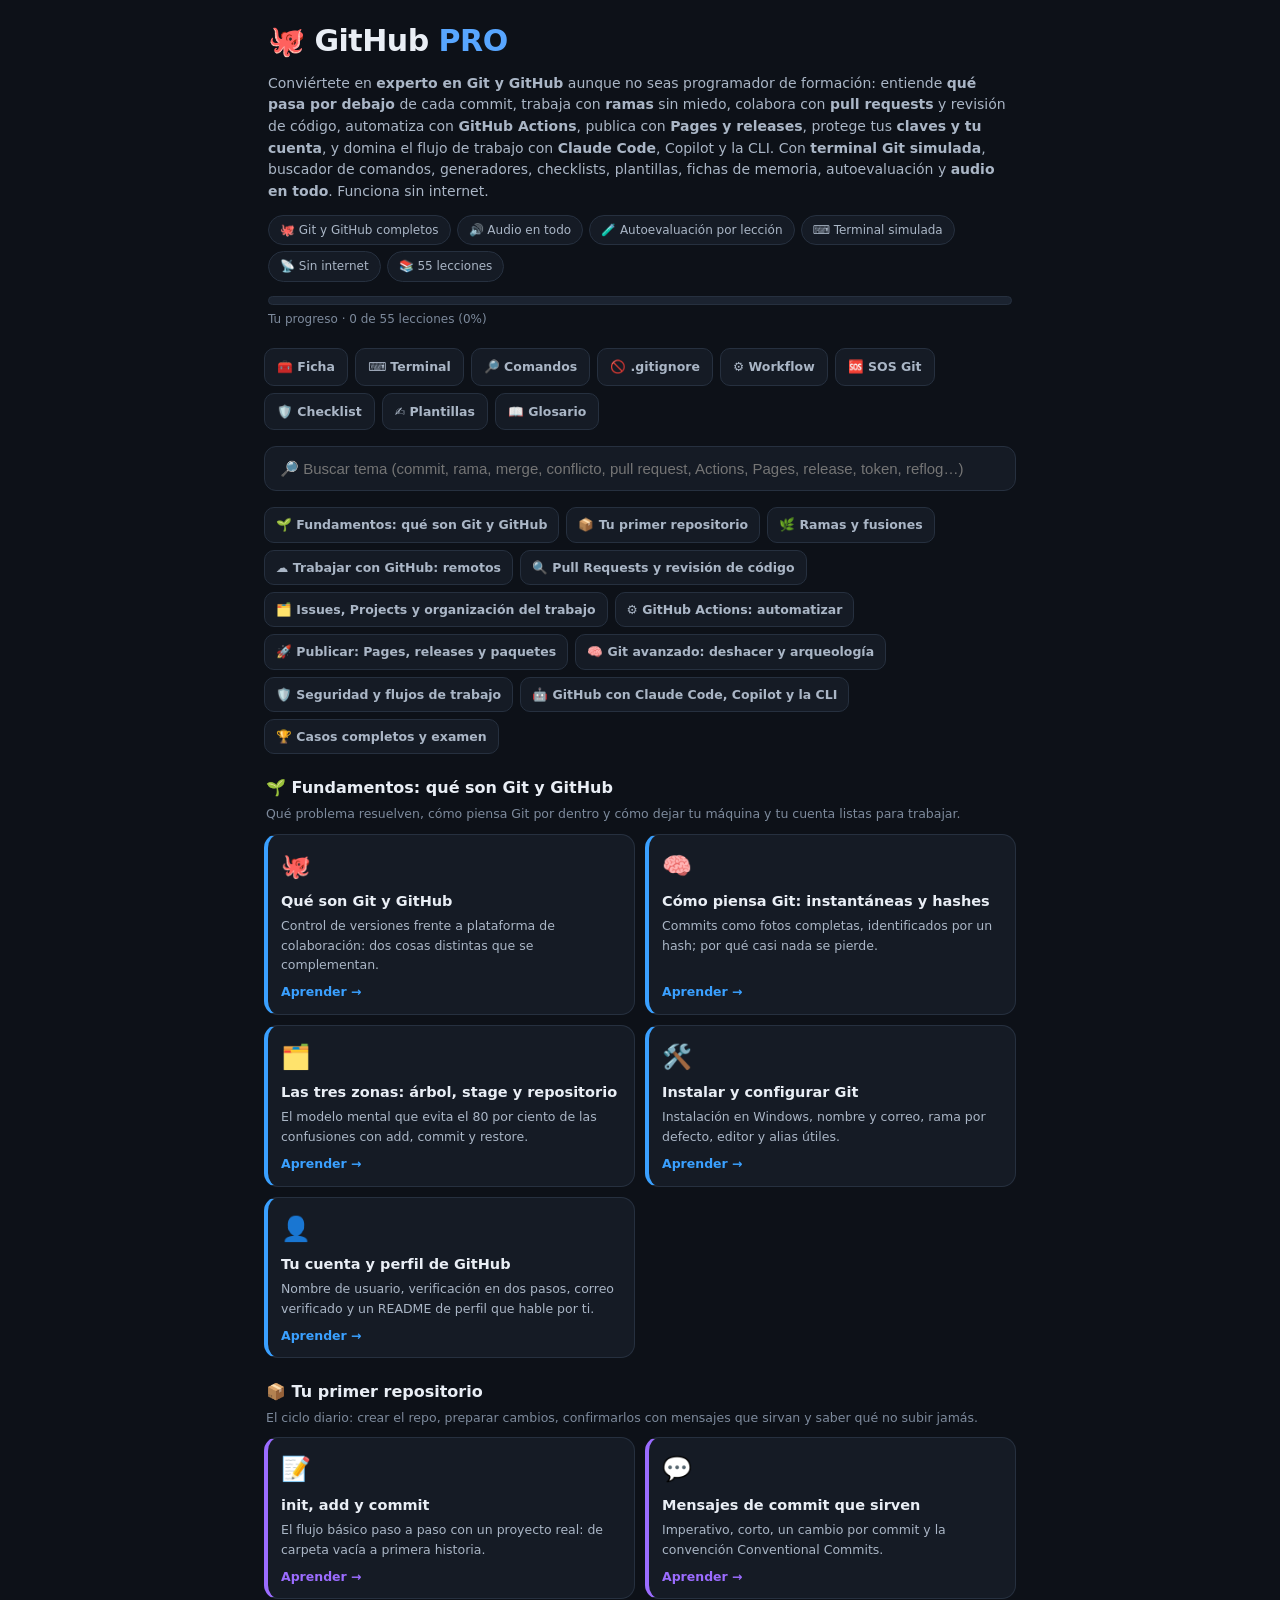
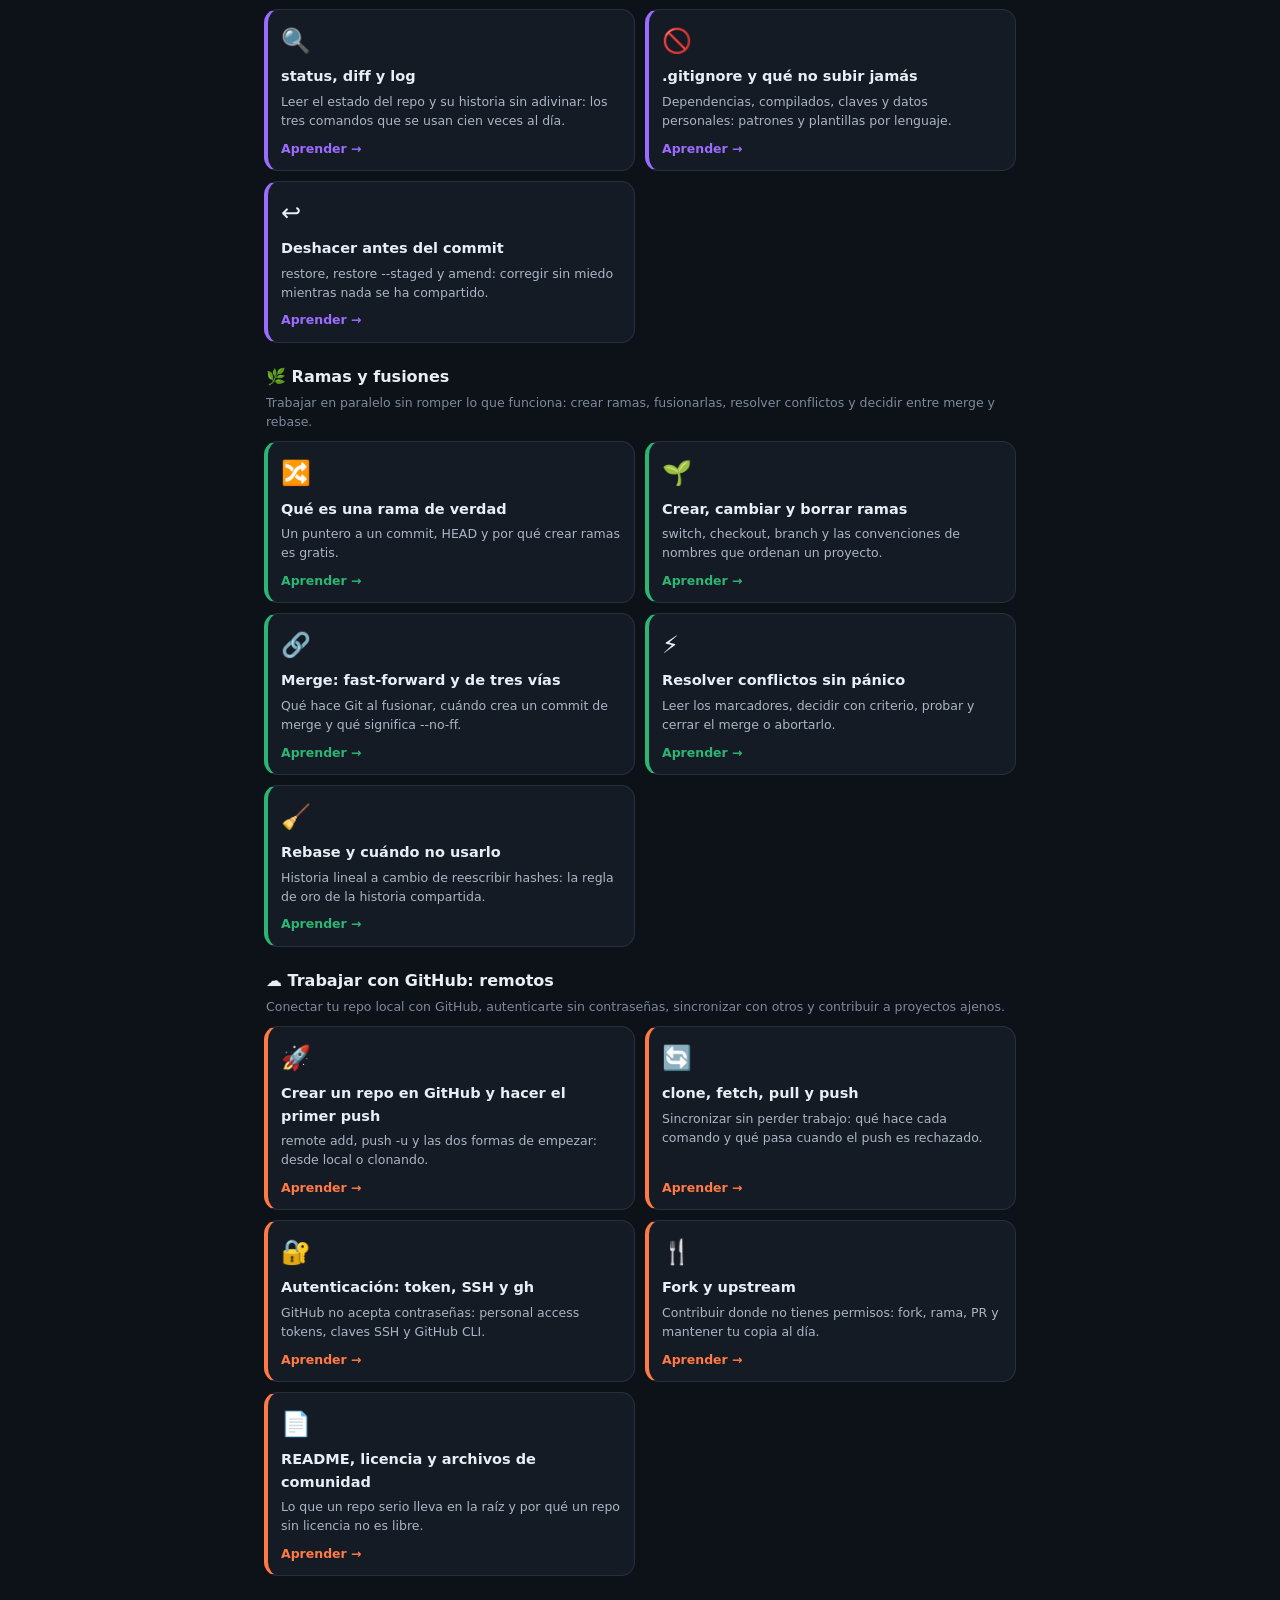
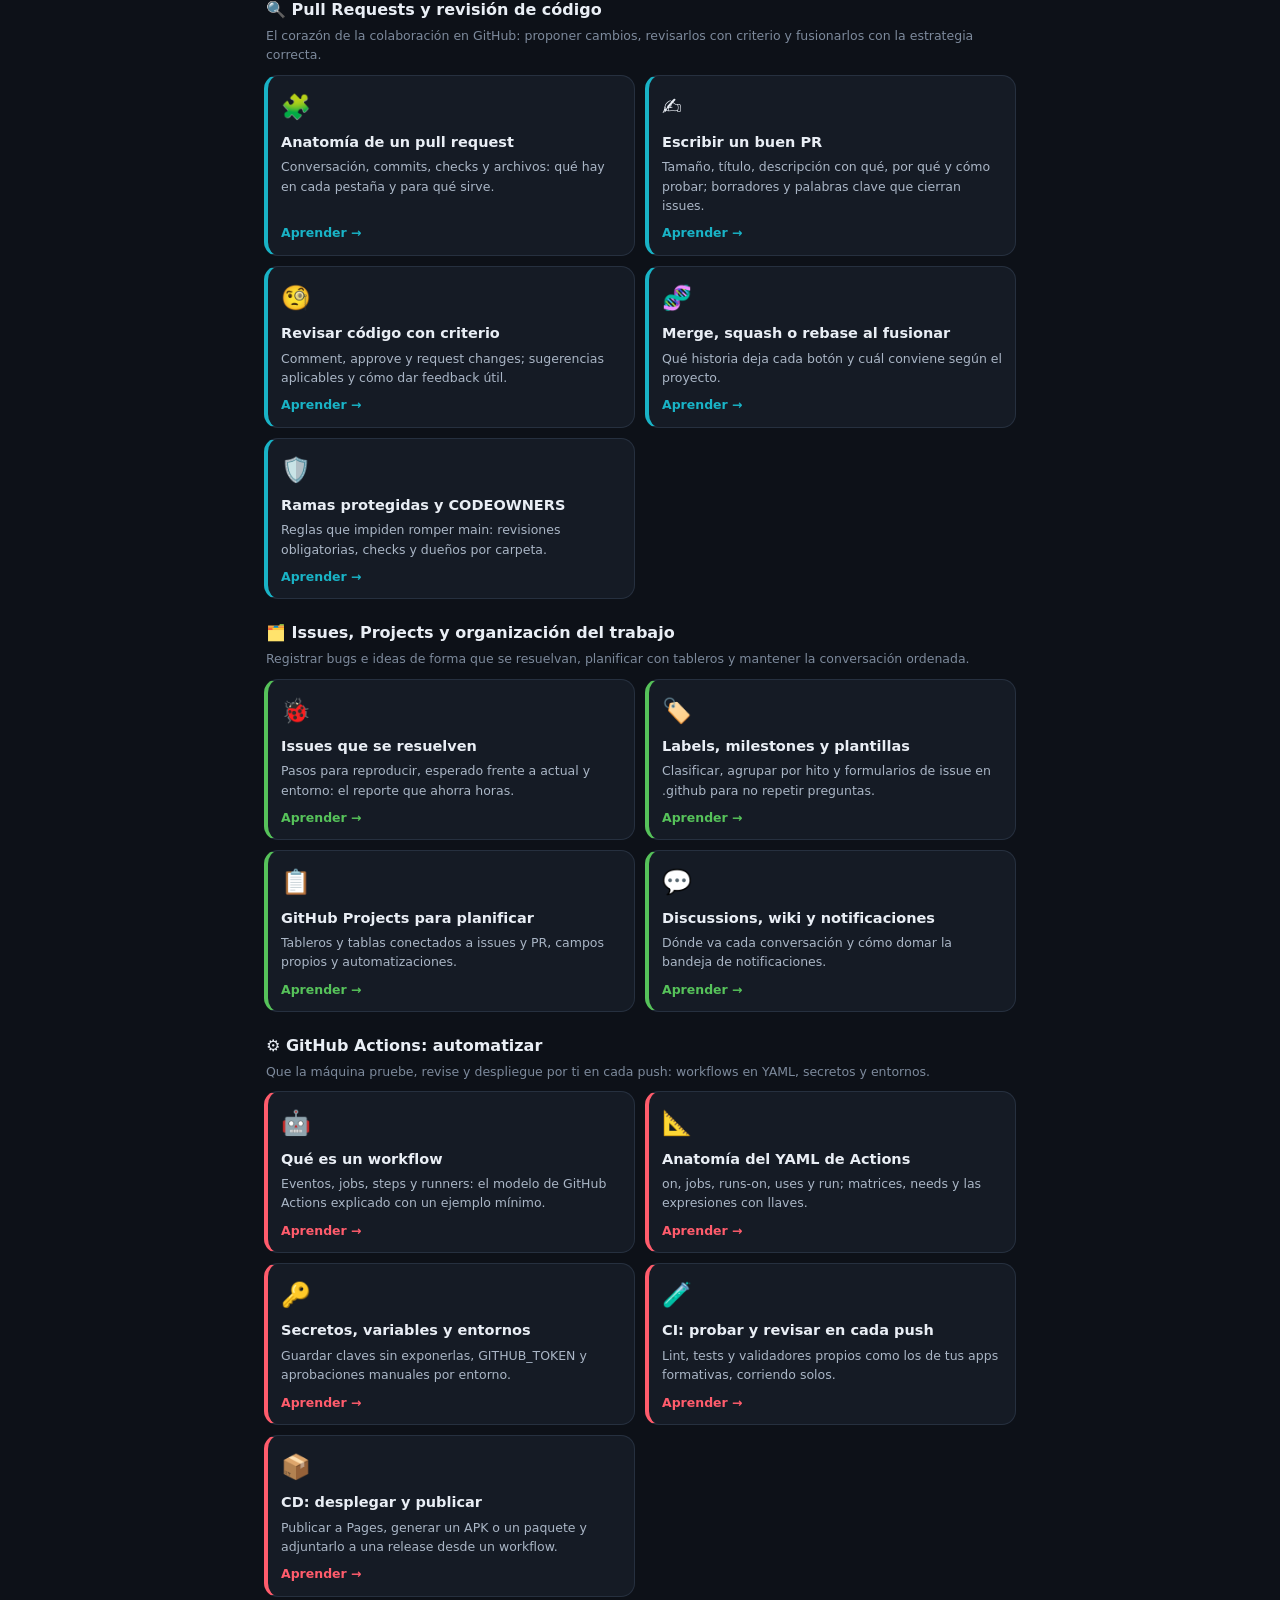
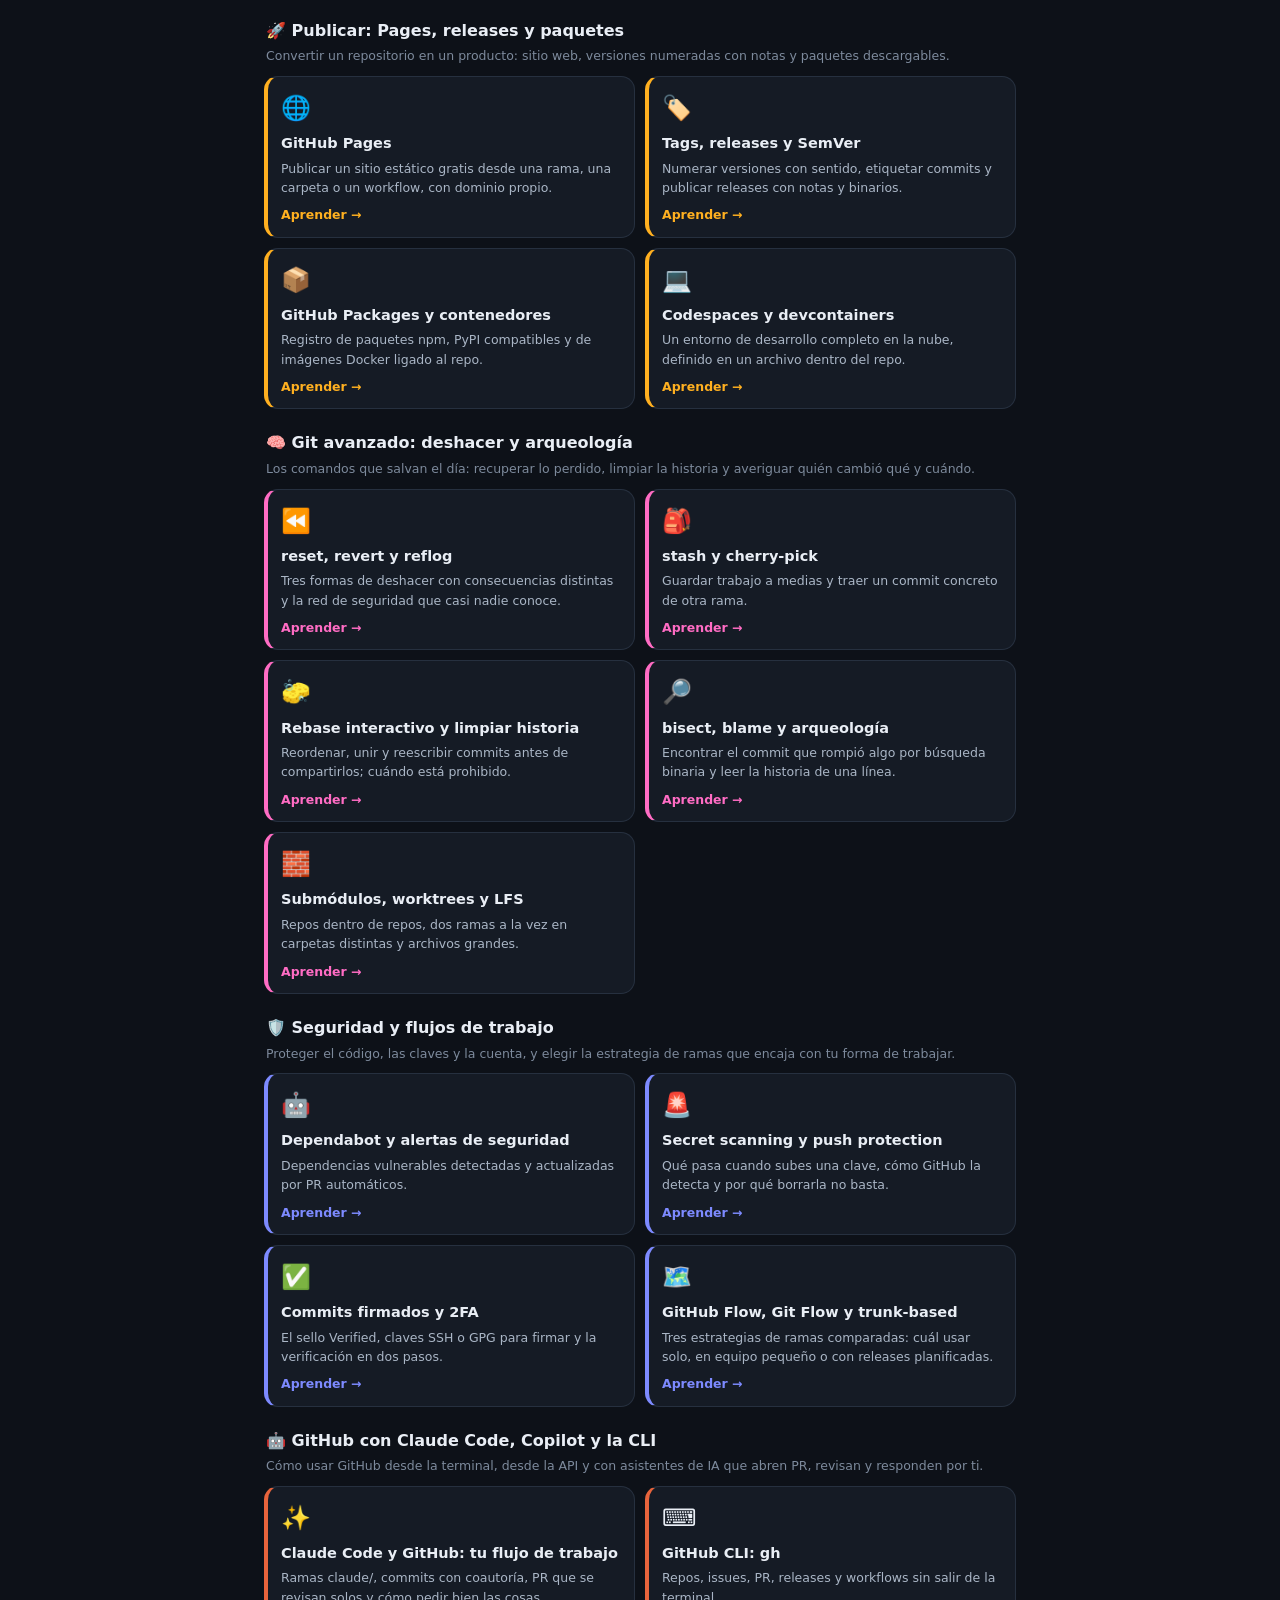
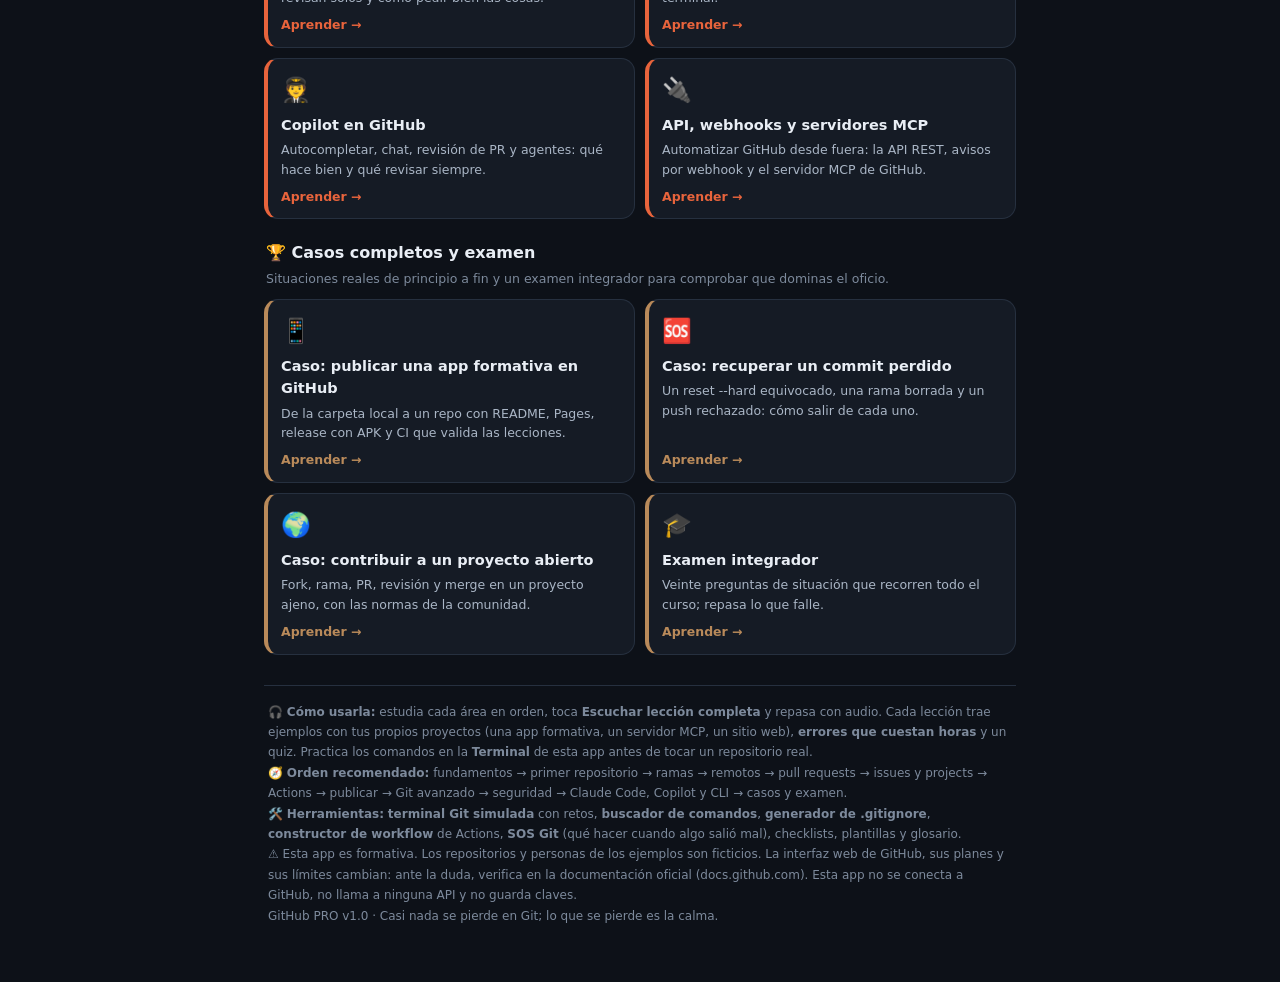
<file: assets/web/index.html>
<!DOCTYPE html>
<html lang="es">
<head>
<meta charset="UTF-8">
<meta name="viewport" content="width=device-width, initial-scale=1.0, viewport-fit=cover">
<title>GitHub PRO · De cero a experto en Git y GitHub</title>
<meta name="theme-color" content="#0d1118">
<link rel="icon" type="image/png" href="icons/icon-192.png">
<link rel="stylesheet" href="assets/styles.css">
</head>
<body>
  <div class="head">
    <h1>🐙 GitHub <span class="em">PRO</span></h1>
    <div class="lead">Conviértete en <b>experto en Git y GitHub</b> aunque no seas programador de formación: entiende <b>qué pasa por debajo</b> de cada commit, trabaja con <b>ramas</b> sin miedo, colabora con <b>pull requests</b> y revisión de código, automatiza con <b>GitHub Actions</b>, publica con <b>Pages y releases</b>, protege tus <b>claves y tu cuenta</b>, y domina el flujo de trabajo con <b>Claude Code</b>, Copilot y la CLI. Con <b>terminal Git simulada</b>, buscador de comandos, generadores, checklists, plantillas, fichas de memoria, autoevaluación y <b>audio en todo</b>. Funciona sin internet.</div>
    <div class="chips">
      <span class="chip">🐙 Git y GitHub completos</span>
      <span class="chip">🔊 Audio en todo</span>
      <span class="chip">🧪 Autoevaluación por lección</span>
      <span class="chip">⌨️ Terminal simulada</span>
      <span class="chip">📡 Sin internet</span>
      <span class="chip" id="chip-count">📚 lecciones</span>
    </div>
    <div class="progress-wrap">
      <div class="progress-bar"><div class="progress-fill" id="pfill"></div></div>
      <div class="progress-txt" id="ptxt">Tu progreso</div>
    </div>
  </div>

  <nav class="toolbar" id="tools" aria-label="Herramientas"></nav>

  <div class="search"><input id="q" type="search" placeholder="🔎 Buscar tema (commit, rama, merge, conflicto, pull request, Actions, Pages, release, token, reflog…)"></div>

  <nav class="toc" id="toc" aria-label="Indice de areas"></nav>

  <div id="home"></div>

  <div class="foot">
    🎧 <b>Cómo usarla:</b> estudia cada área en orden, toca <b>Escuchar lección completa</b> y repasa con audio. Cada lección trae ejemplos con tus propios proyectos (una app formativa, un servidor MCP, un sitio web), <b>errores que cuestan horas</b> y un quiz. Practica los comandos en la <b>Terminal</b> de esta app antes de tocar un repositorio real.<br>
    🧭 <b>Orden recomendado:</b> fundamentos → primer repositorio → ramas → remotos → pull requests → issues y projects → Actions → publicar → Git avanzado → seguridad → Claude Code, Copilot y CLI → casos y examen.<br>
    🛠️ <b>Herramientas:</b> <b>terminal Git simulada</b> con retos, <b>buscador de comandos</b>, <b>generador de .gitignore</b>, <b>constructor de workflow</b> de Actions, <b>SOS Git</b> (qué hacer cuando algo salió mal), checklists, plantillas y glosario.<br>
    ⚠️ Esta app es formativa. Los repositorios y personas de los ejemplos son ficticios. La interfaz web de GitHub, sus planes y sus límites cambian: ante la duda, verifica en la documentación oficial (docs.github.com). Esta app no se conecta a GitHub, no llama a ninguna API y no guarda claves.<br>
    GitHub PRO v1.0 · Casi nada se pierde en Git; lo que se pierde es la calma.
  </div>

  <script src="assets/catalog.js"></script>
  <script src="assets/engine.js"></script>
  <script src="assets/tools.js"></script>
  <script>
    (function () {
      var tb = document.getElementById('tools');
      Tools.paginas.forEach(function (x) {
        var a = document.createElement('a');
        a.href = x.href; a.textContent = x.t;
        tb.appendChild(a);
      });

      var home = document.getElementById('home');
      var toc = document.getElementById('toc');
      var total = 0;
      CATALOG.forEach(function (a) { total += a.lessons.length; });
      document.getElementById('chip-count').textContent = '📚 ' + total + ' lecciones';

      var read = Store.get('read', {});
      var nread = Object.keys(read).filter(function (k) { return read[k]; }).length;
      var pc = total ? Math.round(nread / total * 100) : 0;
      document.getElementById('pfill').style.width = pc + '%';
      document.getElementById('ptxt').textContent = 'Tu progreso · ' + nread + ' de ' + total + ' lecciones (' + pc + '%)';

      CATALOG.forEach(function (a, ai) {
        if (toc) {
          var tlink = document.createElement('a');
          tlink.href = '#area-' + ai;
          tlink.textContent = a.icon + ' ' + a.area;
          toc.appendChild(tlink);
        }
        var sec = document.createElement('div');
        sec.className = 'section';
        sec.id = 'area-' + ai;
        sec.innerHTML = '<div class="t">' + a.icon + ' ' + a.area + '</div><div class="sdesc">' + a.desc + '</div>';
        home.appendChild(sec);

        var grid = document.createElement('div');
        grid.className = 'grid';
        a.lessons.forEach(function (l) {
          var done = read[l.id];
          var card = document.createElement('a');
          card.className = 'card';
          card.href = 'lesson.html?l=' + l.id;
          card.style.setProperty('--acc', 'var(--' + a.acc + ')');
          card.innerHTML =
            '<div class="ico">' + l.icon + '</div>' +
            (done ? '<span class="done">✓ leída</span>' : '') +
            '<div class="ct">' + l.t + '</div>' +
            '<div class="cd">' + l.d + '</div>' +
            '<div class="go">Aprender →</div>';
          grid.appendChild(card);
        });
        home.appendChild(grid);
      });

      var q = document.getElementById('q');
      q.addEventListener('input', function () {
        var s = q.value.toLowerCase().trim();
        if (toc) toc.style.display = s ? 'none' : '';
        document.querySelectorAll('a.card').forEach(function (c) {
          c.style.display = (!s || c.textContent.toLowerCase().indexOf(s) >= 0) ? '' : 'none';
        });
        document.querySelectorAll('.section').forEach(function (sec) {
          var grid = sec.nextElementSibling;
          var any = [].some.call(grid.querySelectorAll('a.card'), function (c) { return c.style.display !== 'none'; });
          sec.style.display = any ? '' : 'none';
          grid.style.display = any ? '' : 'none';
        });
      });
    })();
  </script>
</body>
</html>
</file>
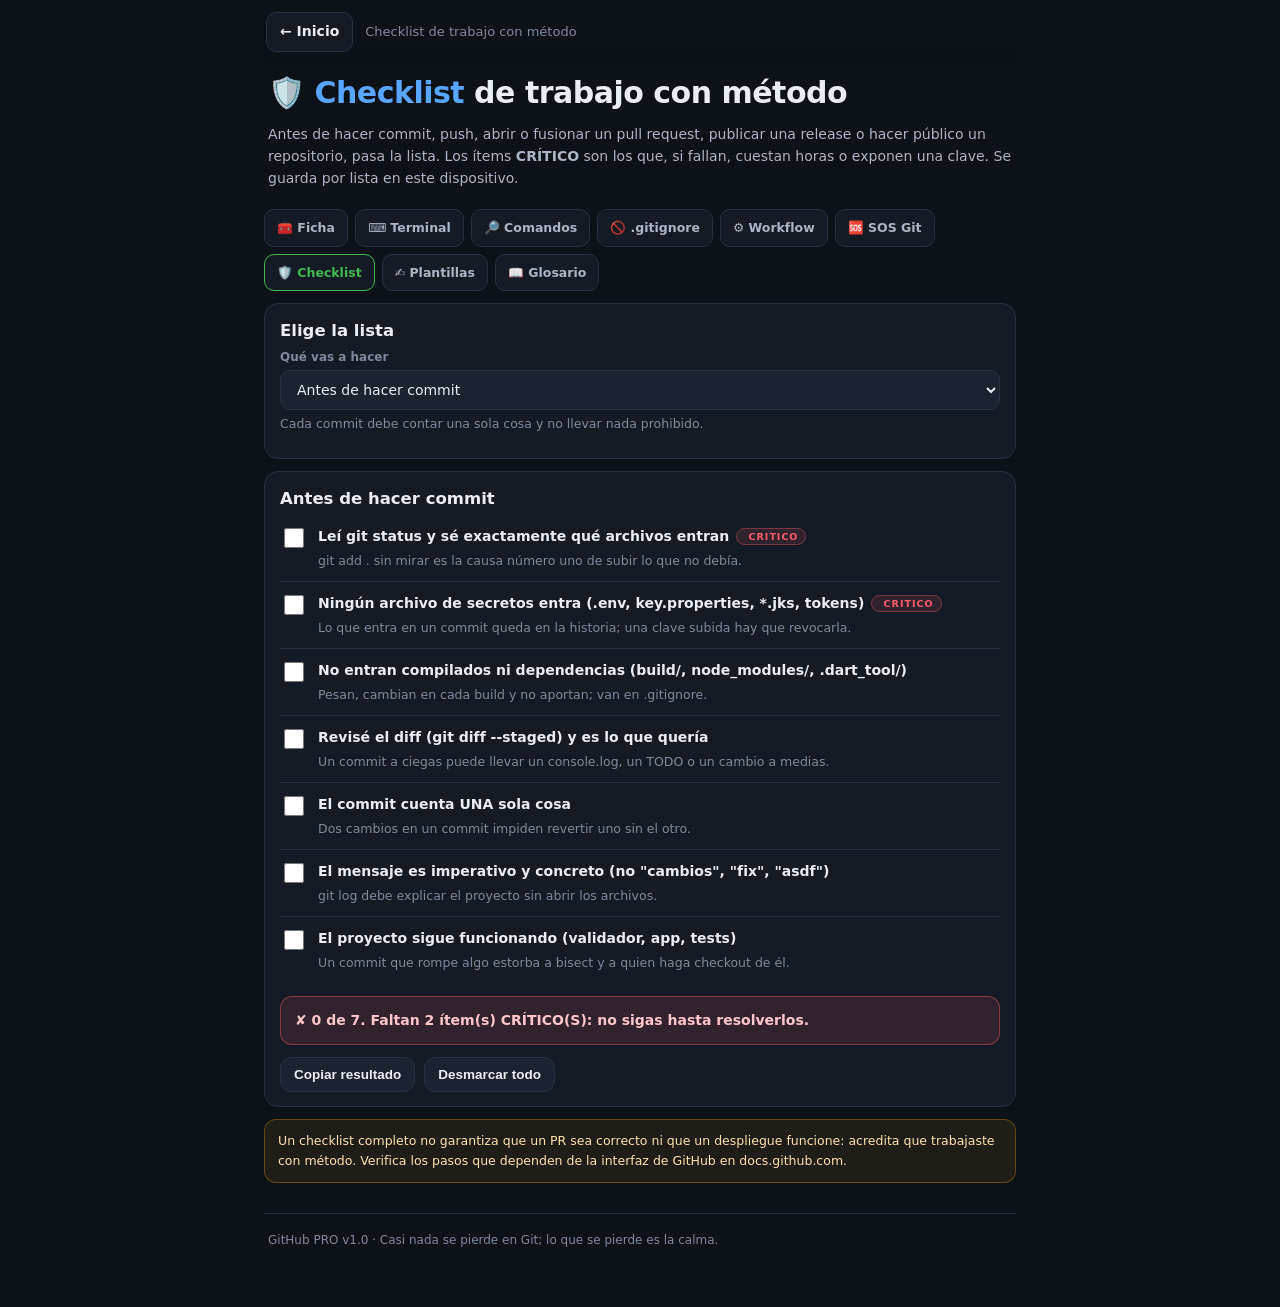
<file: assets/web/checklist.html>
<!DOCTYPE html>
<html lang="es">
<head>
<meta charset="UTF-8">
<meta name="viewport" content="width=device-width, initial-scale=1.0, viewport-fit=cover">
<title>Checklist · GitHub PRO</title>
<meta name="theme-color" content="#0d1118">
<link rel="icon" type="image/png" href="icons/icon-192.png">
<link rel="stylesheet" href="assets/styles.css">
</head>
<body>
  <div class="topbar">
    <a class="back" href="index.html">← Inicio</a>
    <div class="tt">Checklist de trabajo con método</div>
  </div>

  <div class="head" style="padding-top:6px">
    <h1>🛡️ <span class="em">Checklist</span> de trabajo con método</h1>
    <div class="lead">Antes de hacer commit, push, abrir o fusionar un pull request, publicar una release o hacer público un repositorio, pasa la lista. Los ítems <b>CRÍTICO</b> son los que, si fallan, cuestan horas o exponen una clave. Se guarda por lista en este dispositivo.</div>
  </div>

  <div id="nav"></div>

  <div class="tpanel">
    <h2>Elige la lista</h2>
    <div class="field wide">
      <label>Qué vas a hacer</label>
      <select id="tipo"></select>
    </div>
    <div class="thelp" id="tdesc"></div>
  </div>

  <div class="tpanel">
    <h2 id="ttitle"></h2>
    <div id="items"></div>
    <div id="verdict"></div>
    <div class="btnrow">
      <button class="btn ghost sm" type="button" id="exp">Copiar resultado</button>
      <button class="btn ghost sm" type="button" id="reset">Desmarcar todo</button>
    </div>
    <div class="copied" id="aviso" style="display:none"></div>
  </div>

  <div class="warnbox">Un checklist completo no garantiza que un PR sea correcto ni que un despliegue funcione: acredita que trabajaste con método. Verifica los pasos que dependen de la interfaz de GitHub en docs.github.com.</div>

  <div class="foot">GitHub PRO v1.0 · Casi nada se pierde en Git; lo que se pierde es la calma.</div>

  <script src="assets/engine.js"></script>
  <script src="assets/tools.js"></script>
  <script>
  (function () {
    document.getElementById('nav').appendChild(Tools.nav('checklist.html'));
    var esc = Tools.esc;

    var LISTAS = [
      { k: 'commit', t: 'Antes de hacer commit', d: 'Cada commit debe contar una sola cosa y no llevar nada prohibido.', items: [
        { q: 'Leí git status y sé exactamente qué archivos entran', w: 'git add . sin mirar es la causa número uno de subir lo que no debía.', c: true },
        { q: 'Ningún archivo de secretos entra (.env, key.properties, *.jks, tokens)', w: 'Lo que entra en un commit queda en la historia; una clave subida hay que revocarla.', c: true },
        { q: 'No entran compilados ni dependencias (build/, node_modules/, .dart_tool/)', w: 'Pesan, cambian en cada build y no aportan; van en .gitignore.' },
        { q: 'Revisé el diff (git diff --staged) y es lo que quería', w: 'Un commit a ciegas puede llevar un console.log, un TODO o un cambio a medias.' },
        { q: 'El commit cuenta UNA sola cosa', w: 'Dos cambios en un commit impiden revertir uno sin el otro.' },
        { q: 'El mensaje es imperativo y concreto (no "cambios", "fix", "asdf")', w: 'git log debe explicar el proyecto sin abrir los archivos.' },
        { q: 'El proyecto sigue funcionando (validador, app, tests)', w: 'Un commit que rompe algo estorba a bisect y a quien haga checkout de él.' }
      ] },
      { k: 'push', t: 'Antes de hacer push', d: 'Lo que subes lo verán otros y no se puede "des-subir" con limpieza.', items: [
        { q: 'Estoy en la rama correcta (git branch muestra * en la que espero)', w: 'Un push a main desde una rama de trabajo salta el PR y la revisión.', c: true },
        { q: 'No voy a hacer push --force a una rama compartida', w: 'Sobrescribe commits ajenos. En rama propia rebasada, solo --force-with-lease.', c: true },
        { q: 'Hice git fetch y sé si el remoto tiene commits nuevos', w: 'Evita el rechazo non-fast-forward y te obliga a integrar antes.' },
        { q: 'Los commits que subo no incluyen historia que quería limpiar (WIP, pruebas)', w: 'Después del push, limpiar obliga a reescribir historia compartida.' },
        { q: 'La rama tiene un nombre que explica la tarea (feature/, fix/, claude/)', w: 'Las ramas se comparten y se listan: "prueba2" no dice nada.' },
        { q: 'Si es la primera vez, uso -u para fijar el upstream', w: 'Así los siguientes push y pull no necesitan argumentos.' }
      ] },
      { k: 'pr', t: 'Antes de abrir un pull request', d: 'Un PR pequeño y bien descrito se revisa en minutos; uno grande y mudo, nunca.', items: [
        { q: 'El PR hace UNA cosa y es razonablemente pequeño', w: 'Los PR grandes se aprueban sin leer o se abandonan.', c: true },
        { q: 'La descripción dice qué cambia, por qué y cómo probarlo', w: 'El revisor no debería reconstruir tu intención a partir del diff.', c: true },
        { q: 'Enlacé el issue con Closes #n / Fixes #n si corresponde', w: 'Cierra el issue al fusionar y deja trazabilidad.' },
        { q: 'Miré Files changed yo mismo antes de pedir revisión', w: 'Es la revisión más barata: encuentras archivos sobrantes y cambios accidentales.' },
        { q: 'Los checks de CI están en verde (o expliqué por qué no)', w: 'Un PR en rojo no debería pedir revisión humana.' },
        { q: 'Actualicé la rama con main si estaba muy atrasada', w: 'Evita conflictos de última hora al fusionar.' },
        { q: 'Si no está listo, lo abrí como Draft', w: 'Evita que alguien lo fusione a medias.' },
        { q: 'Asigné revisor, labels y proyecto', w: 'Sin revisor asignado, el PR no es de nadie.' }
      ] },
      { k: 'review', t: 'Antes de aprobar o fusionar un PR (incluidos los de Claude Code)', d: 'Aprobar es asumir el cambio como propio.', items: [
        { q: 'Leí el diff COMPLETO en Files changed, no solo el resumen', w: 'Un asistente o un compañero pueden equivocarse con total confianza.', c: true },
        { q: 'Busqué secretos, rutas locales y archivos que no deberían estar', w: 'Los PR automáticos pueden arrastrar archivos de trabajo.', c: true },
        { q: 'Probé el cambio (bajé la rama, corrí la app o el validador)', w: 'El diff dice qué cambió; solo la ejecución dice si funciona.' },
        { q: 'Los checks obligatorios están en verde y no hay conflictos', w: 'GitHub lo muestra en la cabecera del PR.' },
        { q: 'Respondí o resolví todos los hilos de conversación', w: 'Un hilo abierto es una pregunta sin contestar.' },
        { q: 'Elegí la estrategia de merge acordada (squash, merge, rebase)', w: 'Mezclarlas ensucia la historia de main.' },
        { q: 'Borraré la rama al fusionar (o entiendo por qué no)', w: 'Las ramas fusionadas que quedan confunden a todos.' }
      ] },
      { k: 'release', t: 'Antes de publicar una release', d: 'Una release es una promesa: lo que descargue el usuario debe funcionar.', items: [
        { q: 'La versión sigue SemVer y sube el número correcto (MAJOR/MINOR/PATCH)', w: 'Una versión mal numerada confunde a quien actualiza.', c: true },
        { q: 'El tag apunta al commit correcto de main (git log -1 v1.2.0)', w: 'Un tag en la rama equivocada publica código no revisado.', c: true },
        { q: 'El binario adjunto (APK) se construyó desde ese mismo commit', w: 'Un APK viejo con un tag nuevo es un bug difícil de rastrear.', c: true },
        { q: 'Las notas listan qué cambió (generadas desde los PR y revisadas)', w: 'El usuario decide actualizar leyendo las notas.' },
        { q: 'No adjunto claves ni archivos de firma; el binario no lleva secretos embebidos', w: 'Una release es pública y descargable por cualquiera.' },
        { q: 'Actualicé README o CHANGELOG si cambió la instalación o el uso', w: 'La documentación desactualizada genera issues repetidos.' },
        { q: 'Probé el binario descargado desde la release en un dispositivo limpio', w: 'Lo que funciona en tu máquina no siempre funciona desde cero.' }
      ] },
      { k: 'publico', t: 'Antes de hacer público un repositorio', d: 'Público significa indexado, clonable y copiado para siempre.', items: [
        { q: 'Revisé TODA la historia en busca de secretos (git log -p | grep, secret scanning)', w: 'Un secreto en un commit antiguo queda expuesto al instante.', c: true },
        { q: 'No hay datos personales ni de terceros (expedientes, fotos, correos)', w: 'La privacidad de otros no es tuya para publicar.', c: true },
        { q: 'Hay LICENSE elegida a conciencia', w: 'Sin licencia, nadie puede reutilizar tu código legalmente aunque sea público.' },
        { q: 'README explica qué es, cómo instalar y cómo contribuir', w: 'Es la portada del proyecto.' },
        { q: 'main está protegida (PR obligatorio, checks, sin force push)', w: 'Un repo público recibe PR y forks; protege la rama principal.' },
        { q: 'Dependabot y secret scanning están activados en Security', w: 'Detectan problemas antes que un desconocido.' },
        { q: 'Plantillas de issue y PR en .github (opcional pero útil)', w: 'Ahorran preguntas repetidas.' }
      ] },
      { k: 'claude', t: 'Antes de pedirle un cambio a Claude Code', d: 'Un buen pedido produce un buen PR; uno vago, una tarde perdida.', items: [
        { q: 'main está protegida y el asistente trabaja en rama propia (claude/...)', w: 'Así nada entra sin PR ni revisión.', c: true },
        { q: 'No incluí secretos ni datos reales en el prompt', w: 'Lo que escribes puede acabar en un commit o un log.', c: true },
        { q: 'CLAUDE.md tiene las reglas del proyecto (estructura, validador, qué no tocar)', w: 'El asistente las lee al empezar; ahorra correcciones.' },
        { q: 'El pedido nombra archivos, criterio de aceptación y cómo validar', w: '"Mejora la app" no es un pedido; "añade 3 lecciones al área 4 y valida con scripts/validar.js" sí.' },
        { q: 'Dije si quiero PR, solo commits o solo un plan', w: 'Evita PR sorpresa o trabajo sin registro.' },
        { q: 'Reservé tiempo para revisar el diff yo mismo', w: 'La revisión humana es parte del flujo, no un extra.' }
      ] }
    ];

    var sel = document.getElementById('tipo');
    LISTAS.forEach(function (l) { var o = document.createElement('option'); o.value = l.k; o.textContent = l.t; sel.appendChild(o); });
    var pedido = new URLSearchParams(location.search).get('lista');
    if (pedido && LISTAS.some(function (l) { return l.k === pedido; })) sel.value = pedido;
    var actual = null;

    function estado() { return Store.get('chk:' + actual.k, {}); }
    function pintar() {
      actual = LISTAS.filter(function (l) { return l.k === sel.value; })[0];
      document.getElementById('tdesc').textContent = actual.d;
      document.getElementById('ttitle').textContent = actual.t;
      var box = document.getElementById('items'); box.innerHTML = '';
      var st = estado();
      actual.items.forEach(function (it, i) {
        var row = document.createElement('label');
        row.className = 'chk' + (it.c ? ' crit' : '');
        row.innerHTML = '<input type="checkbox" ' + (st[i] ? 'checked' : '') + '><div class="cx"><div class="cq">' + esc(it.q) + '</div><div class="cw">' + esc(it.w) + '</div></div>';
        row.querySelector('input').onchange = function (e) { var s = estado(); s[i] = e.target.checked; Store.set('chk:' + actual.k, s); veredicto(); };
        box.appendChild(row);
      });
      veredicto();
    }
    function veredicto() {
      var st = estado(), tot = actual.items.length, ok = 0, critFalta = 0;
      actual.items.forEach(function (it, i) { if (st[i]) ok++; else if (it.c) critFalta++; });
      var v = document.getElementById('verdict'); v.innerHTML = '';
      if (ok === tot) v.appendChild(Tools.verdict('ok', '✔ ' + ok + ' de ' + tot + '. Lista completa: adelante.'));
      else if (critFalta) v.appendChild(Tools.verdict('bad', '✘ ' + ok + ' de ' + tot + '. Faltan ' + critFalta + ' ítem(s) CRÍTICO(S): no sigas hasta resolverlos.'));
      else v.appendChild(Tools.verdict('warn', '⚠ ' + ok + ' de ' + tot + '. Los críticos están; revisa lo que falta.'));
    }
    sel.onchange = pintar;
    document.getElementById('reset').onclick = function () { Store.set('chk:' + actual.k, {}); pintar(); };
    document.getElementById('exp').onclick = function () {
      var st = estado();
      var txt = 'CHECKLIST: ' + actual.t + '\nProyecto: ' + Proyecto.v('repo', '(sin ficha)') + ' · ' + new Date().toLocaleDateString() + '\n\n' +
        actual.items.map(function (it, i) { return (st[i] ? '[x] ' : '[ ] ') + it.q + (it.c ? ' (CRÍTICO)' : ''); }).join('\n');
      Tools.copiar(txt, document.getElementById('aviso'));
    };
    pintar();
  })();
  </script>
</body>
</html>
</file>
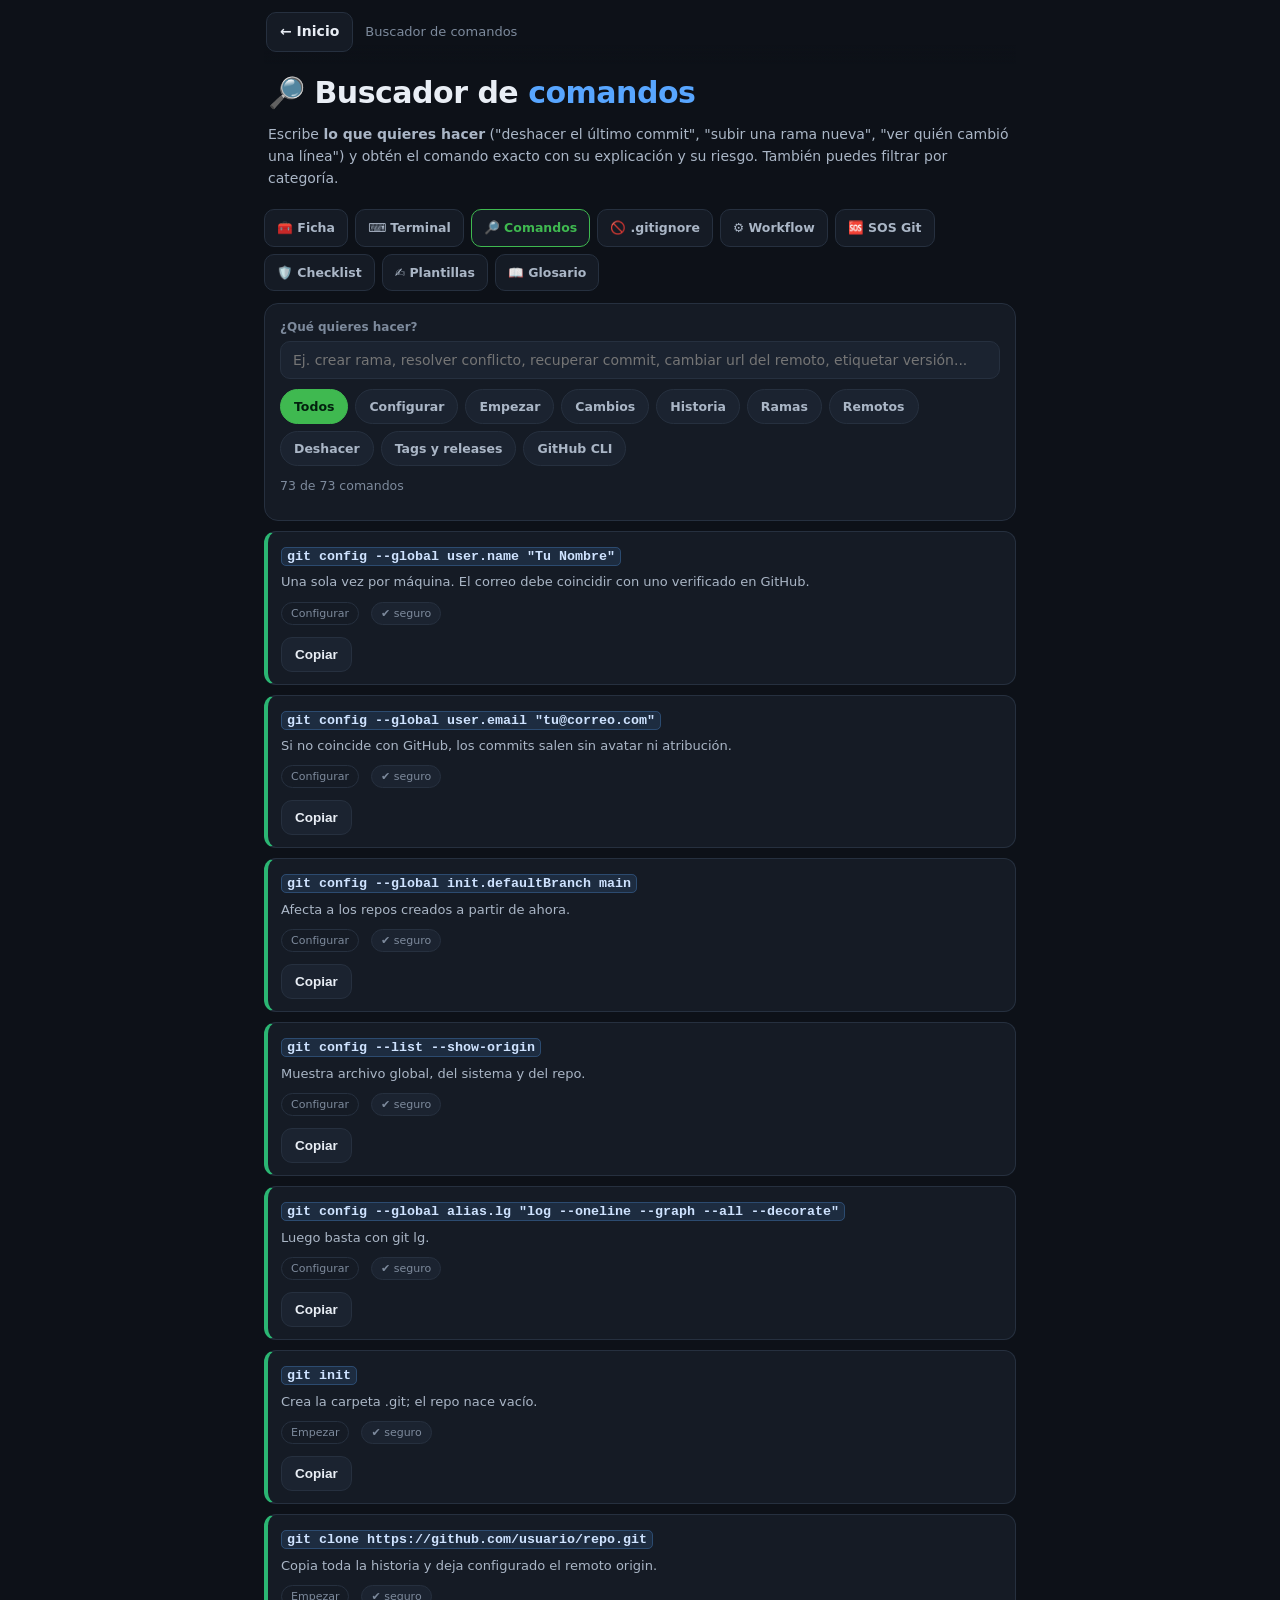
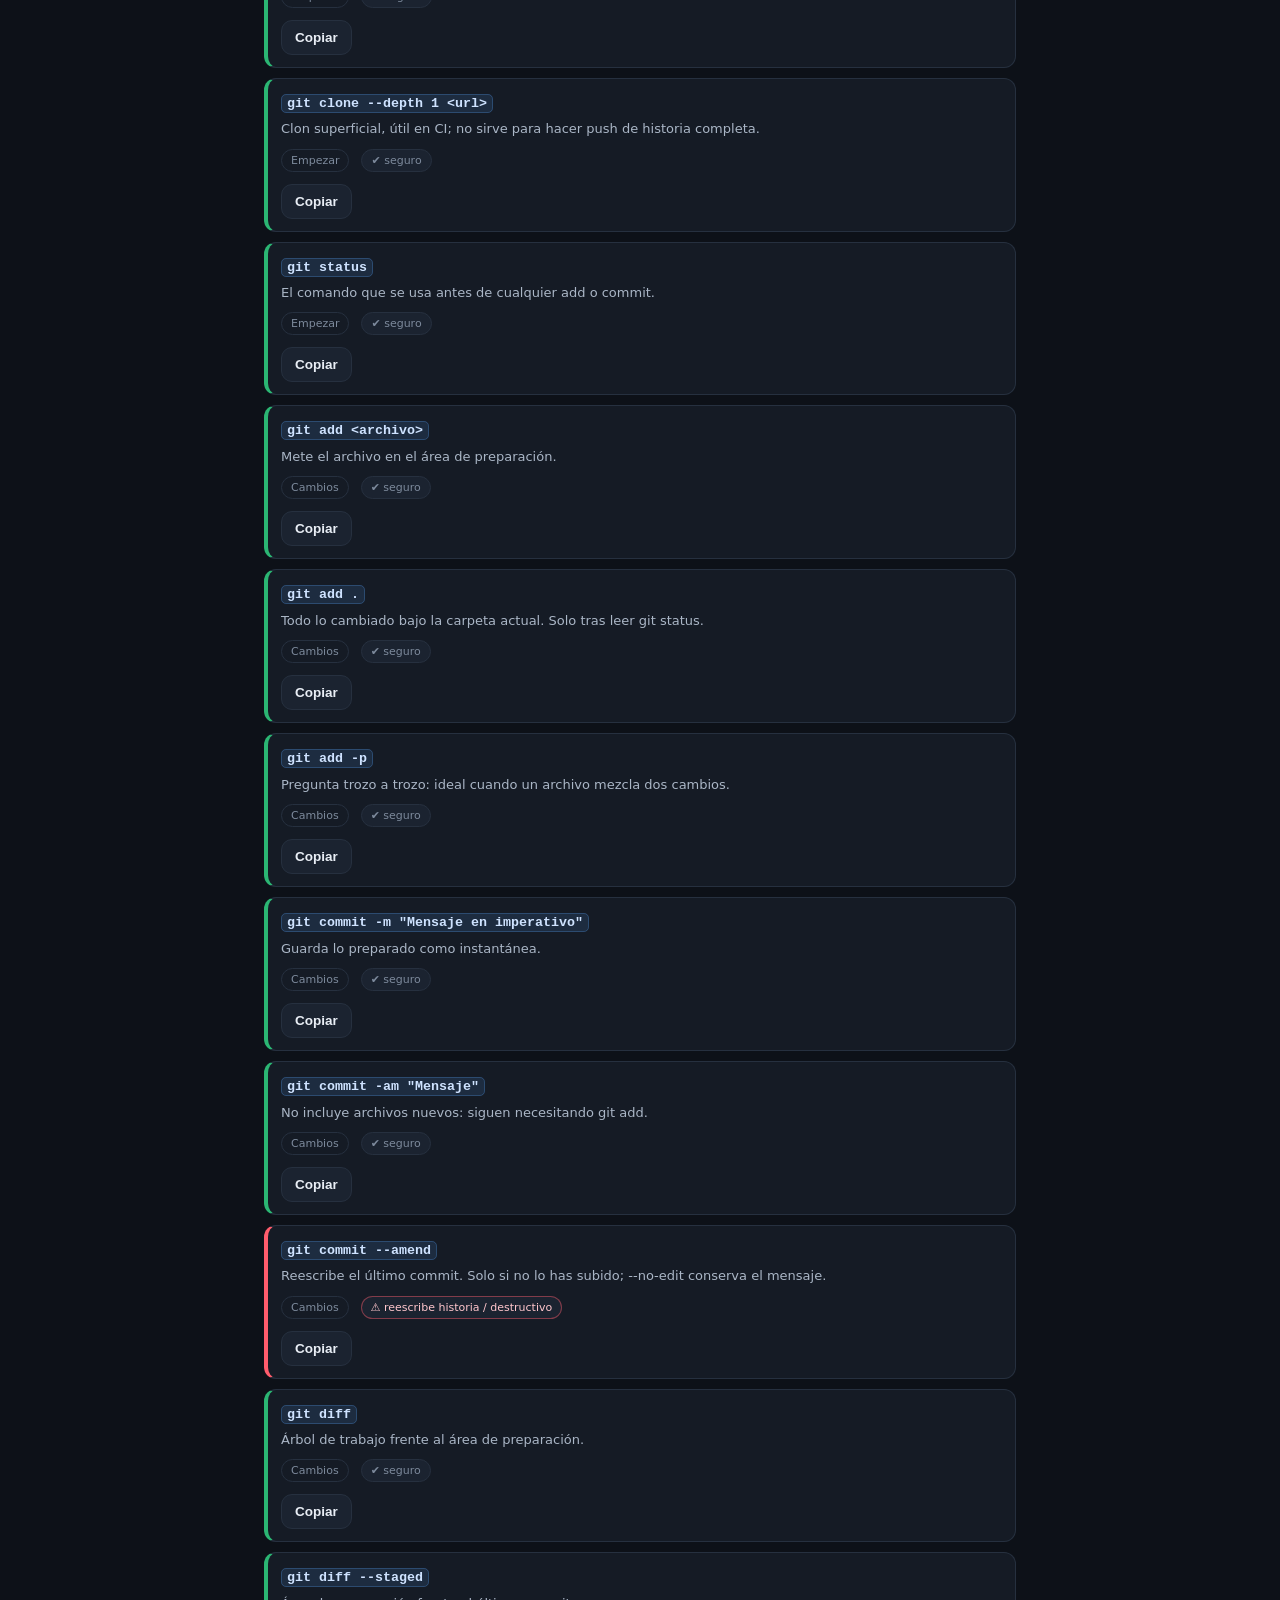
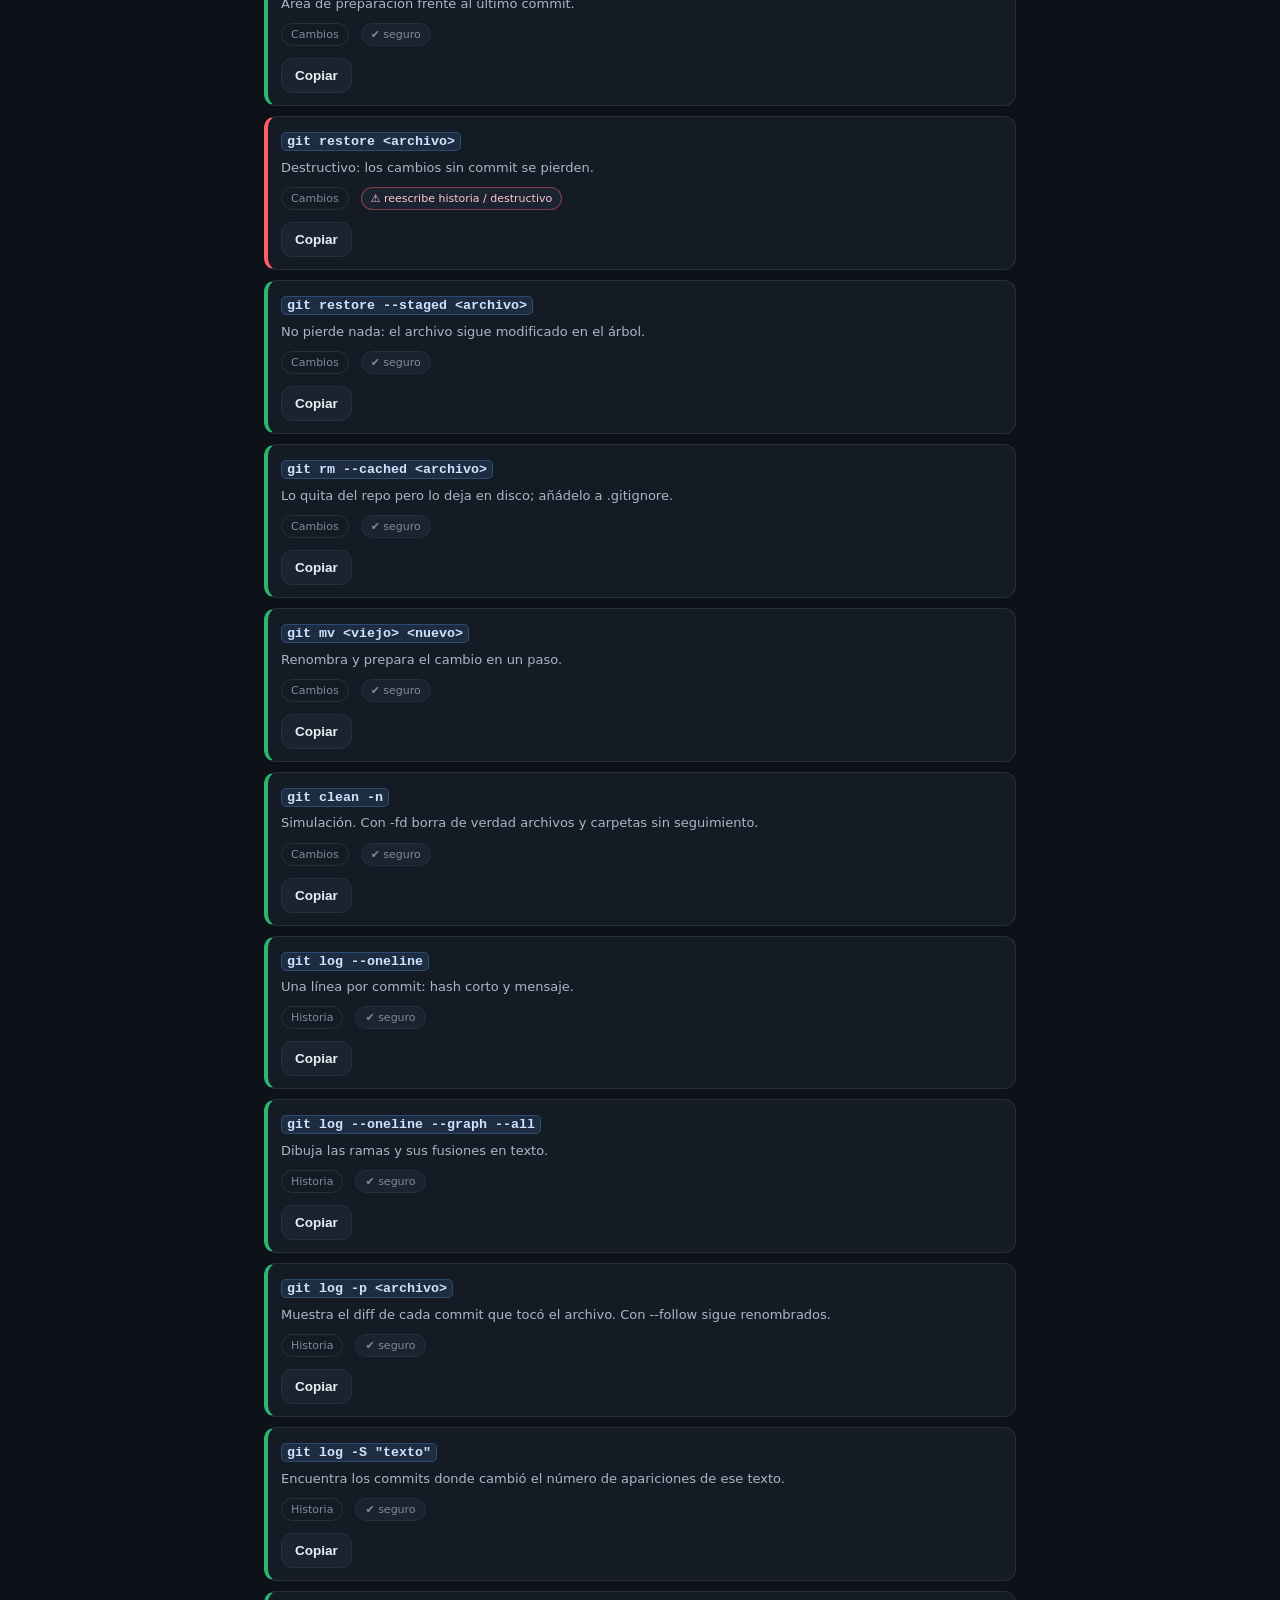
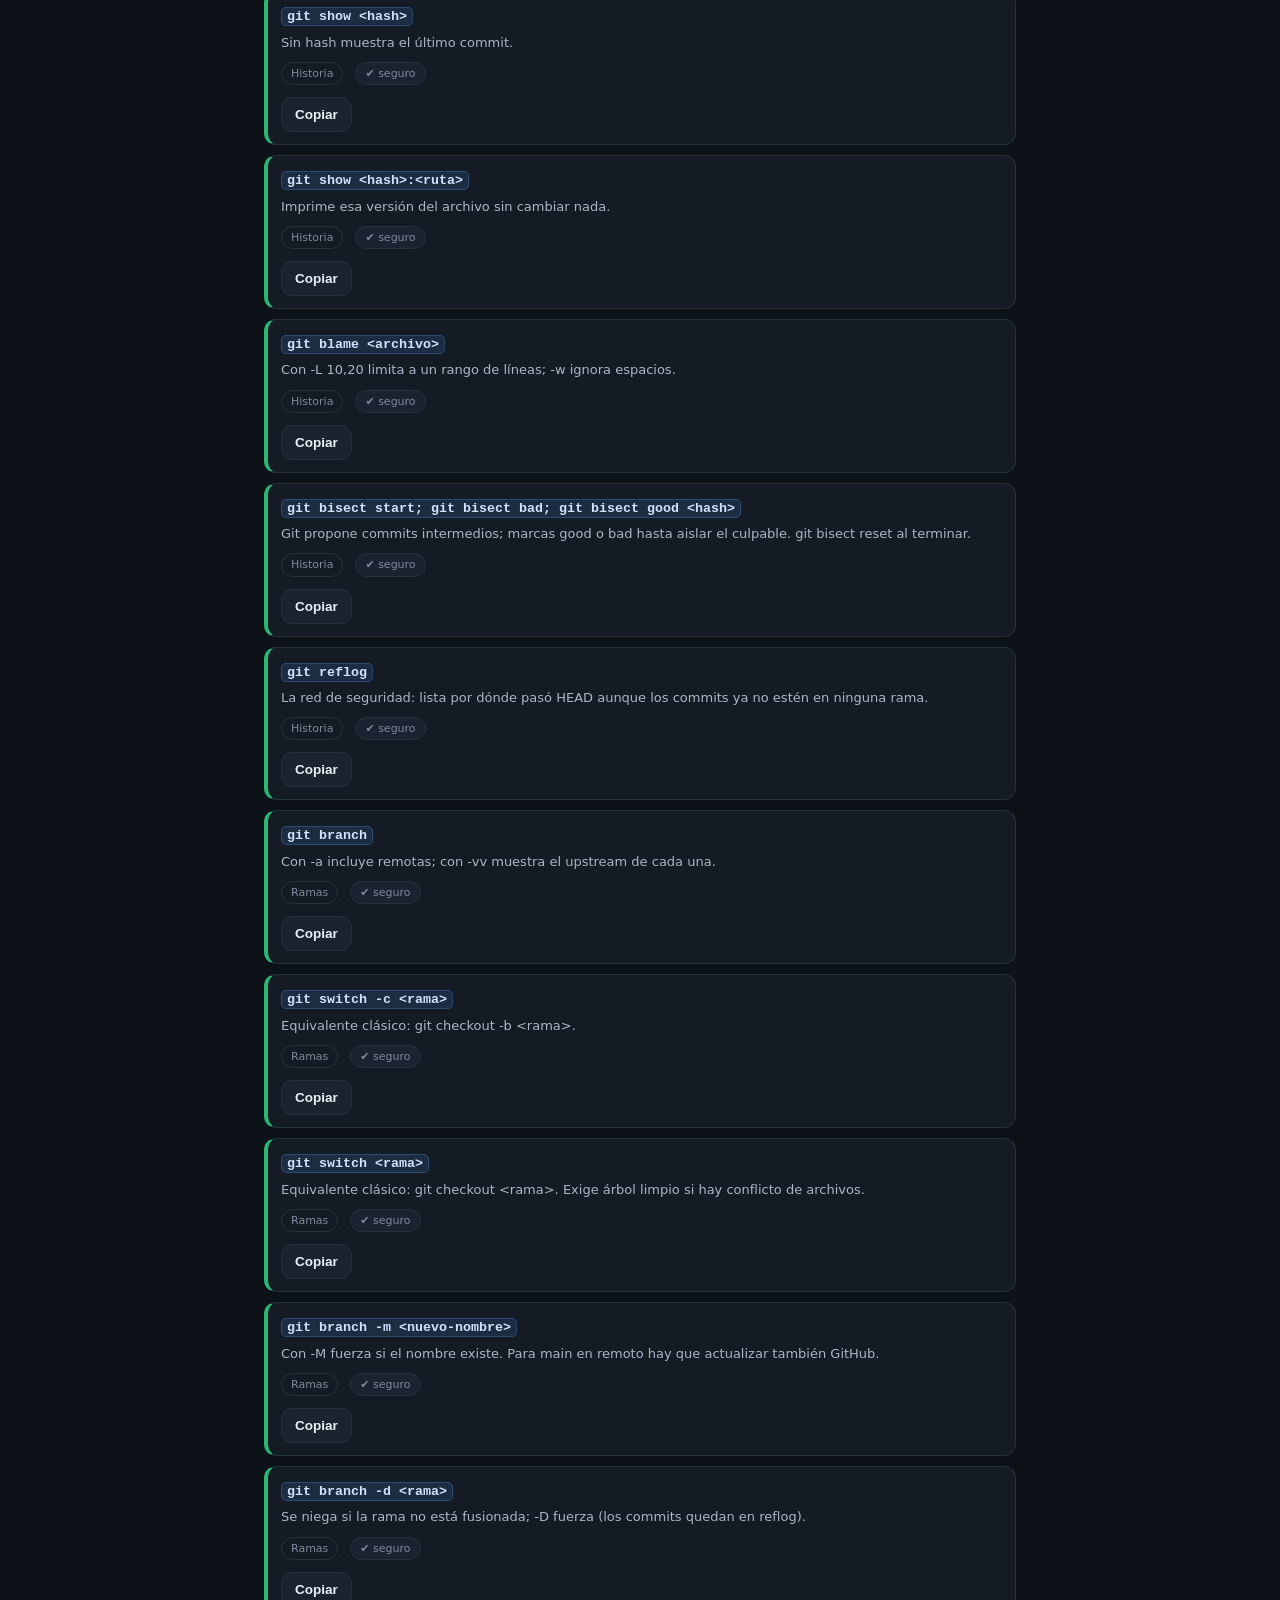
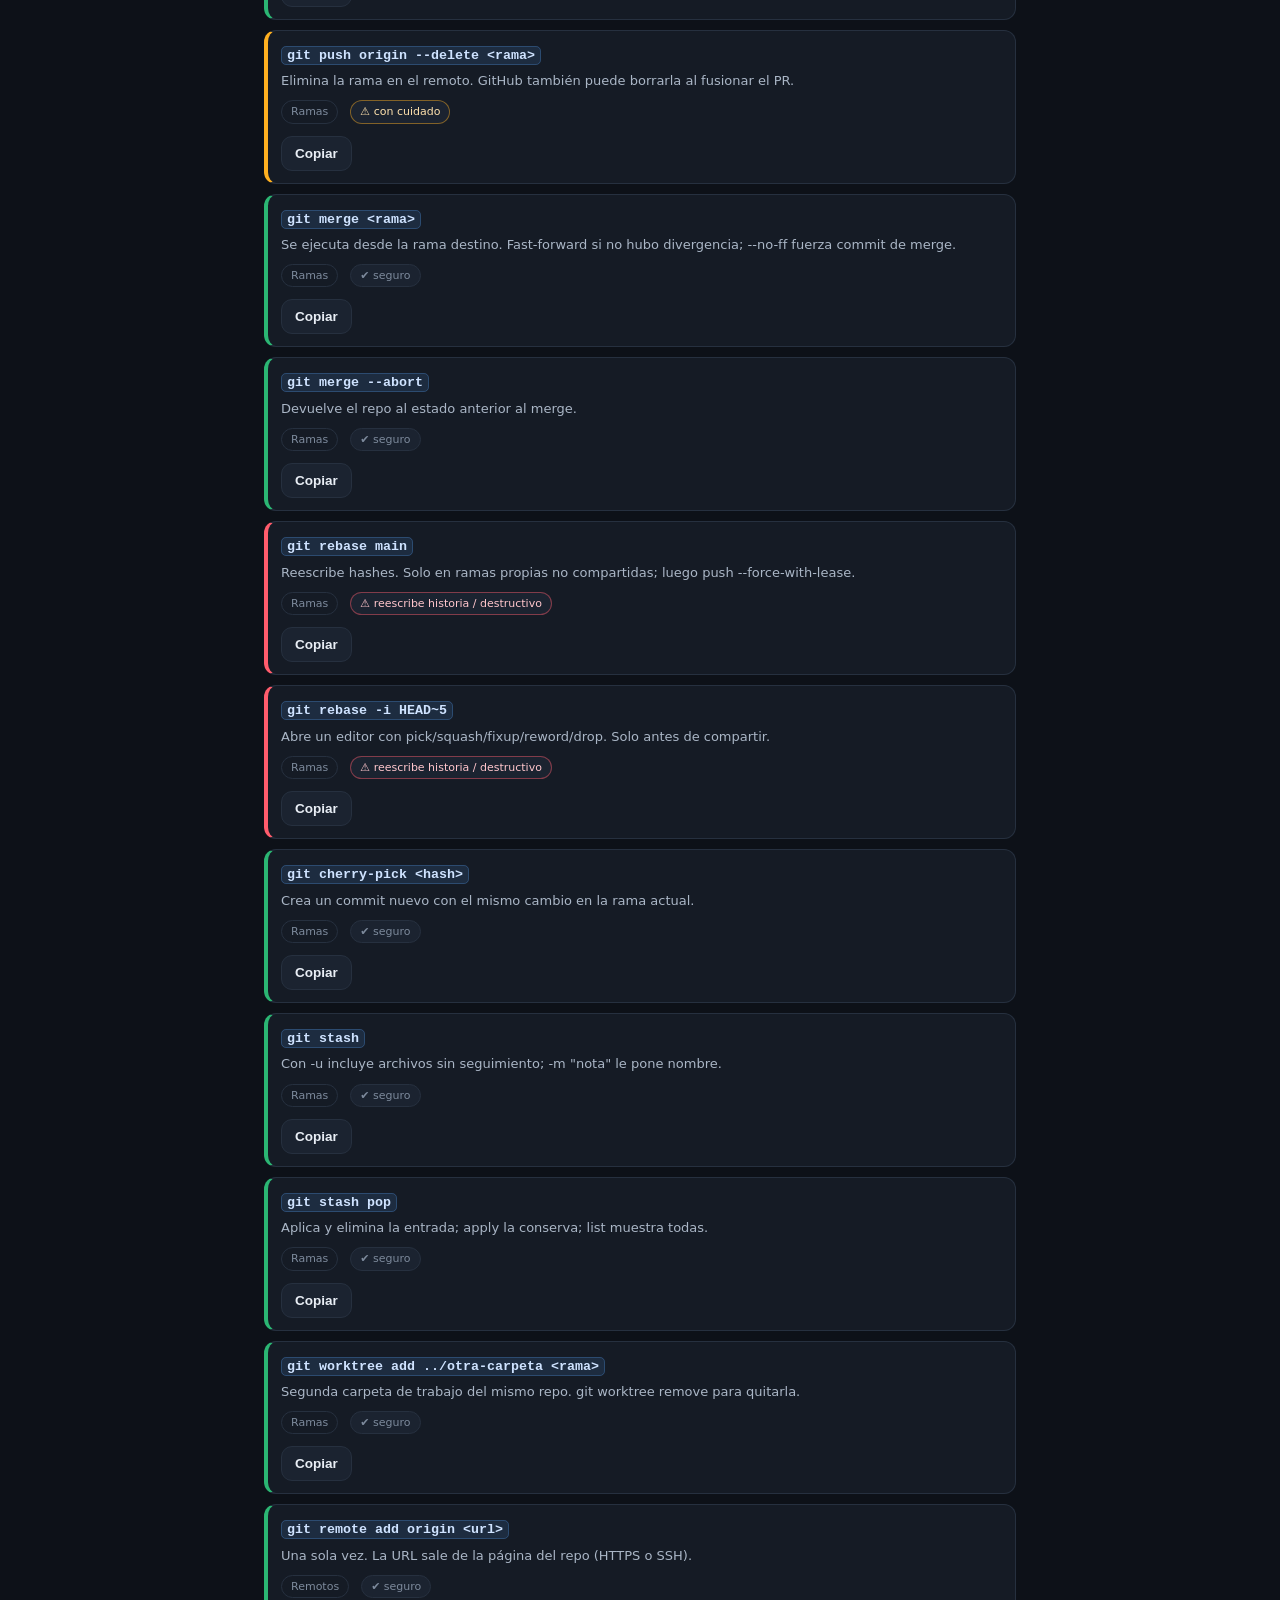
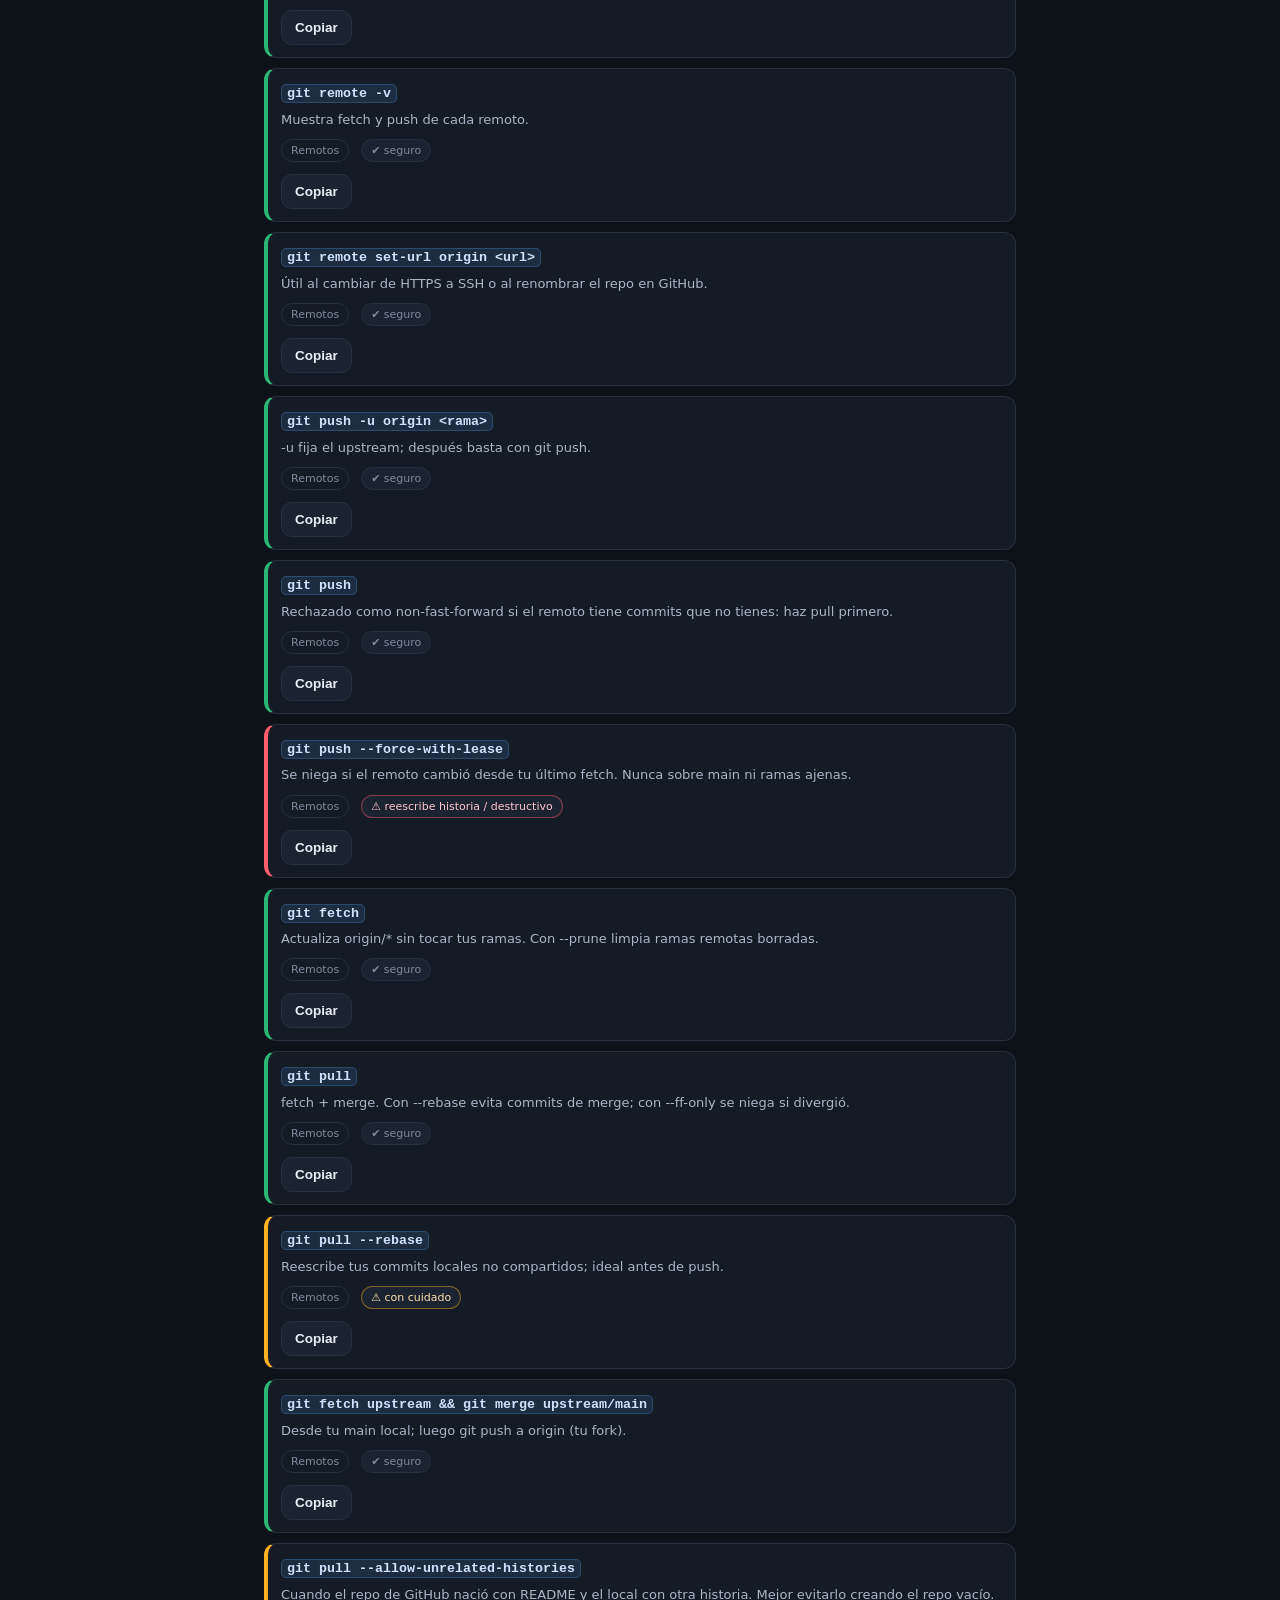
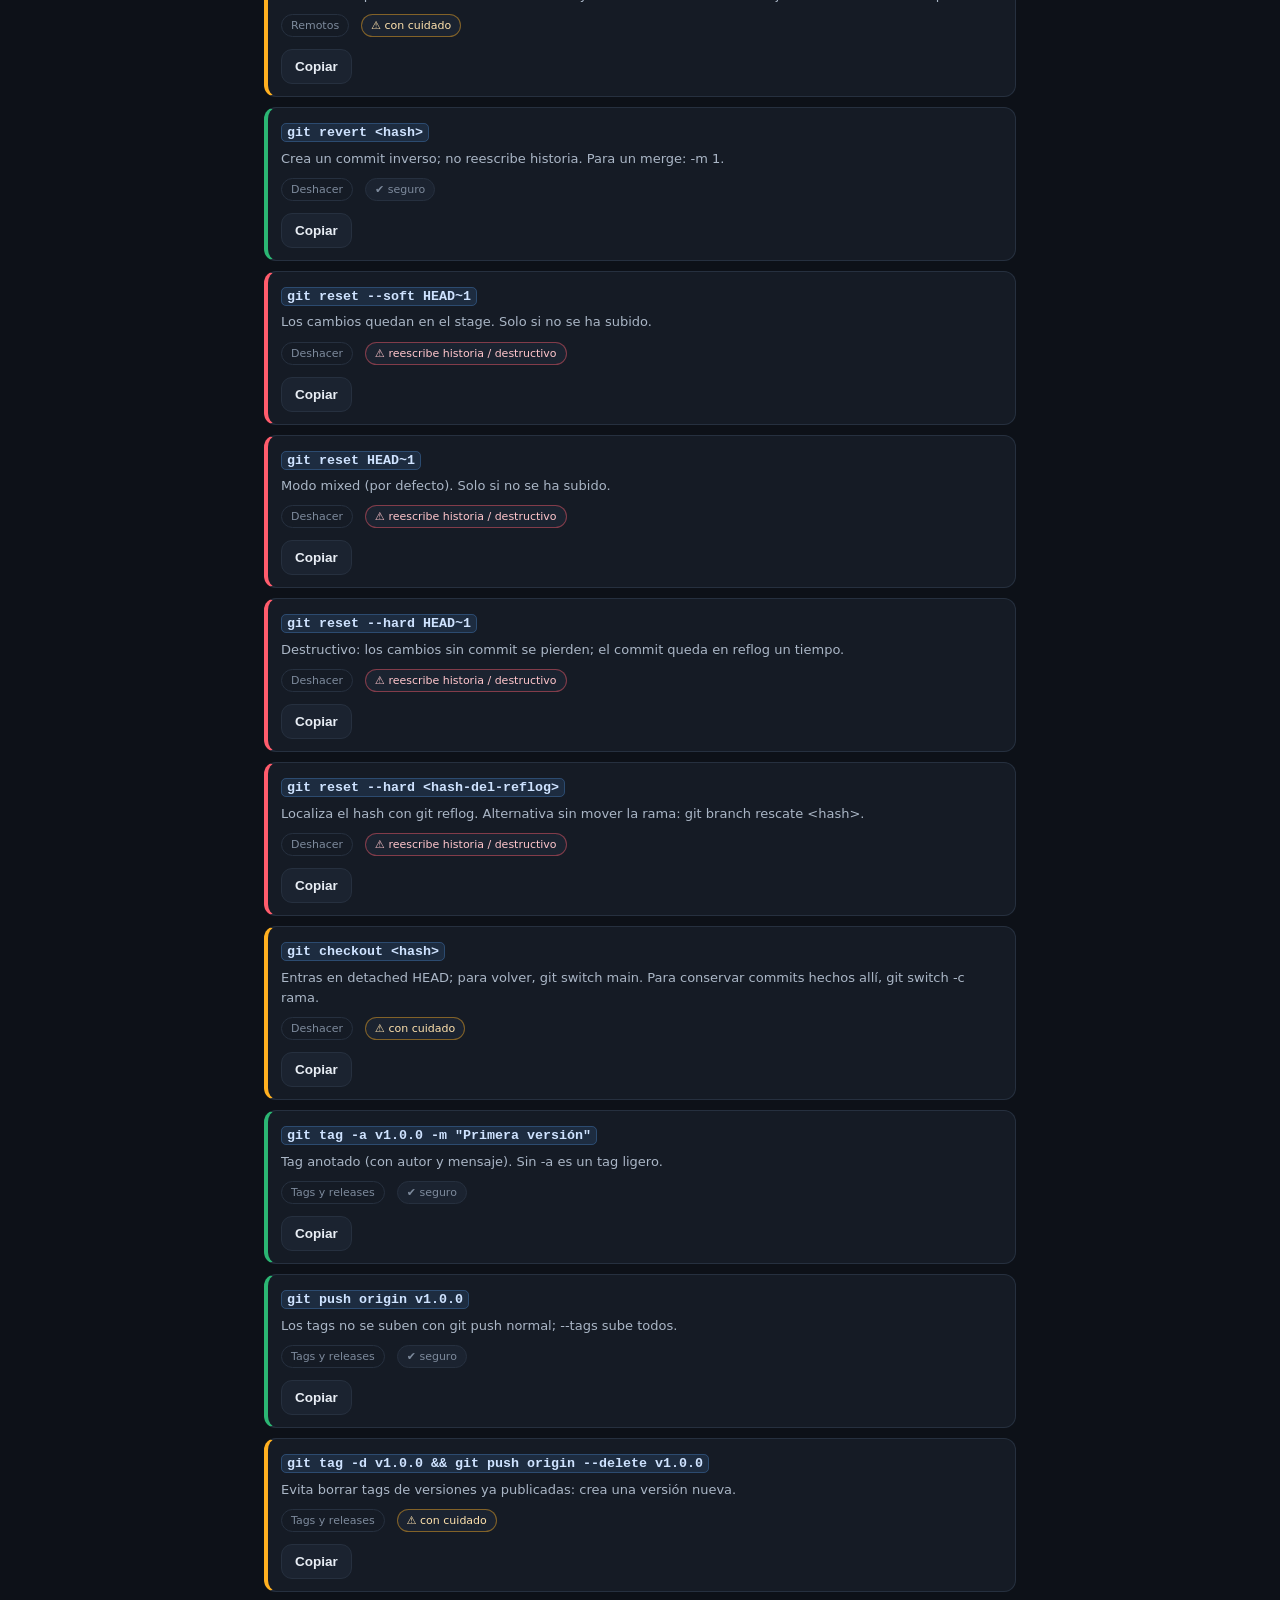
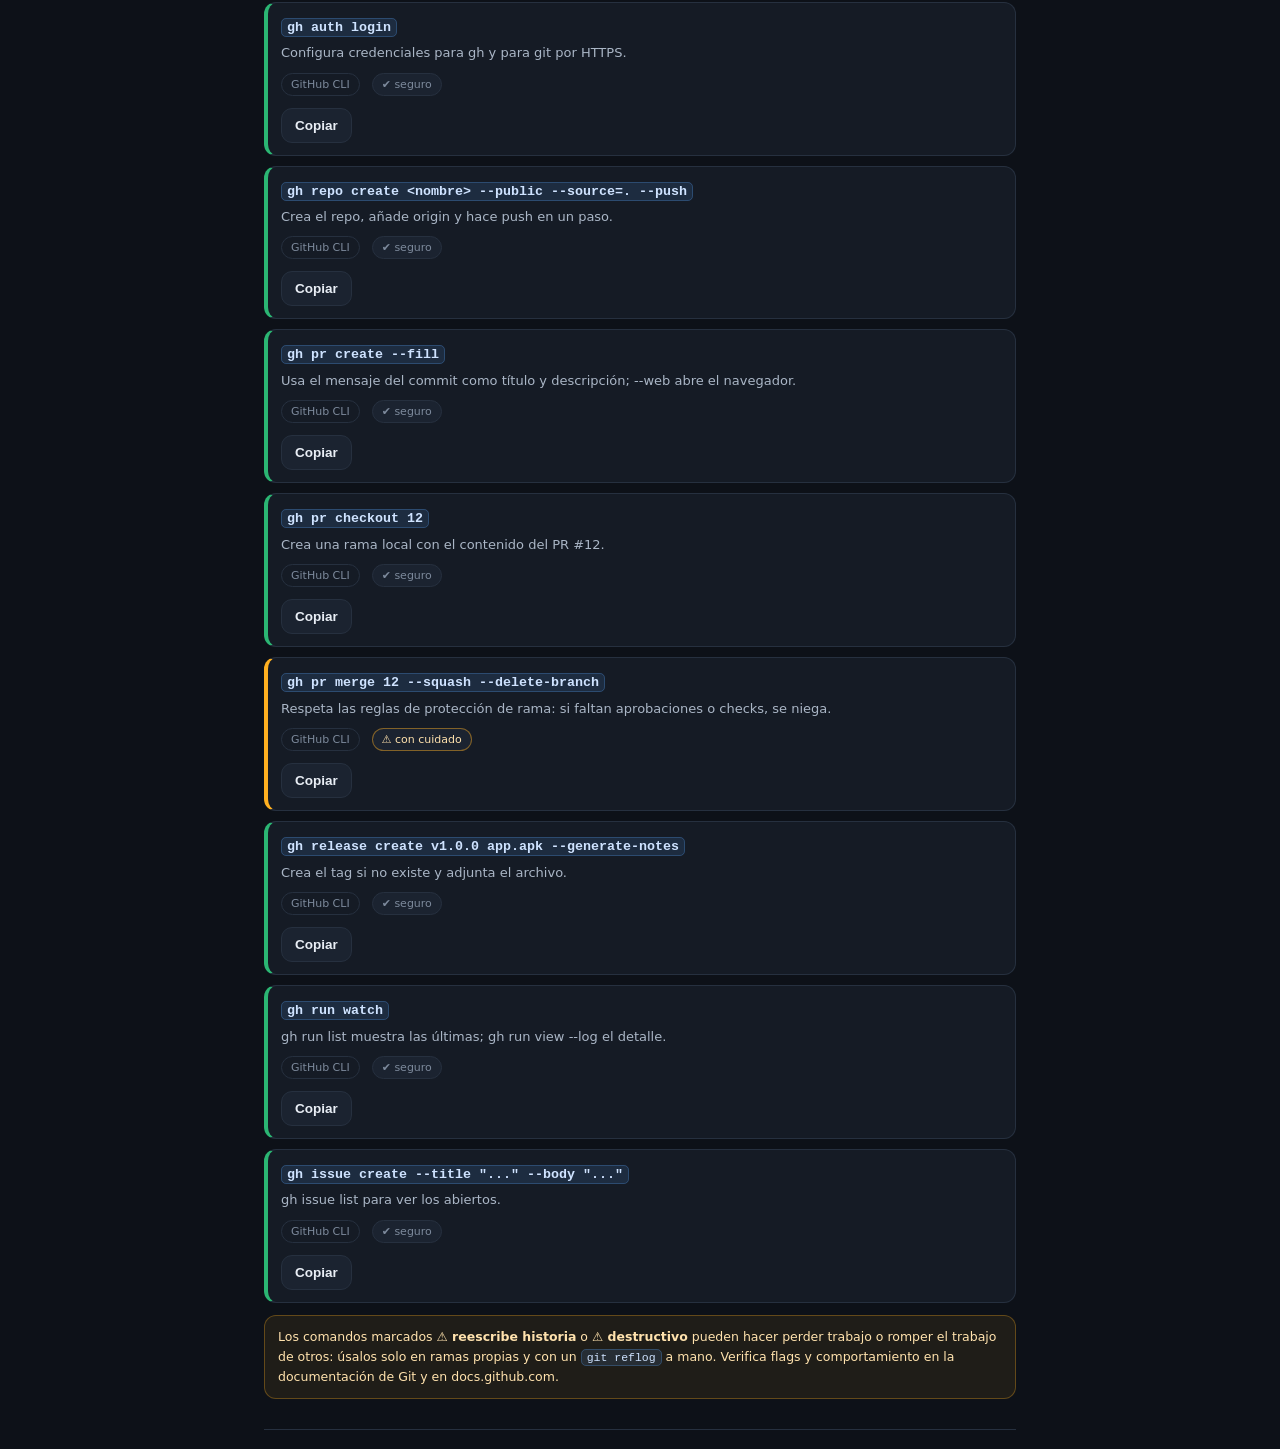
<file: assets/web/comandos.html>
<!DOCTYPE html>
<html lang="es">
<head>
<meta charset="UTF-8">
<meta name="viewport" content="width=device-width, initial-scale=1.0, viewport-fit=cover">
<title>Buscador de comandos · GitHub PRO</title>
<meta name="theme-color" content="#0d1118">
<link rel="icon" type="image/png" href="icons/icon-192.png">
<link rel="stylesheet" href="assets/styles.css">
</head>
<body>
  <div class="topbar">
    <a class="back" href="index.html">← Inicio</a>
    <div class="tt">Buscador de comandos</div>
  </div>

  <div class="head" style="padding-top:6px">
    <h1>🔎 Buscador de <span class="em">comandos</span></h1>
    <div class="lead">Escribe <b>lo que quieres hacer</b> ("deshacer el último commit", "subir una rama nueva", "ver quién cambió una línea") y obtén el comando exacto con su explicación y su riesgo. También puedes filtrar por categoría.</div>
  </div>

  <div id="nav"></div>

  <div class="tpanel">
    <div class="field wide"><label>¿Qué quieres hacer?</label>
      <input type="search" id="q" placeholder="Ej. crear rama, resolver conflicto, recuperar commit, cambiar url del remoto, etiquetar versión...">
    </div>
    <div class="rfilters" id="cats"></div>
    <div class="thelp" id="cuenta"></div>
  </div>

  <div id="lista"></div>
  <div id="vacio" class="warnbox" style="display:none"></div>

  <div class="warnbox">Los comandos marcados <b>⚠ reescribe historia</b> o <b>⚠ destructivo</b> pueden hacer perder trabajo o romper el trabajo de otros: úsalos solo en ramas propias y con un <code>git reflog</code> a mano. Verifica flags y comportamiento en la documentación de Git y en docs.github.com.</div>

  <div class="foot">GitHub PRO v1.0 · Casi nada se pierde en Git; lo que se pierde es la calma.</div>

<script src="assets/engine.js"></script>
<script src="assets/tools.js"></script>
<script>
(function () {
  document.getElementById('nav').appendChild(Tools.nav('comandos.html'));
  var esc = Tools.esc, clave = Tools.clave;

  /* {c: comando, q: qué hace (frases de búsqueda), cat, r: riesgo (0 seguro, 1 cuidado, 2 reescribe historia / destructivo), n: nota} */
  var CMD = [
    { cat: 'Configurar', c: 'git config --global user.name "Tu Nombre"', q: 'configurar nombre de autor identidad', n: 'Una sola vez por máquina. El correo debe coincidir con uno verificado en GitHub.' },
    { cat: 'Configurar', c: 'git config --global user.email "tu@correo.com"', q: 'configurar correo email autor', n: 'Si no coincide con GitHub, los commits salen sin avatar ni atribución.' },
    { cat: 'Configurar', c: 'git config --global init.defaultBranch main', q: 'rama por defecto main en vez de master', n: 'Afecta a los repos creados a partir de ahora.' },
    { cat: 'Configurar', c: 'git config --list --show-origin', q: 'ver toda la configuracion y de donde viene', n: 'Muestra archivo global, del sistema y del repo.' },
    { cat: 'Configurar', c: 'git config --global alias.lg "log --oneline --graph --all --decorate"', q: 'crear alias atajo comando', n: 'Luego basta con git lg.' },
    { cat: 'Empezar', c: 'git init', q: 'crear repositorio nuevo en carpeta existente inicializar', n: 'Crea la carpeta .git; el repo nace vacío.' },
    { cat: 'Empezar', c: 'git clone https://github.com/usuario/repo.git', q: 'clonar copiar repositorio remoto descargar', n: 'Copia toda la historia y deja configurado el remoto origin.' },
    { cat: 'Empezar', c: 'git clone --depth 1 <url>', q: 'clonar rapido superficial solo ultimo commit', n: 'Clon superficial, útil en CI; no sirve para hacer push de historia completa.' },
    { cat: 'Empezar', c: 'git status', q: 'ver estado archivos modificados preparados sin seguimiento', n: 'El comando que se usa antes de cualquier add o commit.' },
    { cat: 'Cambios', c: 'git add <archivo>', q: 'preparar archivo stage añadir', n: 'Mete el archivo en el área de preparación.' },
    { cat: 'Cambios', c: 'git add .', q: 'preparar todo agregar todos los cambios', n: 'Todo lo cambiado bajo la carpeta actual. Solo tras leer git status.' },
    { cat: 'Cambios', c: 'git add -p', q: 'preparar por trozos partes parcial interactivo', n: 'Pregunta trozo a trozo: ideal cuando un archivo mezcla dos cambios.' },
    { cat: 'Cambios', c: 'git commit -m "Mensaje en imperativo"', q: 'hacer commit guardar confirmar cambios', n: 'Guarda lo preparado como instantánea.' },
    { cat: 'Cambios', c: 'git commit -am "Mensaje"', q: 'add y commit en un paso archivos rastreados', n: 'No incluye archivos nuevos: siguen necesitando git add.' },
    { cat: 'Cambios', c: 'git commit --amend', q: 'corregir cambiar mensaje del ultimo commit añadir archivo olvidado', r: 2, n: 'Reescribe el último commit. Solo si no lo has subido; --no-edit conserva el mensaje.' },
    { cat: 'Cambios', c: 'git diff', q: 'ver diferencias cambios sin preparar que cambie', n: 'Árbol de trabajo frente al área de preparación.' },
    { cat: 'Cambios', c: 'git diff --staged', q: 'ver cambios preparados que entrara en el commit', n: 'Área de preparación frente al último commit.' },
    { cat: 'Cambios', c: 'git restore <archivo>', q: 'descartar cambios de un archivo volver a la version del commit deshacer edicion', r: 2, n: 'Destructivo: los cambios sin commit se pierden.' },
    { cat: 'Cambios', c: 'git restore --staged <archivo>', q: 'sacar del stage quitar de preparados unstage', n: 'No pierde nada: el archivo sigue modificado en el árbol.' },
    { cat: 'Cambios', c: 'git rm --cached <archivo>', q: 'dejar de rastrear archivo sin borrarlo ignorar archivo ya subido', n: 'Lo quita del repo pero lo deja en disco; añádelo a .gitignore.' },
    { cat: 'Cambios', c: 'git mv <viejo> <nuevo>', q: 'renombrar mover archivo', n: 'Renombra y prepara el cambio en un paso.' },
    { cat: 'Cambios', c: 'git clean -n', q: 'ver archivos sin seguimiento que se borrarian limpiar', n: 'Simulación. Con -fd borra de verdad archivos y carpetas sin seguimiento.' },
    { cat: 'Historia', c: 'git log --oneline', q: 'ver historia commits resumida', n: 'Una línea por commit: hash corto y mensaje.' },
    { cat: 'Historia', c: 'git log --oneline --graph --all', q: 'ver arbol de ramas dibujo historia completa', n: 'Dibuja las ramas y sus fusiones en texto.' },
    { cat: 'Historia', c: 'git log -p <archivo>', q: 'ver historia de un archivo con sus cambios', n: 'Muestra el diff de cada commit que tocó el archivo. Con --follow sigue renombrados.' },
    { cat: 'Historia', c: 'git log -S "texto"', q: 'buscar commit que añadio o quito un texto pickaxe', n: 'Encuentra los commits donde cambió el número de apariciones de ese texto.' },
    { cat: 'Historia', c: 'git show <hash>', q: 'ver contenido de un commit que cambio', n: 'Sin hash muestra el último commit.' },
    { cat: 'Historia', c: 'git show <hash>:<ruta>', q: 'ver como estaba un archivo en un commit antiguo', n: 'Imprime esa versión del archivo sin cambiar nada.' },
    { cat: 'Historia', c: 'git blame <archivo>', q: 'ver quien cambio cada linea autor por linea', n: 'Con -L 10,20 limita a un rango de líneas; -w ignora espacios.' },
    { cat: 'Historia', c: 'git bisect start; git bisect bad; git bisect good <hash>', q: 'encontrar commit que rompio algo busqueda binaria bug', n: 'Git propone commits intermedios; marcas good o bad hasta aislar el culpable. git bisect reset al terminar.' },
    { cat: 'Historia', c: 'git reflog', q: 'recuperar commit perdido ver movimientos de head historial de referencias', n: 'La red de seguridad: lista por dónde pasó HEAD aunque los commits ya no estén en ninguna rama.' },
    { cat: 'Ramas', c: 'git branch', q: 'listar ramas ver ramas', n: 'Con -a incluye remotas; con -vv muestra el upstream de cada una.' },
    { cat: 'Ramas', c: 'git switch -c <rama>', q: 'crear rama nueva y cambiar a ella', n: 'Equivalente clásico: git checkout -b <rama>.' },
    { cat: 'Ramas', c: 'git switch <rama>', q: 'cambiar de rama moverse a otra rama', n: 'Equivalente clásico: git checkout <rama>. Exige árbol limpio si hay conflicto de archivos.' },
    { cat: 'Ramas', c: 'git branch -m <nuevo-nombre>', q: 'renombrar rama actual', n: 'Con -M fuerza si el nombre existe. Para main en remoto hay que actualizar también GitHub.' },
    { cat: 'Ramas', c: 'git branch -d <rama>', q: 'borrar rama ya fusionada eliminar', n: 'Se niega si la rama no está fusionada; -D fuerza (los commits quedan en reflog).' },
    { cat: 'Ramas', c: 'git push origin --delete <rama>', q: 'borrar rama remota en github eliminar rama del servidor', r: 1, n: 'Elimina la rama en el remoto. GitHub también puede borrarla al fusionar el PR.' },
    { cat: 'Ramas', c: 'git merge <rama>', q: 'fusionar rama integrar cambios de otra rama', n: 'Se ejecuta desde la rama destino. Fast-forward si no hubo divergencia; --no-ff fuerza commit de merge.' },
    { cat: 'Ramas', c: 'git merge --abort', q: 'cancelar merge con conflictos volver atras', n: 'Devuelve el repo al estado anterior al merge.' },
    { cat: 'Ramas', c: 'git rebase main', q: 'rebasar rama poner mis commits encima de main historia lineal', r: 2, n: 'Reescribe hashes. Solo en ramas propias no compartidas; luego push --force-with-lease.' },
    { cat: 'Ramas', c: 'git rebase -i HEAD~5', q: 'rebase interactivo unir commits squash reordenar limpiar historia', r: 2, n: 'Abre un editor con pick/squash/fixup/reword/drop. Solo antes de compartir.' },
    { cat: 'Ramas', c: 'git cherry-pick <hash>', q: 'traer copiar un commit de otra rama', n: 'Crea un commit nuevo con el mismo cambio en la rama actual.' },
    { cat: 'Ramas', c: 'git stash', q: 'guardar cambios temporalmente sin commit cambiar de rama con trabajo a medias', n: 'Con -u incluye archivos sin seguimiento; -m "nota" le pone nombre.' },
    { cat: 'Ramas', c: 'git stash pop', q: 'recuperar cambios guardados del stash', n: 'Aplica y elimina la entrada; apply la conserva; list muestra todas.' },
    { cat: 'Ramas', c: 'git worktree add ../otra-carpeta <rama>', q: 'trabajar en dos ramas a la vez carpetas distintas revisar pr sin cambiar de rama', n: 'Segunda carpeta de trabajo del mismo repo. git worktree remove para quitarla.' },
    { cat: 'Remotos', c: 'git remote add origin <url>', q: 'conectar repo local con github añadir remoto', n: 'Una sola vez. La URL sale de la página del repo (HTTPS o SSH).' },
    { cat: 'Remotos', c: 'git remote -v', q: 'ver remotos url del remoto', n: 'Muestra fetch y push de cada remoto.' },
    { cat: 'Remotos', c: 'git remote set-url origin <url>', q: 'cambiar url del remoto pasar de https a ssh', n: 'Útil al cambiar de HTTPS a SSH o al renombrar el repo en GitHub.' },
    { cat: 'Remotos', c: 'git push -u origin <rama>', q: 'subir rama nueva por primera vez publicar rama', n: '-u fija el upstream; después basta con git push.' },
    { cat: 'Remotos', c: 'git push', q: 'subir commits enviar cambios a github', n: 'Rechazado como non-fast-forward si el remoto tiene commits que no tienes: haz pull primero.' },
    { cat: 'Remotos', c: 'git push --force-with-lease', q: 'forzar push de rama propia rebasada', r: 2, n: 'Se niega si el remoto cambió desde tu último fetch. Nunca sobre main ni ramas ajenas.' },
    { cat: 'Remotos', c: 'git fetch', q: 'descargar cambios sin integrarlos ver que hay nuevo', n: 'Actualiza origin/* sin tocar tus ramas. Con --prune limpia ramas remotas borradas.' },
    { cat: 'Remotos', c: 'git pull', q: 'bajar e integrar cambios del remoto actualizar', n: 'fetch + merge. Con --rebase evita commits de merge; con --ff-only se niega si divergió.' },
    { cat: 'Remotos', c: 'git pull --rebase', q: 'actualizar rama poniendo mis commits encima sin commit de merge', r: 1, n: 'Reescribe tus commits locales no compartidos; ideal antes de push.' },
    { cat: 'Remotos', c: 'git fetch upstream && git merge upstream/main', q: 'actualizar fork con el repositorio original sincronizar fork', n: 'Desde tu main local; luego git push a origin (tu fork).' },
    { cat: 'Remotos', c: 'git pull --allow-unrelated-histories', q: 'historias no relacionadas repo creado con readme y proyecto local', r: 1, n: 'Cuando el repo de GitHub nació con README y el local con otra historia. Mejor evitarlo creando el repo vacío.' },
    { cat: 'Deshacer', c: 'git revert <hash>', q: 'deshacer un commit ya subido de forma segura', n: 'Crea un commit inverso; no reescribe historia. Para un merge: -m 1.' },
    { cat: 'Deshacer', c: 'git reset --soft HEAD~1', q: 'quitar el ultimo commit conservando los cambios preparados', r: 2, n: 'Los cambios quedan en el stage. Solo si no se ha subido.' },
    { cat: 'Deshacer', c: 'git reset HEAD~1', q: 'quitar el ultimo commit dejando los cambios sin preparar', r: 2, n: 'Modo mixed (por defecto). Solo si no se ha subido.' },
    { cat: 'Deshacer', c: 'git reset --hard HEAD~1', q: 'borrar el ultimo commit y sus cambios tirar todo', r: 2, n: 'Destructivo: los cambios sin commit se pierden; el commit queda en reflog un tiempo.' },
    { cat: 'Deshacer', c: 'git reset --hard <hash-del-reflog>', q: 'recuperar commit tras reset hard volver a un estado anterior', r: 2, n: 'Localiza el hash con git reflog. Alternativa sin mover la rama: git branch rescate <hash>.' },
    { cat: 'Deshacer', c: 'git checkout <hash>', q: 'ver el proyecto como estaba en un commit antiguo viajar en el tiempo', r: 1, n: 'Entras en detached HEAD; para volver, git switch main. Para conservar commits hechos allí, git switch -c rama.' },
    { cat: 'Tags y releases', c: 'git tag -a v1.0.0 -m "Primera versión"', q: 'crear tag etiqueta version', n: 'Tag anotado (con autor y mensaje). Sin -a es un tag ligero.' },
    { cat: 'Tags y releases', c: 'git push origin v1.0.0', q: 'subir tag a github publicar etiqueta', n: 'Los tags no se suben con git push normal; --tags sube todos.' },
    { cat: 'Tags y releases', c: 'git tag -d v1.0.0 && git push origin --delete v1.0.0', q: 'borrar tag local y remoto', r: 1, n: 'Evita borrar tags de versiones ya publicadas: crea una versión nueva.' },
    { cat: 'GitHub CLI', c: 'gh auth login', q: 'autenticarse iniciar sesion github cli token', n: 'Configura credenciales para gh y para git por HTTPS.' },
    { cat: 'GitHub CLI', c: 'gh repo create <nombre> --public --source=. --push', q: 'crear repositorio en github desde la terminal y subir', n: 'Crea el repo, añade origin y hace push en un paso.' },
    { cat: 'GitHub CLI', c: 'gh pr create --fill', q: 'abrir pull request desde terminal', n: 'Usa el mensaje del commit como título y descripción; --web abre el navegador.' },
    { cat: 'GitHub CLI', c: 'gh pr checkout 12', q: 'bajar probar un pull request localmente revisar pr', n: 'Crea una rama local con el contenido del PR #12.' },
    { cat: 'GitHub CLI', c: 'gh pr merge 12 --squash --delete-branch', q: 'fusionar pull request desde terminal squash', r: 1, n: 'Respeta las reglas de protección de rama: si faltan aprobaciones o checks, se niega.' },
    { cat: 'GitHub CLI', c: 'gh release create v1.0.0 app.apk --generate-notes', q: 'crear release con apk adjunto notas automaticas', n: 'Crea el tag si no existe y adjunta el archivo.' },
    { cat: 'GitHub CLI', c: 'gh run watch', q: 'ver ejecucion de actions en vivo seguir workflow', n: 'gh run list muestra las últimas; gh run view --log el detalle.' },
    { cat: 'GitHub CLI', c: 'gh issue create --title "..." --body "..."', q: 'crear issue desde terminal', n: 'gh issue list para ver los abiertos.' }
  ];

  var cats = []; CMD.forEach(function (d) { if (cats.indexOf(d.cat) === -1) cats.push(d.cat); });
  var catActiva = '';
  var cbox = document.getElementById('cats');
  function pintarCats() {
    cbox.innerHTML = '';
    [''].concat(cats).forEach(function (c) {
      var p = document.createElement('span');
      p.className = 'pill' + (c === catActiva ? ' on' : '');
      p.textContent = c || 'Todos';
      p.onclick = function () { catActiva = c; pintarCats(); pintar(); };
      cbox.appendChild(p);
    });
  }
  function riesgo(r) {
    if (r === 2) return '<span class="badge" style="color:#ffc6cc;border-color:rgba(255,92,108,.45)">⚠ reescribe historia / destructivo</span>';
    if (r === 1) return '<span class="badge" style="color:#ffe2ad;border-color:rgba(255,176,32,.45)">⚠ con cuidado</span>';
    return '<span class="badge u">✔ seguro</span>';
  }
  function pintar() {
    var s = clave(document.getElementById('q').value.trim());
    var palabras = s.split(/\s+/).filter(Boolean);
    var cont = document.getElementById('lista'), vacio = document.getElementById('vacio');
    cont.innerHTML = '';
    var n = 0;
    CMD.forEach(function (d) {
      if (catActiva && d.cat !== catActiva) return;
      var texto = clave(d.c + ' ' + d.q + ' ' + d.n + ' ' + d.cat);
      if (palabras.length && !palabras.every(function (w) { return texto.indexOf(w) > -1; })) return;
      n++;
      var card = document.createElement('div');
      card.className = 'prob ' + (d.r === 2 ? 'alta' : d.r === 1 ? 'media' : 'baja');
      card.innerHTML = '<div class="pt"><code>' + esc(d.c) + '</code></div>' +
        '<div class="pe">' + esc(d.n) + '</div>' +
        '<div class="pmeta"><span>' + esc(d.cat) + '</span>' + riesgo(d.r || 0) + '</div>';
      var row = document.createElement('div'); row.className = 'btnrow';
      var b = document.createElement('button'); b.className = 'btn ghost sm'; b.type = 'button'; b.textContent = 'Copiar';
      var aviso = document.createElement('div'); aviso.className = 'copied'; aviso.style.display = 'none';
      b.onclick = function () { Tools.copiar(d.c, aviso); };
      row.appendChild(b); card.appendChild(row); card.appendChild(aviso);
      cont.appendChild(card);
    });
    document.getElementById('cuenta').textContent = n + ' de ' + CMD.length + ' comandos';
    vacio.style.display = n ? 'none' : '';
    if (!n) vacio.textContent = 'Nada coincide con "' + document.getElementById('q').value + '". Prueba con otras palabras (por ejemplo "deshacer", "rama", "remoto") o consulta SOS Git.';
  }
  document.getElementById('q').addEventListener('input', pintar);
  pintarCats(); pintar();
})();
</script>
</body>
</html>
</file>
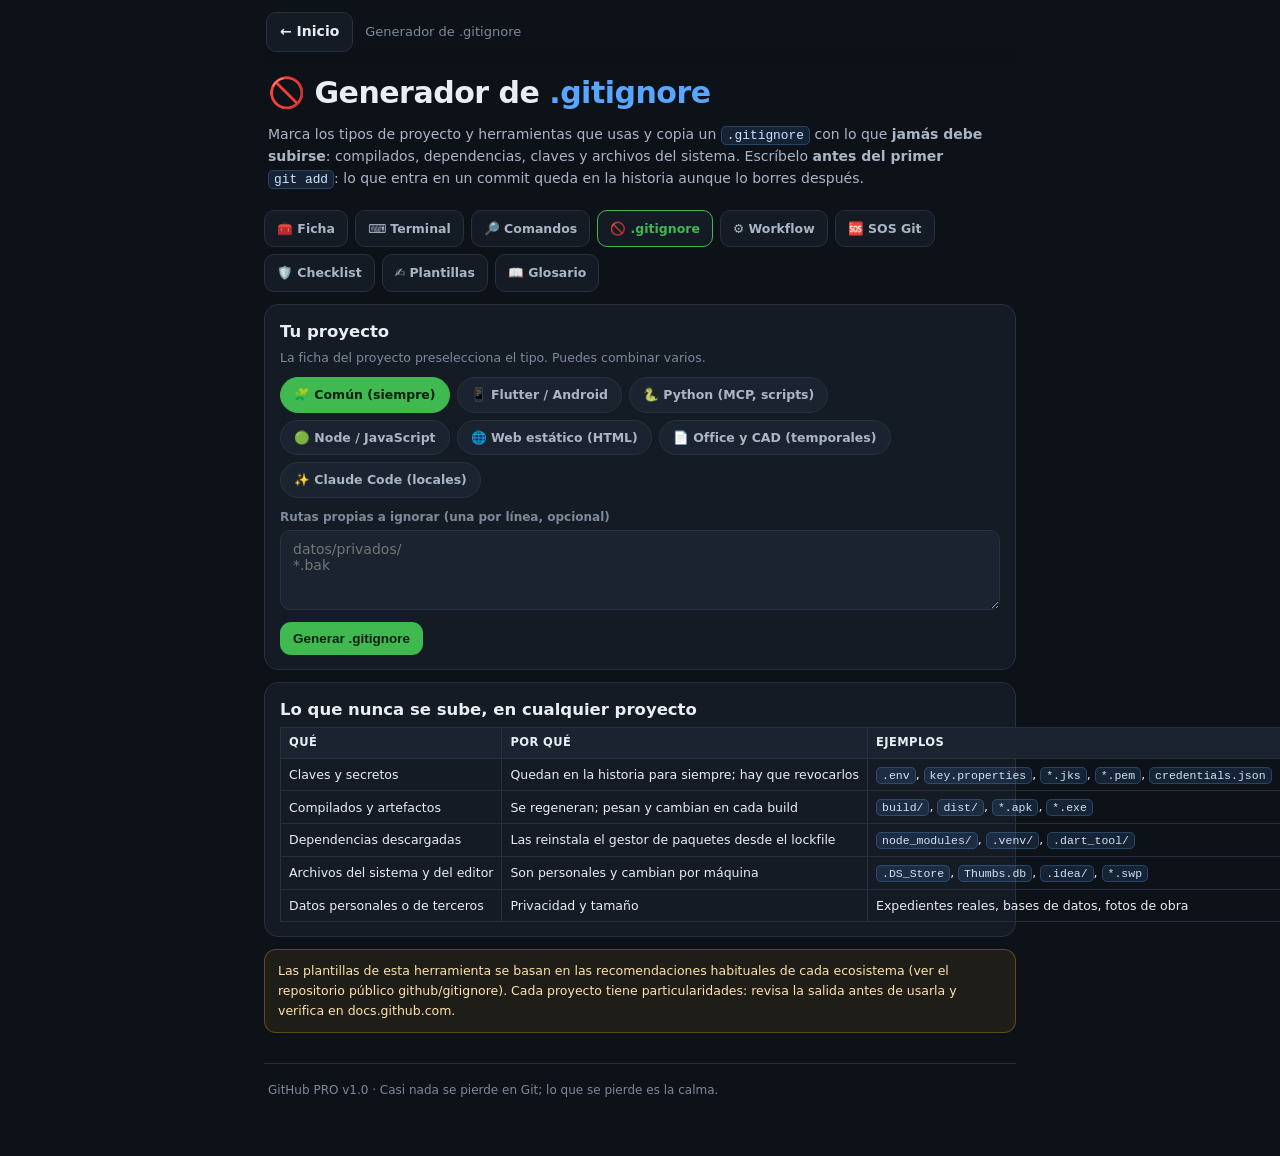
<file: assets/web/gitignore.html>
<!DOCTYPE html>
<html lang="es">
<head>
<meta charset="UTF-8">
<meta name="viewport" content="width=device-width, initial-scale=1.0, viewport-fit=cover">
<title>Generador de .gitignore · GitHub PRO</title>
<meta name="theme-color" content="#0d1118">
<link rel="icon" type="image/png" href="icons/icon-192.png">
<link rel="stylesheet" href="assets/styles.css">
</head>
<body>
  <div class="topbar">
    <a class="back" href="index.html">← Inicio</a>
    <div class="tt">Generador de .gitignore</div>
  </div>

  <div class="head" style="padding-top:6px">
    <h1>🚫 Generador de <span class="em">.gitignore</span></h1>
    <div class="lead">Marca los tipos de proyecto y herramientas que usas y copia un <code>.gitignore</code> con lo que <b>jamás debe subirse</b>: compilados, dependencias, claves y archivos del sistema. Escríbelo <b>antes del primer</b> <code>git add</code>: lo que entra en un commit queda en la historia aunque lo borres después.</div>
  </div>

  <div id="nav"></div>

  <div class="tpanel">
    <h2>Tu proyecto</h2>
    <div class="thelp">La ficha del proyecto preselecciona el tipo. Puedes combinar varios.</div>
    <div class="rfilters" id="tipos"></div>
    <div class="field wide" style="margin-top:10px"><label>Rutas propias a ignorar (una por línea, opcional)</label>
      <textarea id="extra" placeholder="datos/privados/&#10;*.bak"></textarea>
    </div>
    <div class="btnrow"><button class="btn gold sm" type="button" id="gen">Generar .gitignore</button></div>
  </div>

  <div class="tpanel" id="salida" style="display:none">
    <h2>.gitignore</h2>
    <div id="out"></div>
    <div class="hint">Guárdalo como <code>.gitignore</code> (con el punto, sin extensión) en la raíz del repositorio. Si un archivo ya fue rastreado, ignorarlo no basta: ejecuta <code>git rm --cached ruta</code> y haz commit. Si era una clave, <b>revócala</b>.</div>
  </div>

  <div class="tpanel">
    <h2>Lo que nunca se sube, en cualquier proyecto</h2>
    <table class="pl" style="min-width:0">
      <tr><th>Qué</th><th>Por qué</th><th>Ejemplos</th></tr>
      <tr><td>Claves y secretos</td><td>Quedan en la historia para siempre; hay que revocarlos</td><td><code>.env</code>, <code>key.properties</code>, <code>*.jks</code>, <code>*.pem</code>, <code>credentials.json</code></td></tr>
      <tr><td>Compilados y artefactos</td><td>Se regeneran; pesan y cambian en cada build</td><td><code>build/</code>, <code>dist/</code>, <code>*.apk</code>, <code>*.exe</code></td></tr>
      <tr><td>Dependencias descargadas</td><td>Las reinstala el gestor de paquetes desde el lockfile</td><td><code>node_modules/</code>, <code>.venv/</code>, <code>.dart_tool/</code></td></tr>
      <tr><td>Archivos del sistema y del editor</td><td>Son personales y cambian por máquina</td><td><code>.DS_Store</code>, <code>Thumbs.db</code>, <code>.idea/</code>, <code>*.swp</code></td></tr>
      <tr><td>Datos personales o de terceros</td><td>Privacidad y tamaño</td><td>Expedientes reales, bases de datos, fotos de obra</td></tr>
    </table>
  </div>

  <div class="warnbox">Las plantillas de esta herramienta se basan en las recomendaciones habituales de cada ecosistema (ver el repositorio público github/gitignore). Cada proyecto tiene particularidades: revisa la salida antes de usarla y verifica en docs.github.com.</div>

  <div class="foot">GitHub PRO v1.0 · Casi nada se pierde en Git; lo que se pierde es la calma.</div>

<script src="assets/engine.js"></script>
<script src="assets/tools.js"></script>
<script>
(function () {
  document.getElementById('nav').appendChild(Tools.nav('gitignore.html'));

  var TIPOS = [
    { k: 'comun', t: '🧩 Común (siempre)', fijo: true, l: [
      '# --- Secretos: nunca al repositorio (si ya subiste uno, revócalo) ---', '.env', '.env.*', '!.env.example', '*.pem', '*.key', 'credentials.json', 'secrets.json', '',
      '# --- Sistema operativo y editores ---', '.DS_Store', 'Thumbs.db', 'desktop.ini', '.idea/', '.vscode/*', '!.vscode/settings.json', '!.vscode/extensions.json', '*.swp', '*~', '',
      '# --- Registros y temporales ---', '*.log', '*.tmp', 'tmp/', 'temp/', '.cache/' ] },
    { k: 'flutter', t: '📱 Flutter / Android', l: [
      '# --- Flutter y Dart ---', '.dart_tool/', '.flutter-plugins', '.flutter-plugins-dependencies', '.packages', '.pub-cache/', '.pub/', 'build/', 'coverage/', '**/doc/api/', '',
      '# --- Android: firma y locales (los .jks y key.properties son SECRETOS) ---', 'android/key.properties', '*.jks', '*.keystore', 'android/local.properties', 'android/.gradle/', 'android/app/debug/', 'android/app/profile/', 'android/app/release/', 'android/**/GeneratedPluginRegistrant.java', '',
      '# --- Binarios: van en la release de GitHub, no en el repo ---', '*.apk', '*.aab', 'app.*.symbols', 'app.*.map.json', '',
      '# --- iOS (por si acaso) ---', '**/ios/Flutter/.last_build_id', 'ios/Pods/', 'ios/.symlinks/' ] },
    { k: 'python', t: '🐍 Python (MCP, scripts)', l: [
      '# --- Python ---', '__pycache__/', '*.py[cod]', '*$py.class', '*.so', '.Python', 'build/', 'dist/', '*.egg-info/', '.eggs/', 'pip-log.txt', '',
      '# --- Entornos virtuales ---', '.venv/', 'venv/', 'env/', 'ENV/', '',
      '# --- Herramientas ---', '.pytest_cache/', '.mypy_cache/', '.ruff_cache/', '.coverage', 'htmlcov/', '.ipynb_checkpoints/', '',
      '# --- Configuración local del servidor MCP ---', 'config.local.json', '*.local.json' ] },
    { k: 'node', t: '🟢 Node / JavaScript', l: [
      '# --- Node ---', 'node_modules/', 'npm-debug.log*', 'yarn-debug.log*', 'yarn-error.log*', '.npm/', '.pnpm-store/', '',
      '# --- Compilados ---', 'dist/', 'build/', 'out/', '.next/', '.nuxt/', '.vite/', '.parcel-cache/', '',
      '# --- Cobertura y pruebas ---', 'coverage/', '.nyc_output/' ] },
    { k: 'web', t: '🌐 Web estático (HTML)', l: [
      '# --- Sitio estático ---', '_site/', '.jekyll-cache/', '.sass-cache/', '*.map', '',
      '# --- Capturas y borradores de trabajo ---', 'borradores/', 'capturas-temp/' ] },
    { k: 'office', t: '📄 Office y CAD (temporales)', l: [
      '# --- Temporales de Office ---', '~$*', '*.tmp', '',
      '# --- Copias y bloqueos de CAD/GIS ---', '*.bak', '*.dwl', '*.dwl2', '*.sv$', '*.lock', '',
      '# --- Datos pesados de proyecto (van en LFS o fuera del repo) ---', '*.dwg.bak', 'planos/export/' ] },
    { k: 'claude', t: '✨ Claude Code (locales)', l: [
      '# --- Configuración local del asistente (la del proyecto sí se versiona) ---', '.claude/settings.local.json', '.claude/*.local.*' ] }
  ];

  var sel = { comun: true };
  var tipoFicha = (Proyecto.campo('tipo') || '').toLowerCase();
  if (tipoFicha.indexOf('flutter') > -1) sel.flutter = true;
  if (tipoFicha.indexOf('python') > -1) sel.python = true;
  if (tipoFicha.indexOf('node') > -1) sel.node = true;
  if (tipoFicha.indexOf('web') > -1) sel.web = true;

  var box = document.getElementById('tipos');
  function pintar() {
    box.innerHTML = '';
    TIPOS.forEach(function (t) {
      var p = document.createElement('span');
      p.className = 'pill' + (sel[t.k] ? ' on' : '');
      p.textContent = t.t;
      p.onclick = function () { if (t.fijo) return; sel[t.k] = !sel[t.k]; pintar(); };
      box.appendChild(p);
    });
  }
  pintar();

  document.getElementById('gen').onclick = function () {
    var lineas = ['# .gitignore de ' + Proyecto.v('repo', 'mi-proyecto') + ' (generado con GitHub PRO)', '# Revisa antes de usar. Lo ya rastreado se quita con: git rm --cached <ruta>', ''];
    TIPOS.forEach(function (t) { if (sel[t.k]) { lineas = lineas.concat(t.l, ['']); } });
    var extra = Tools.val('extra').split('\n').map(function (l) { return l.trim(); }).filter(Boolean);
    if (extra.length) lineas = lineas.concat(['# --- Rutas propias ---'], extra, ['']);
    var out = document.getElementById('out'); out.innerHTML = '';
    Tools.bloque(out, lineas.join('\n').replace(/\n{3,}/g, '\n\n'));
    document.getElementById('salida').style.display = '';
    document.getElementById('salida').scrollIntoView({ behavior: 'smooth' });
  };
})();
</script>
</body>
</html>
</file>
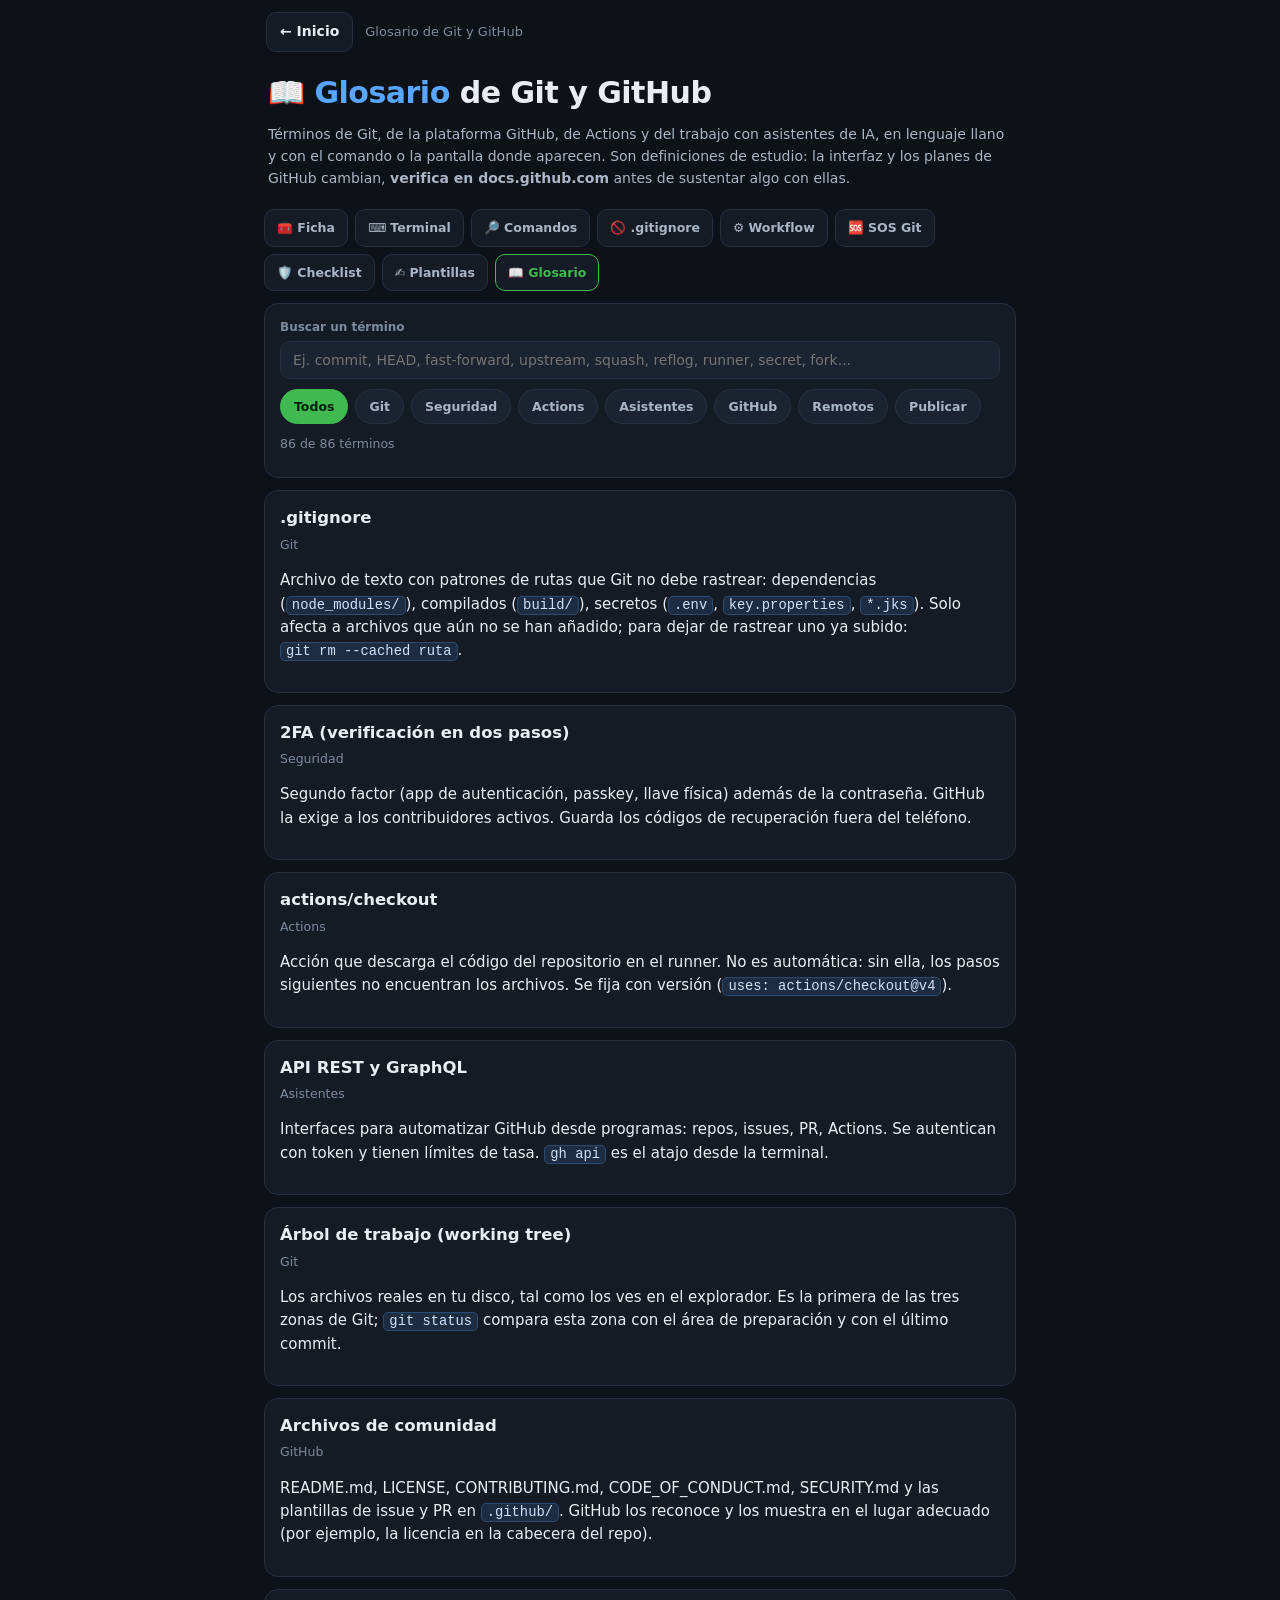
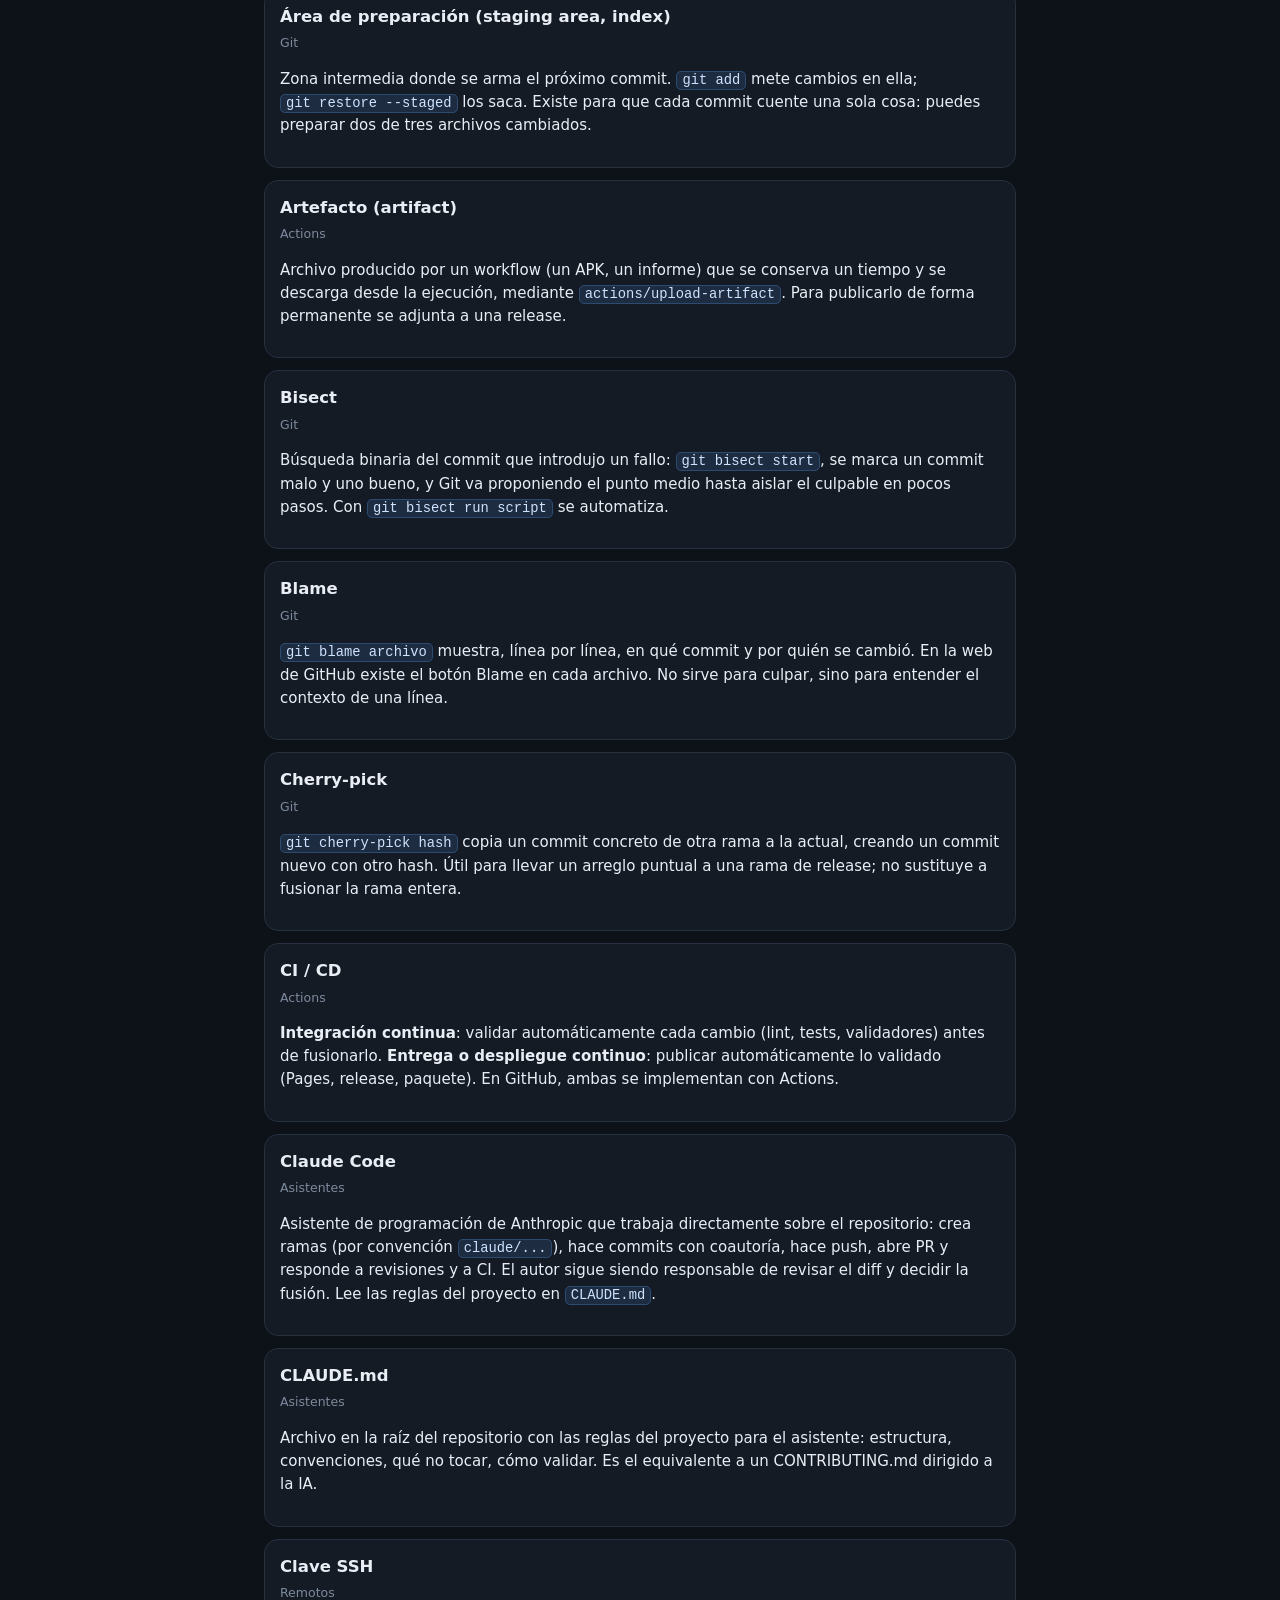
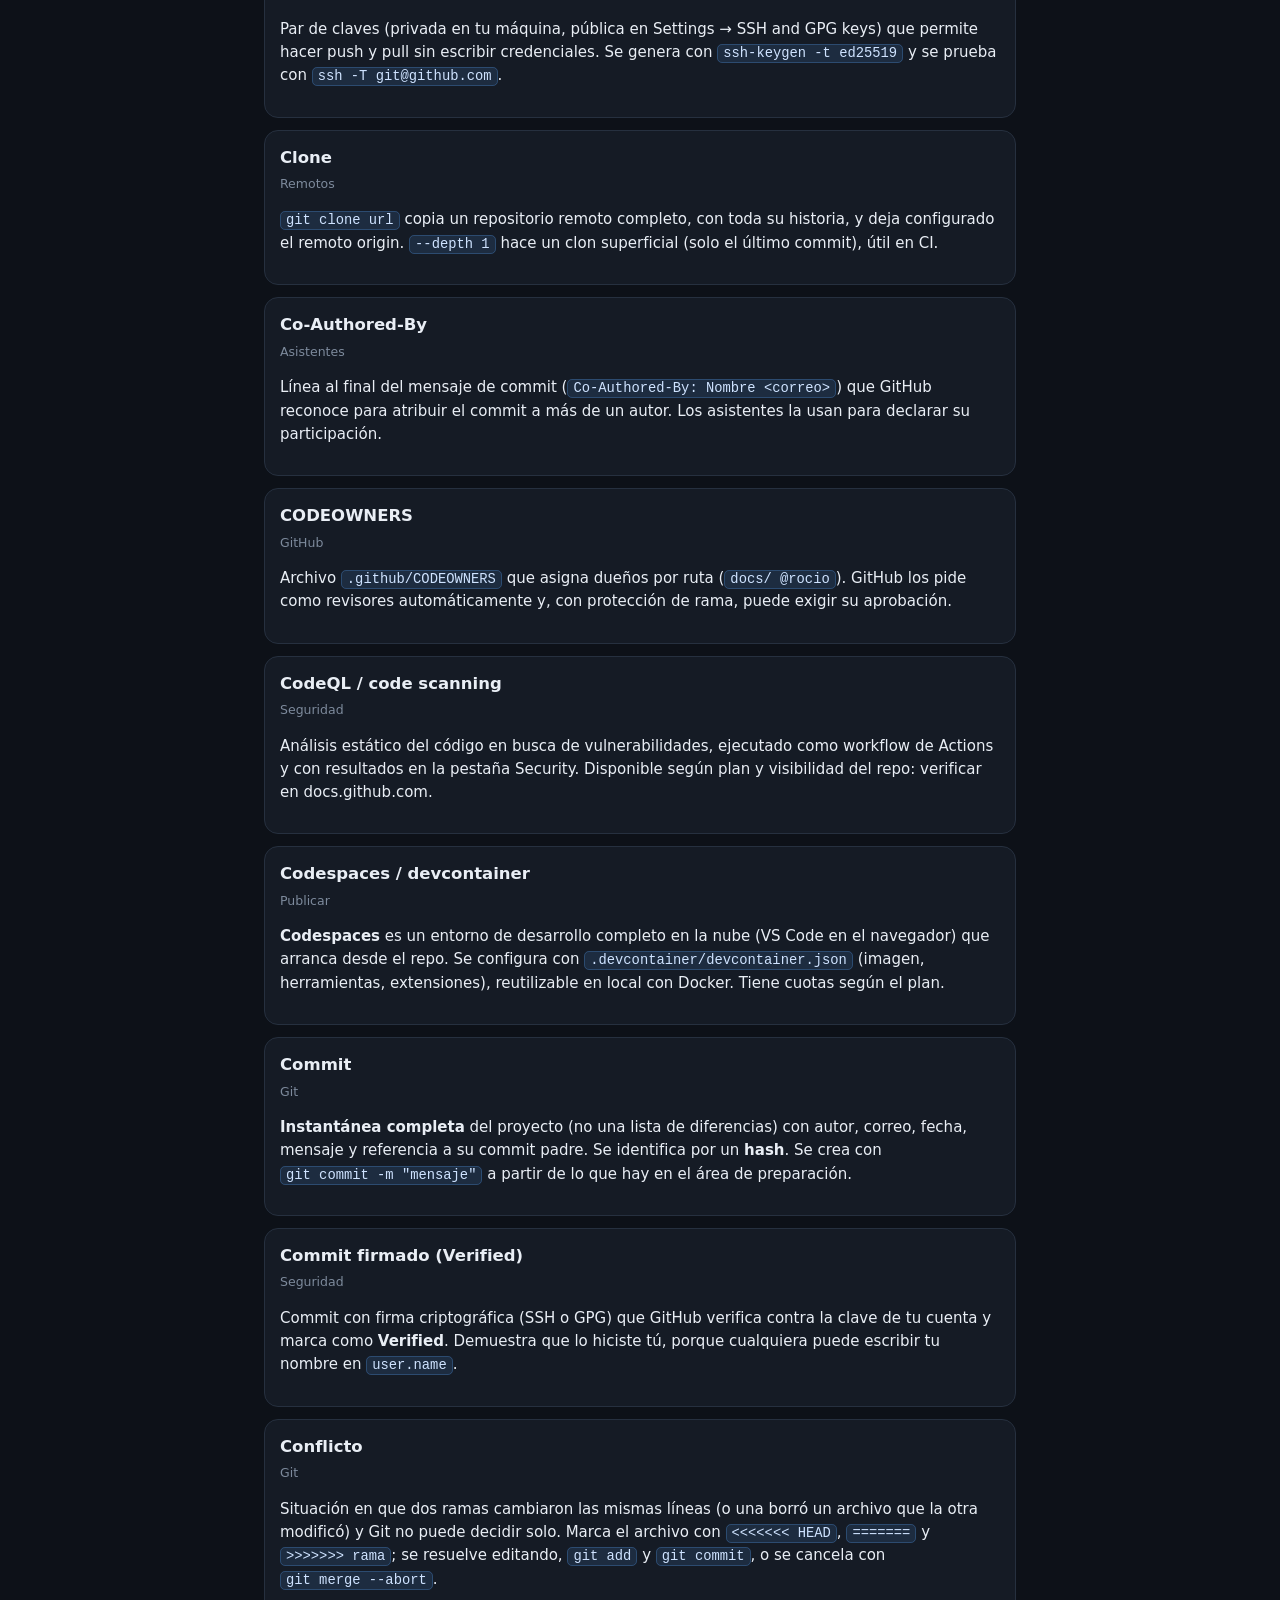
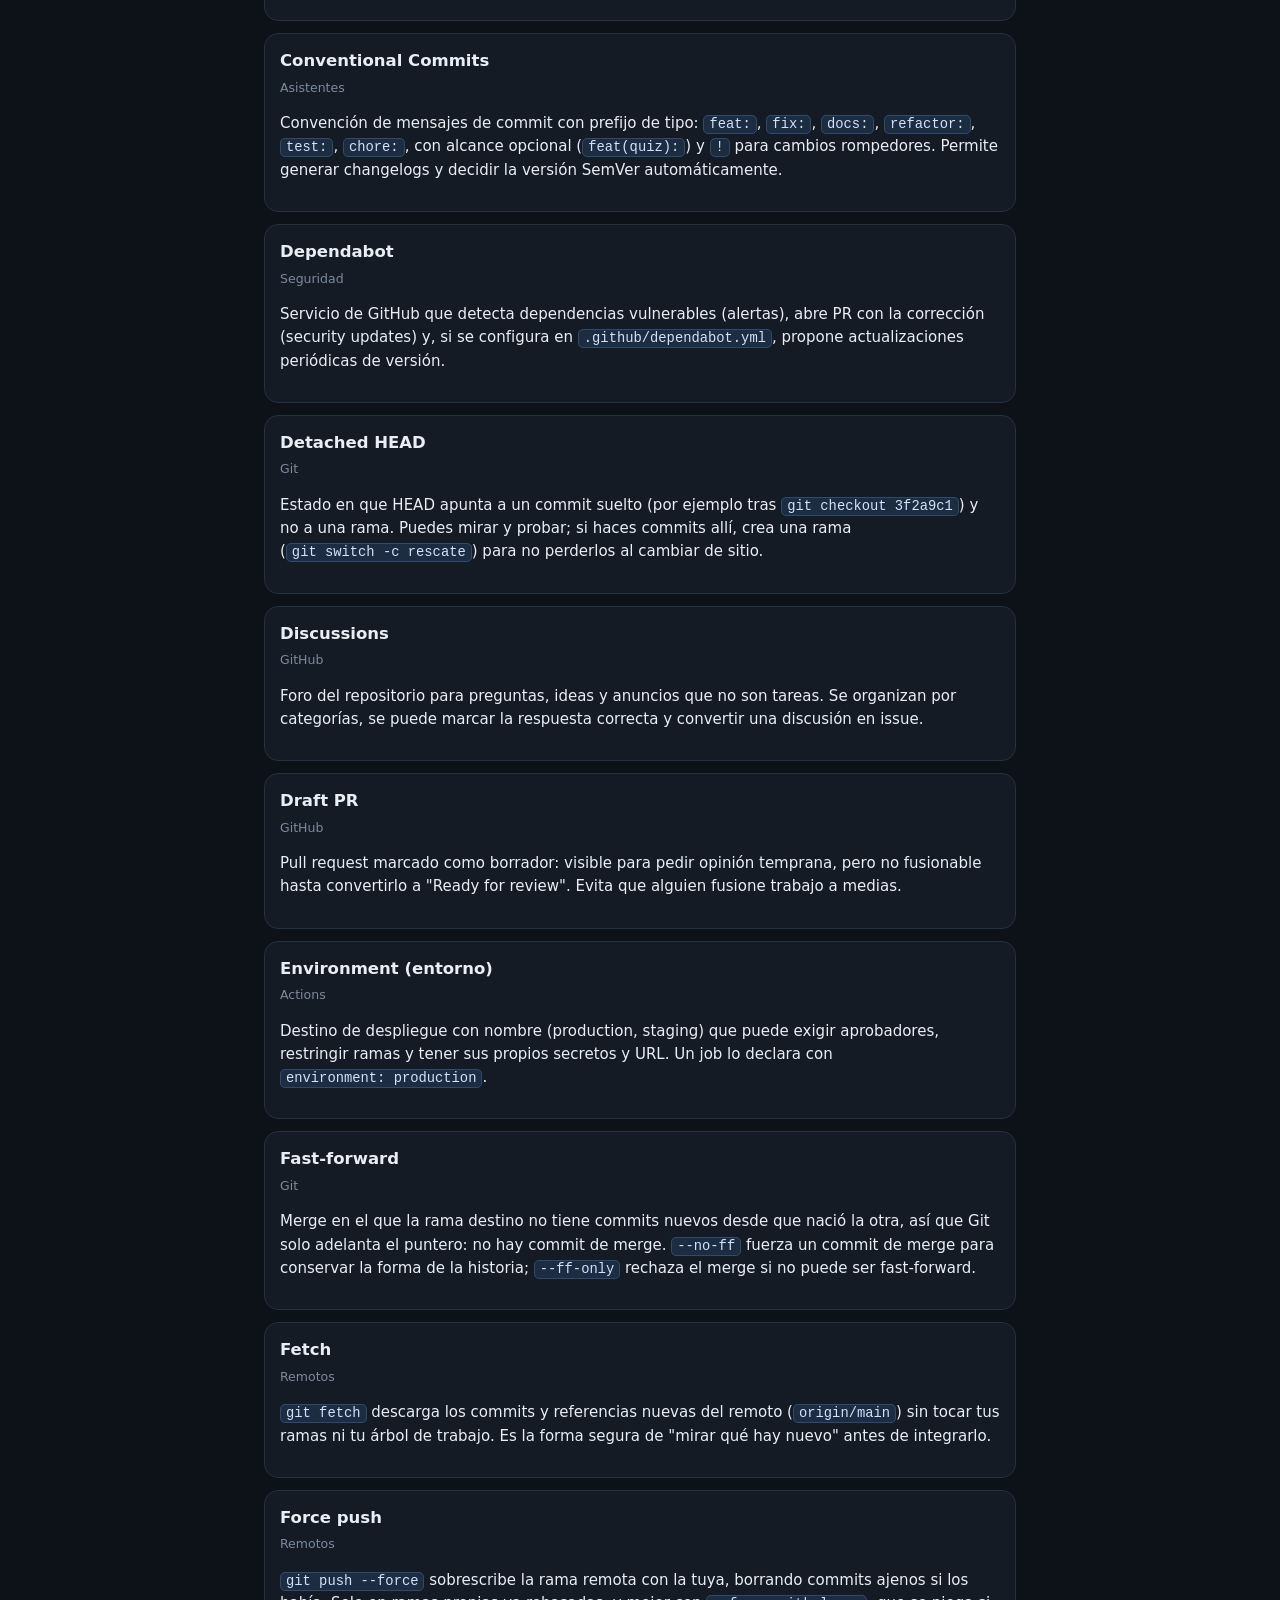
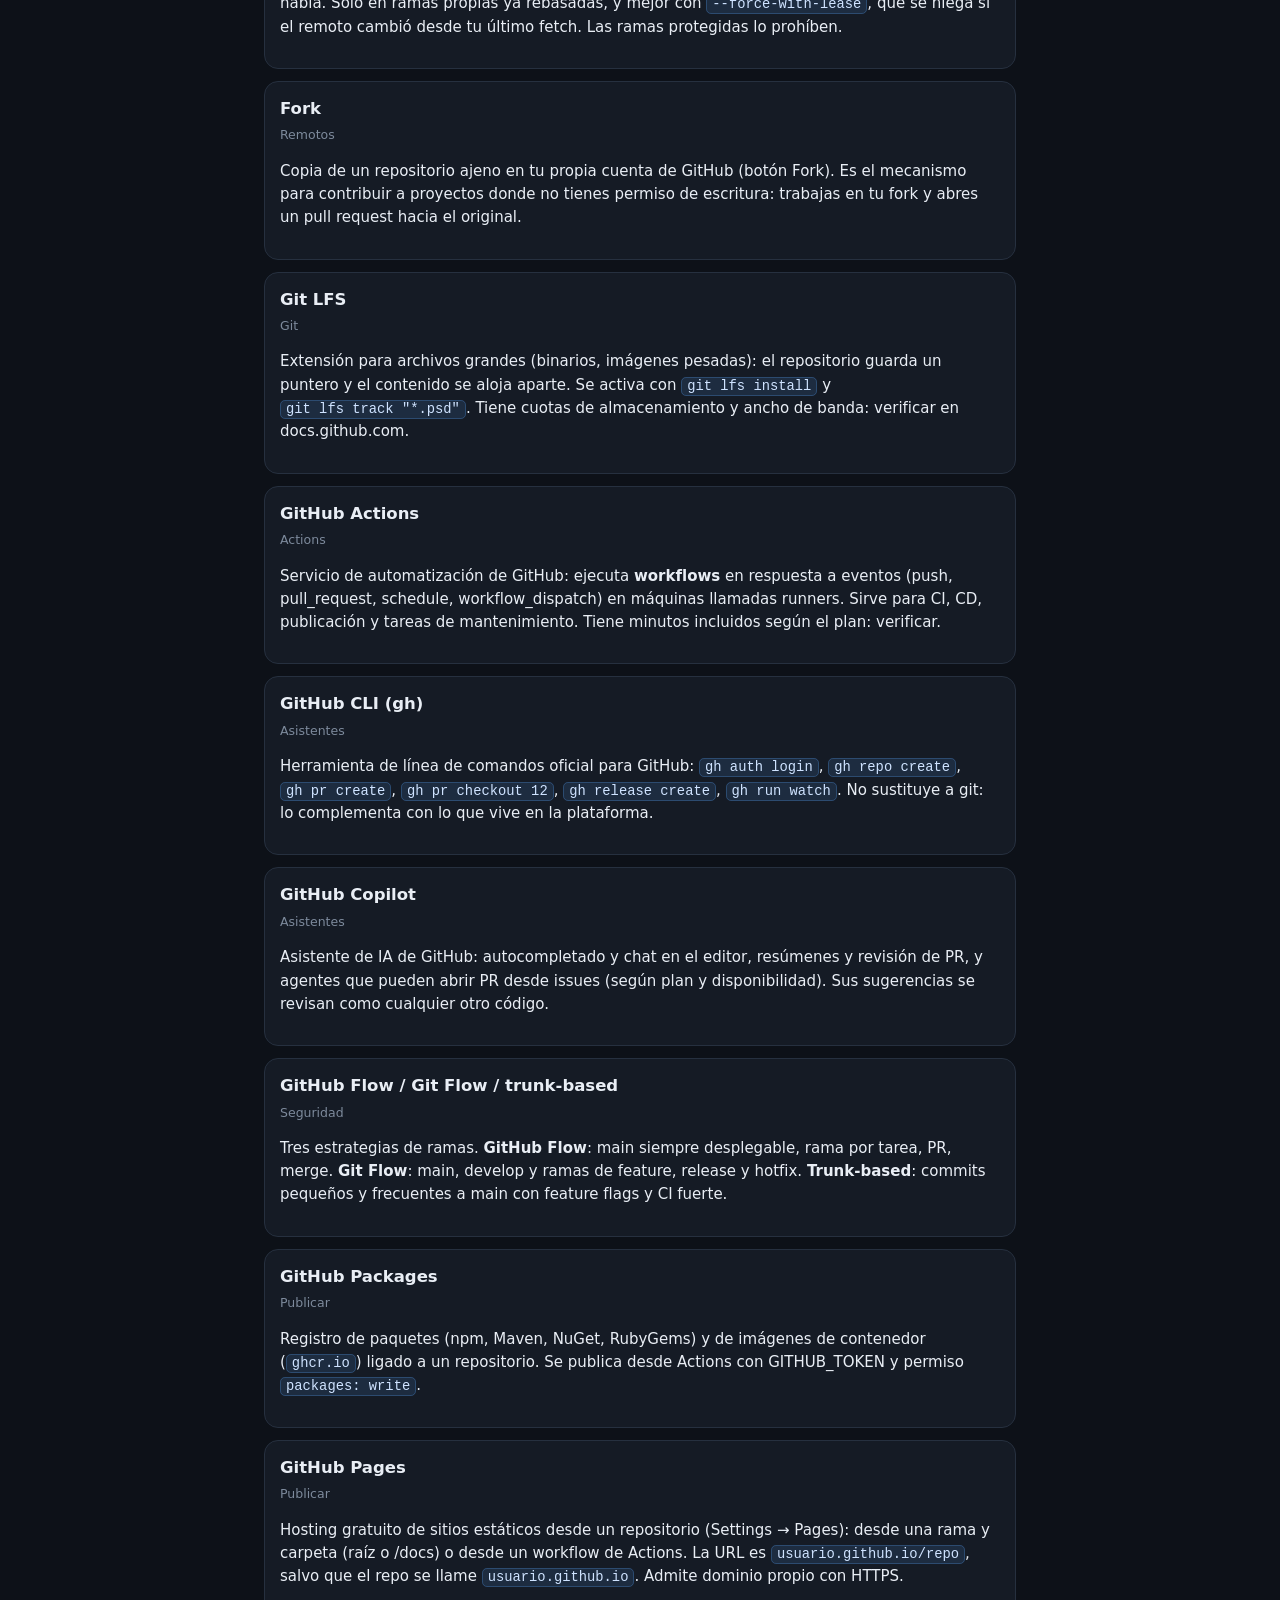
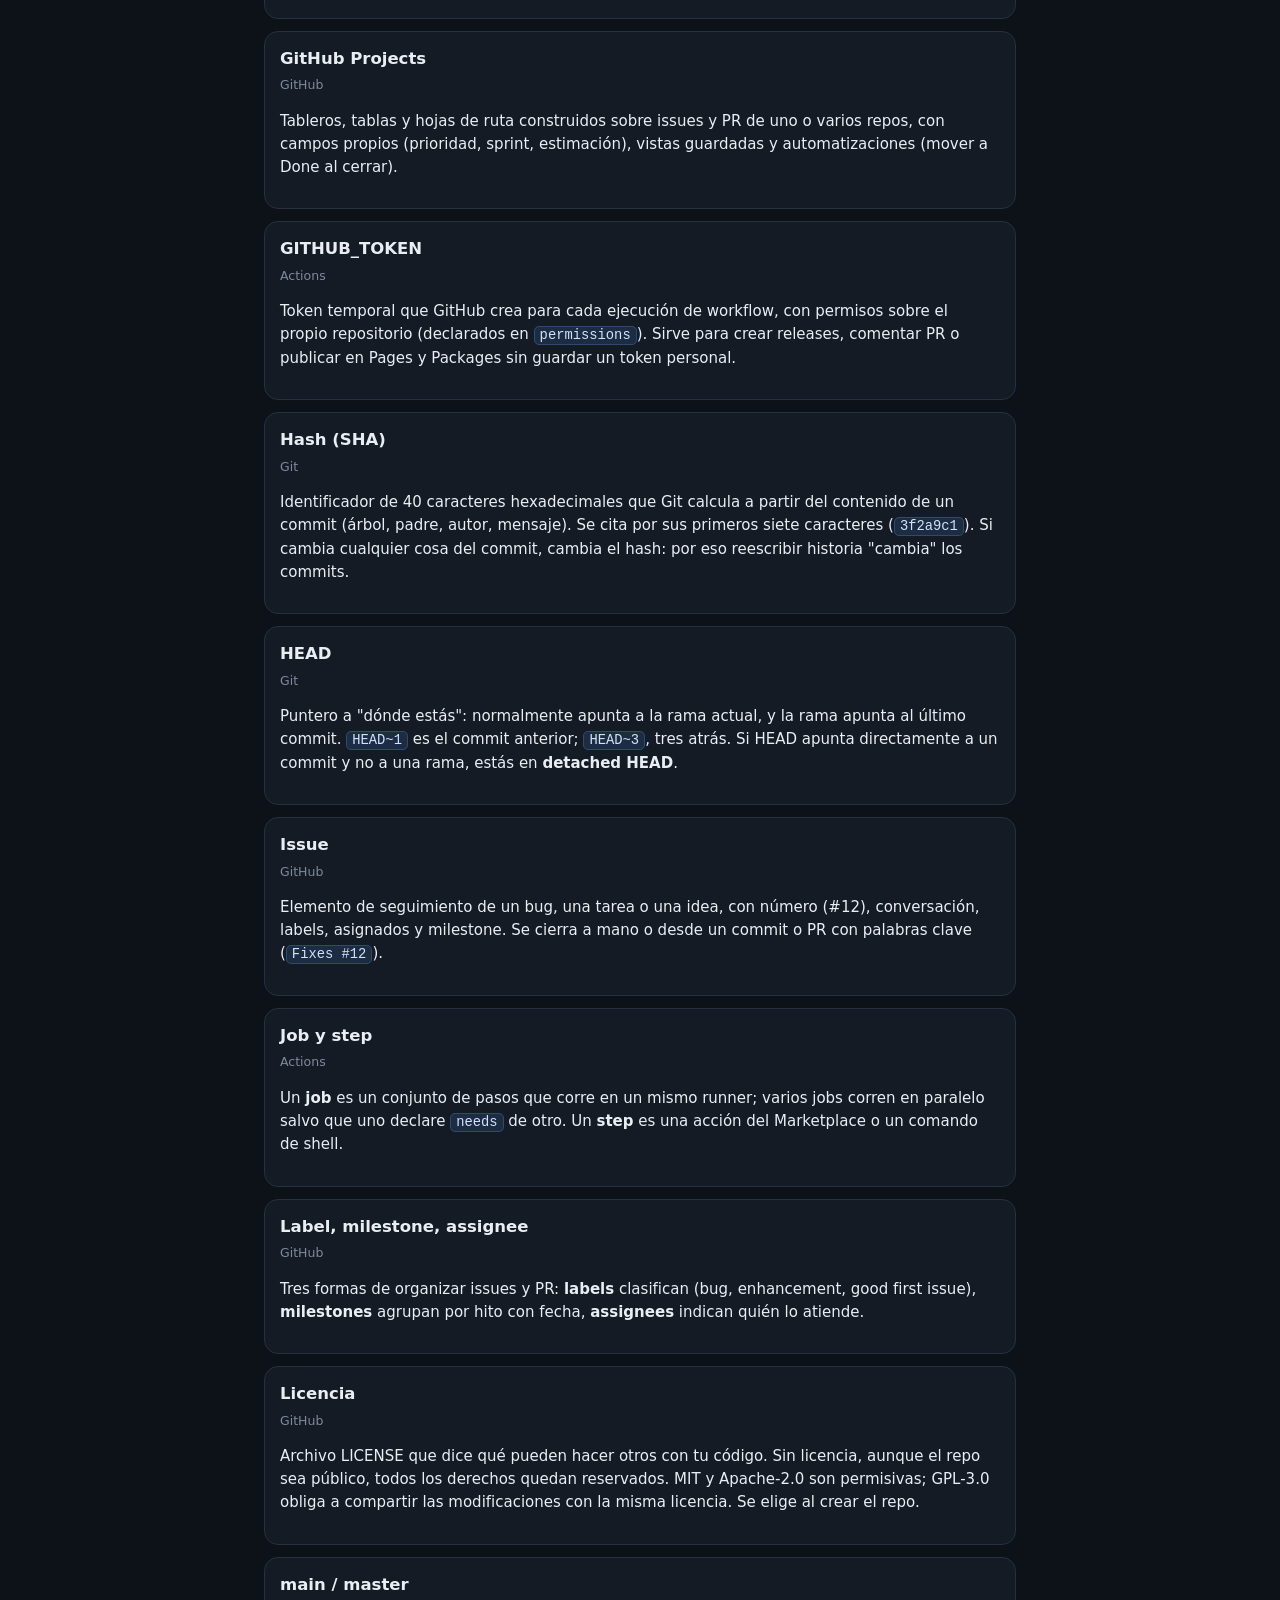
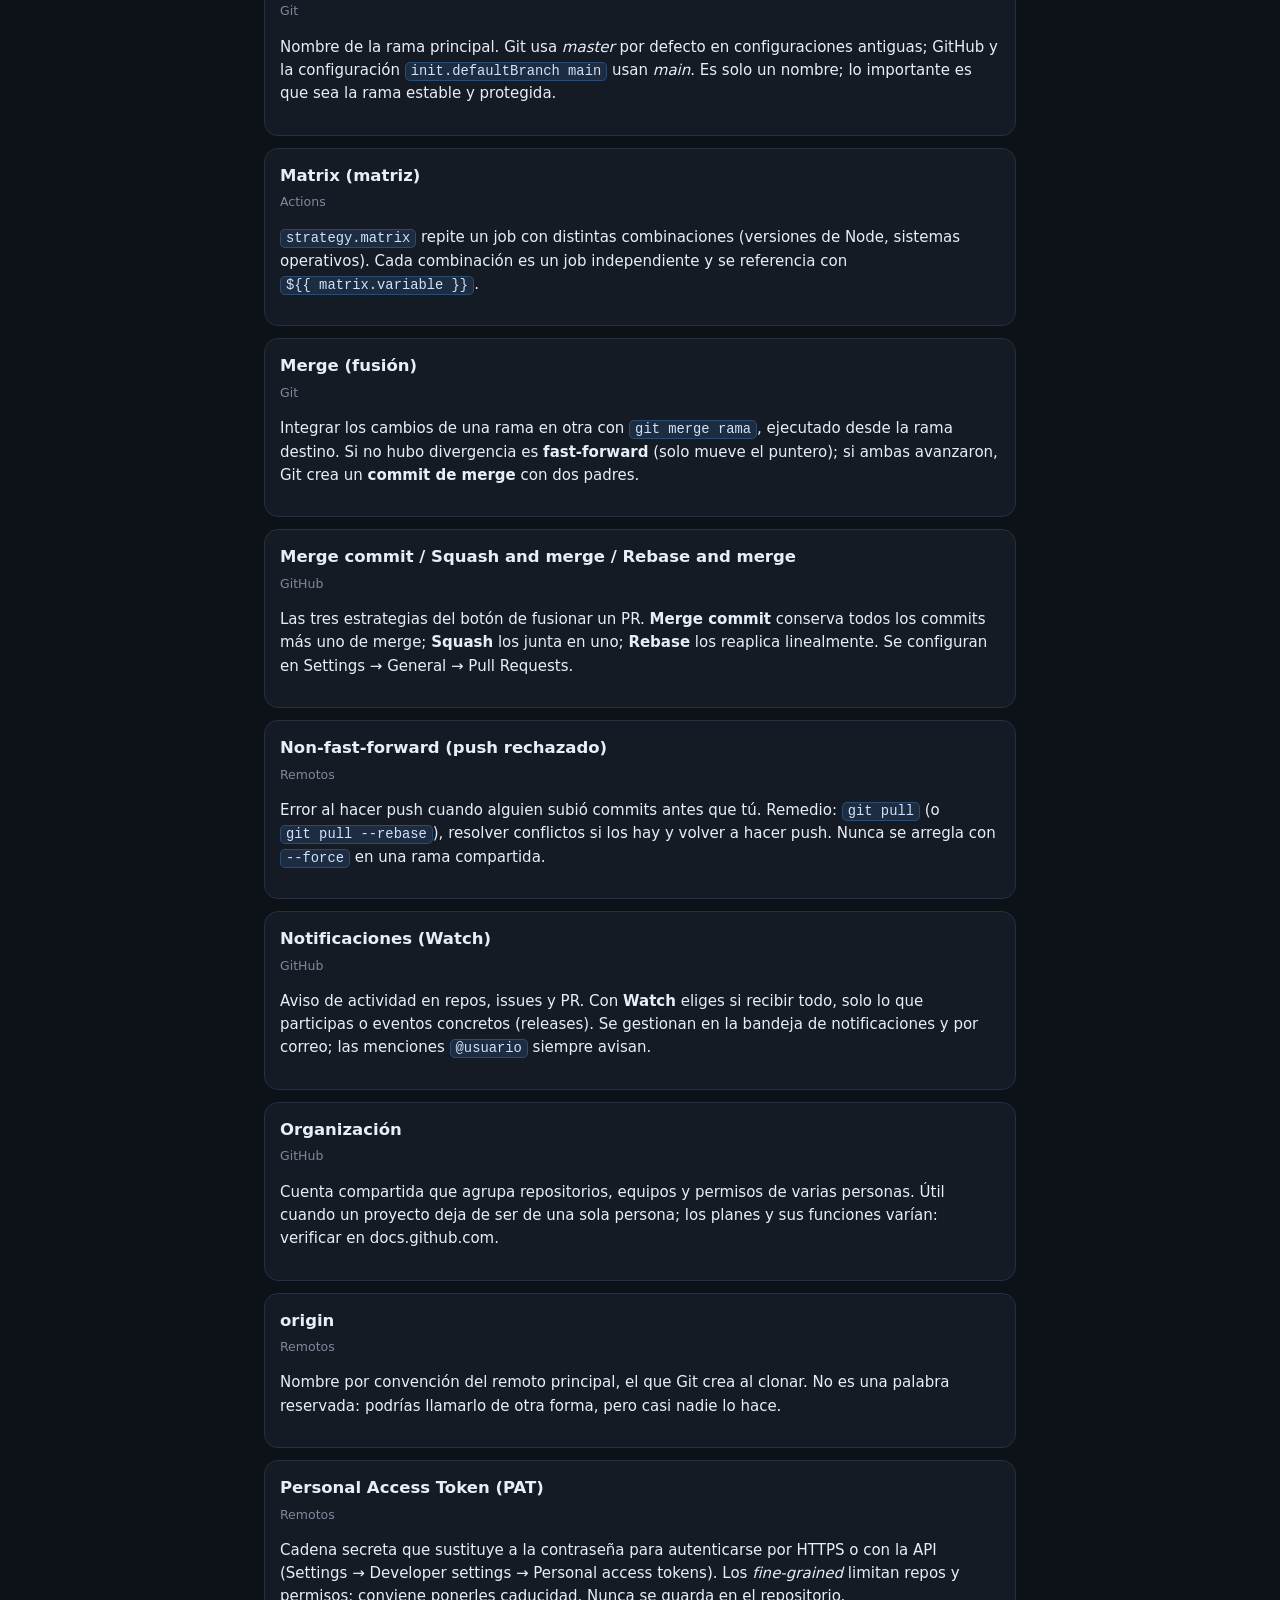
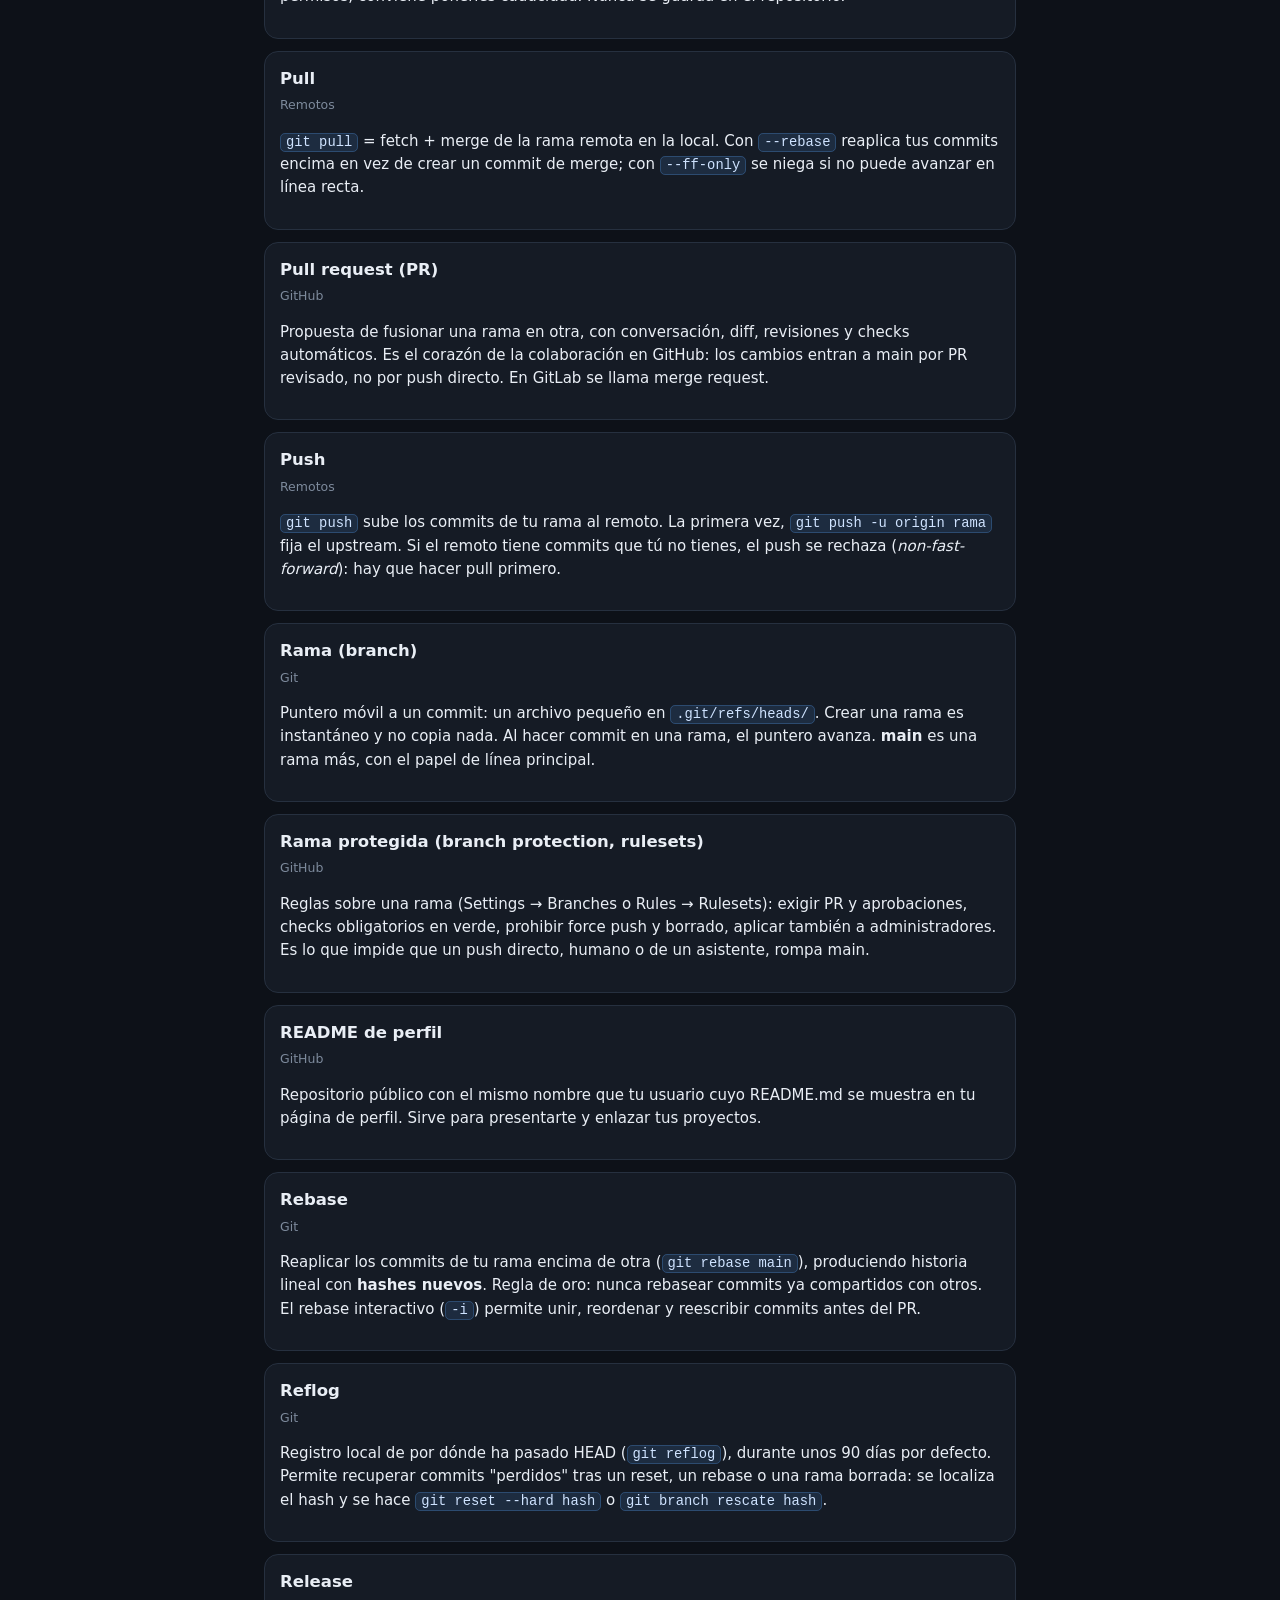
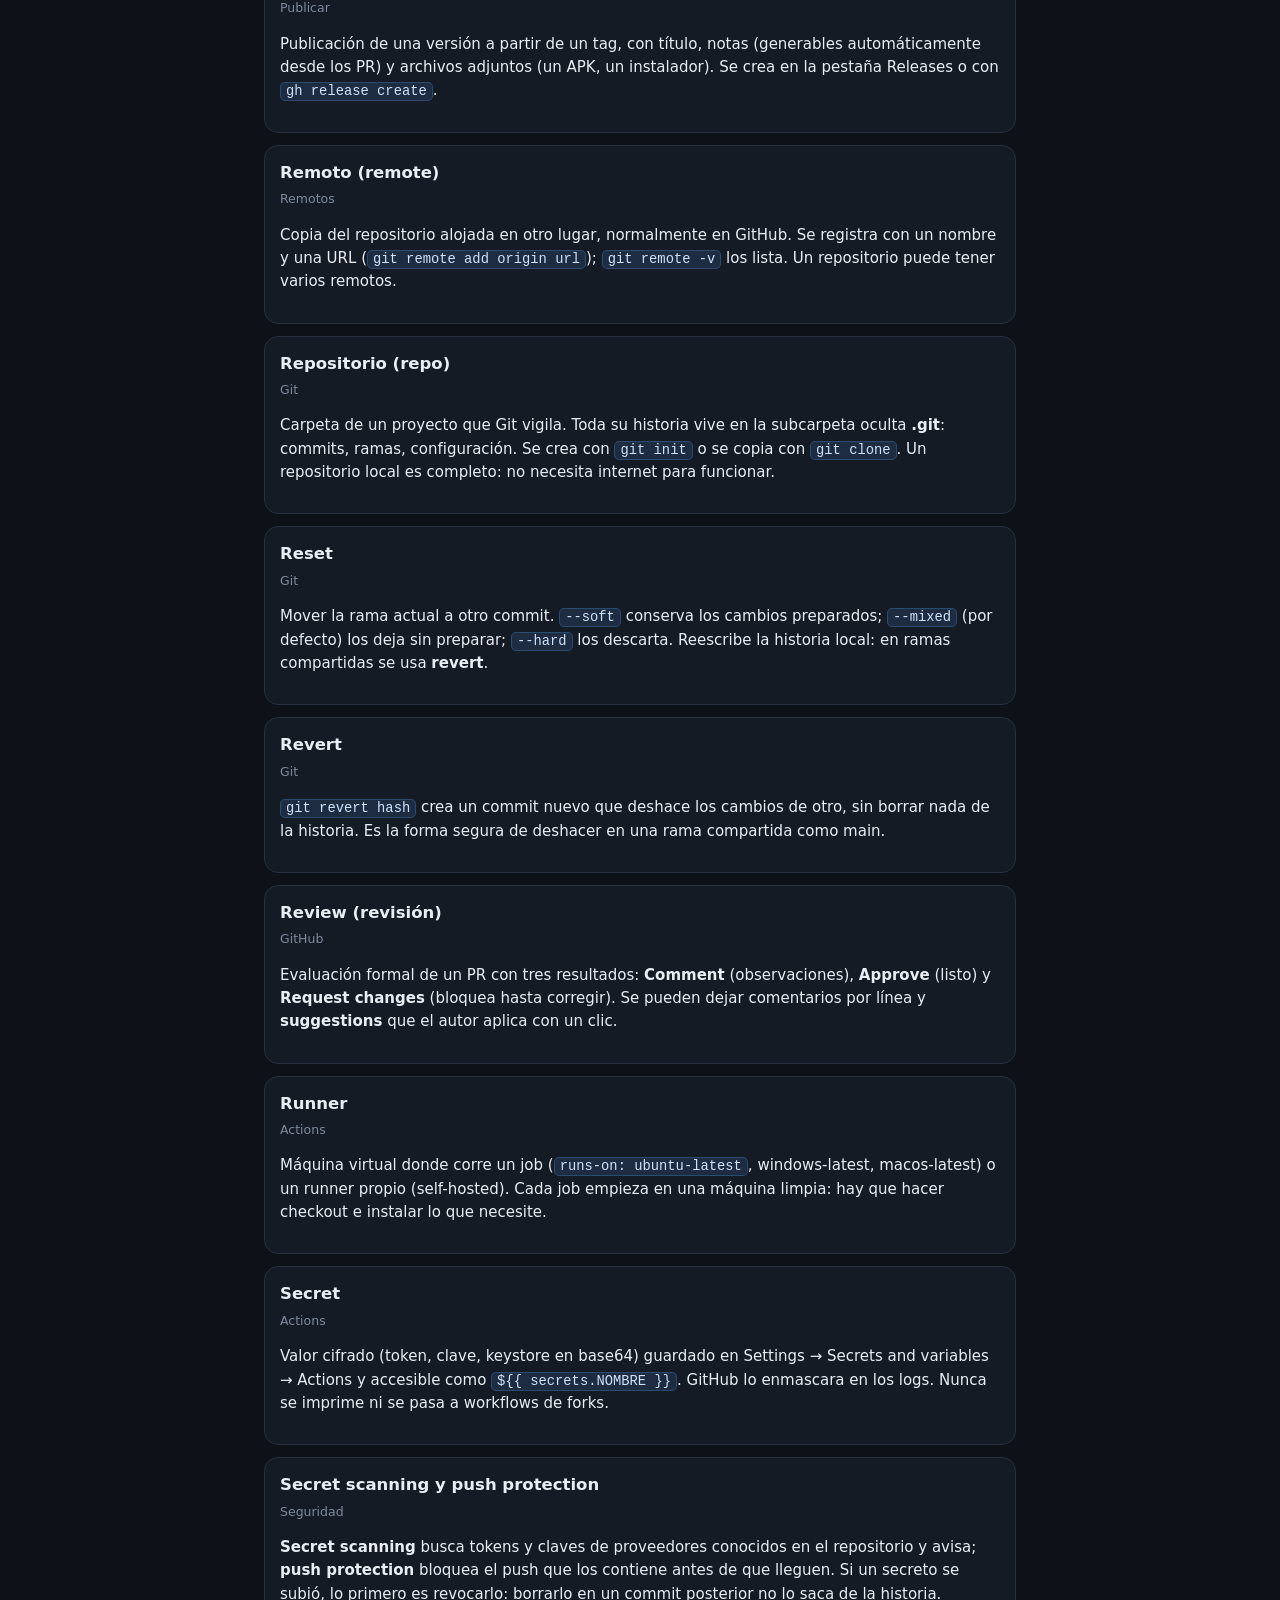
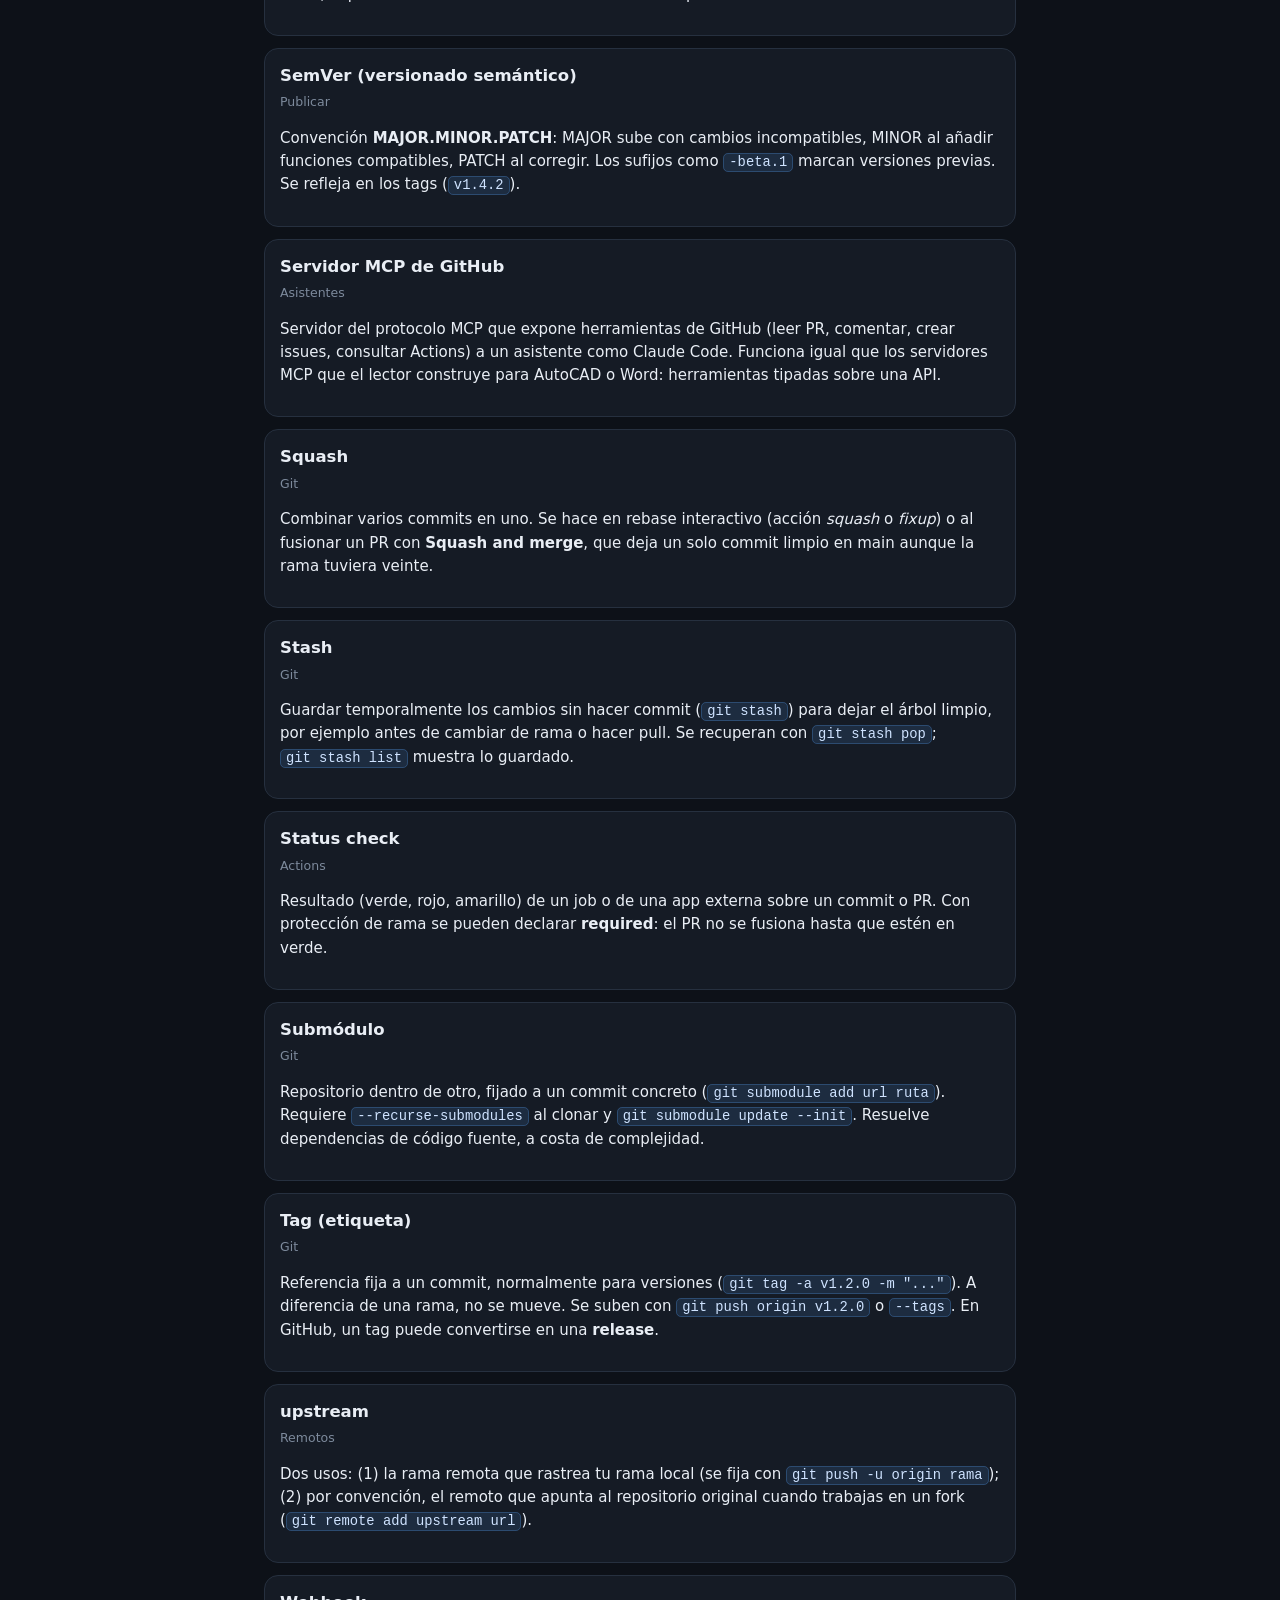
<file: assets/web/glosario.html>
<!DOCTYPE html>
<html lang="es">
<head>
<meta charset="UTF-8">
<meta name="viewport" content="width=device-width, initial-scale=1.0, viewport-fit=cover">
<title>Glosario · GitHub PRO</title>
<meta name="theme-color" content="#0d1118">
<link rel="icon" type="image/png" href="icons/icon-192.png">
<link rel="stylesheet" href="assets/styles.css">
</head>
<body>
  <div class="topbar">
    <a class="back" href="index.html">← Inicio</a>
    <div class="tt">Glosario de Git y GitHub</div>
  </div>

  <div class="head" style="padding-top:6px">
    <h1>📖 <span class="em">Glosario</span> de Git y GitHub</h1>
    <div class="lead">Términos de Git, de la plataforma GitHub, de Actions y del trabajo con asistentes de IA, en lenguaje llano y con el comando o la pantalla donde aparecen. Son definiciones de estudio: la interfaz y los planes de GitHub cambian, <b>verifica en docs.github.com</b> antes de sustentar algo con ellas.</div>
  </div>

  <div id="nav"></div>

  <div class="tpanel">
    <div class="field wide"><label>Buscar un término</label>
      <input type="search" id="q" placeholder="Ej. commit, HEAD, fast-forward, upstream, squash, reflog, runner, secret, fork...">
    </div>
    <div class="rfilters" id="cats"></div>
    <div class="thelp" id="cuenta"></div>
  </div>

  <div id="lista"></div>
  <div id="vacio" class="warnbox" style="display:none"></div>

  <div class="foot">GitHub PRO v1.0 · El glosario funciona sin internet.</div>

<script src="assets/engine.js"></script>
<script src="assets/tools.js"></script>
<script src="assets/glosario.js"></script>
<script>
(function () {
  document.getElementById('nav').appendChild(Tools.nav('glosario.html'));
  var DATA = (typeof GLOSARIO !== 'undefined') ? GLOSARIO.slice() : [];
  var clave = Tools.clave, esc = Tools.esc;
  DATA.sort(function (a, b) { return clave(a.t) < clave(b.t) ? -1 : 1; });
  var cats = []; DATA.forEach(function (d) { if (d.cat && cats.indexOf(d.cat) === -1) cats.push(d.cat); });
  var catActiva = '';
  var cbox = document.getElementById('cats');
  function pintarCats() {
    cbox.innerHTML = '';
    [''].concat(cats).forEach(function (c) {
      var p = document.createElement('span');
      p.className = 'pill' + (c === catActiva ? ' on' : '');
      p.textContent = c || 'Todos';
      p.onclick = function () { catActiva = c; pintarCats(); pintar(); };
      cbox.appendChild(p);
    });
  }

  function pintar() {
    var s = clave(document.getElementById('q').value.trim());
    var cont = document.getElementById('lista');
    var vacio = document.getElementById('vacio');
    cont.innerHTML = '';
    var n = 0;
    DATA.forEach(function (d) {
      if (catActiva && d.cat !== catActiva) return;
      if (s && clave(d.t).indexOf(s) === -1 && clave(d.d).indexOf(s) === -1) return;
      n++;
      var card = document.createElement('div');
      card.className = 'tpanel';
      card.innerHTML = '<h2 style="margin-bottom:4px">' + esc(d.t) + '</h2>' +
        (d.cat ? '<div class="thelp" style="margin-bottom:6px">' + esc(d.cat) + '</div>' : '') +
        '<div>' + d.d + '</div>';
      cont.appendChild(card);
    });
    document.getElementById('cuenta').textContent = n + ' de ' + DATA.length + ' términos';
    vacio.style.display = n ? 'none' : '';
    if (!n) vacio.textContent = 'Ningún término coincide con "' + document.getElementById('q').value + '".';
  }

  document.getElementById('q').addEventListener('input', pintar);
  pintarCats();
  pintar();
})();
</script>
</body>
</html>
</file>
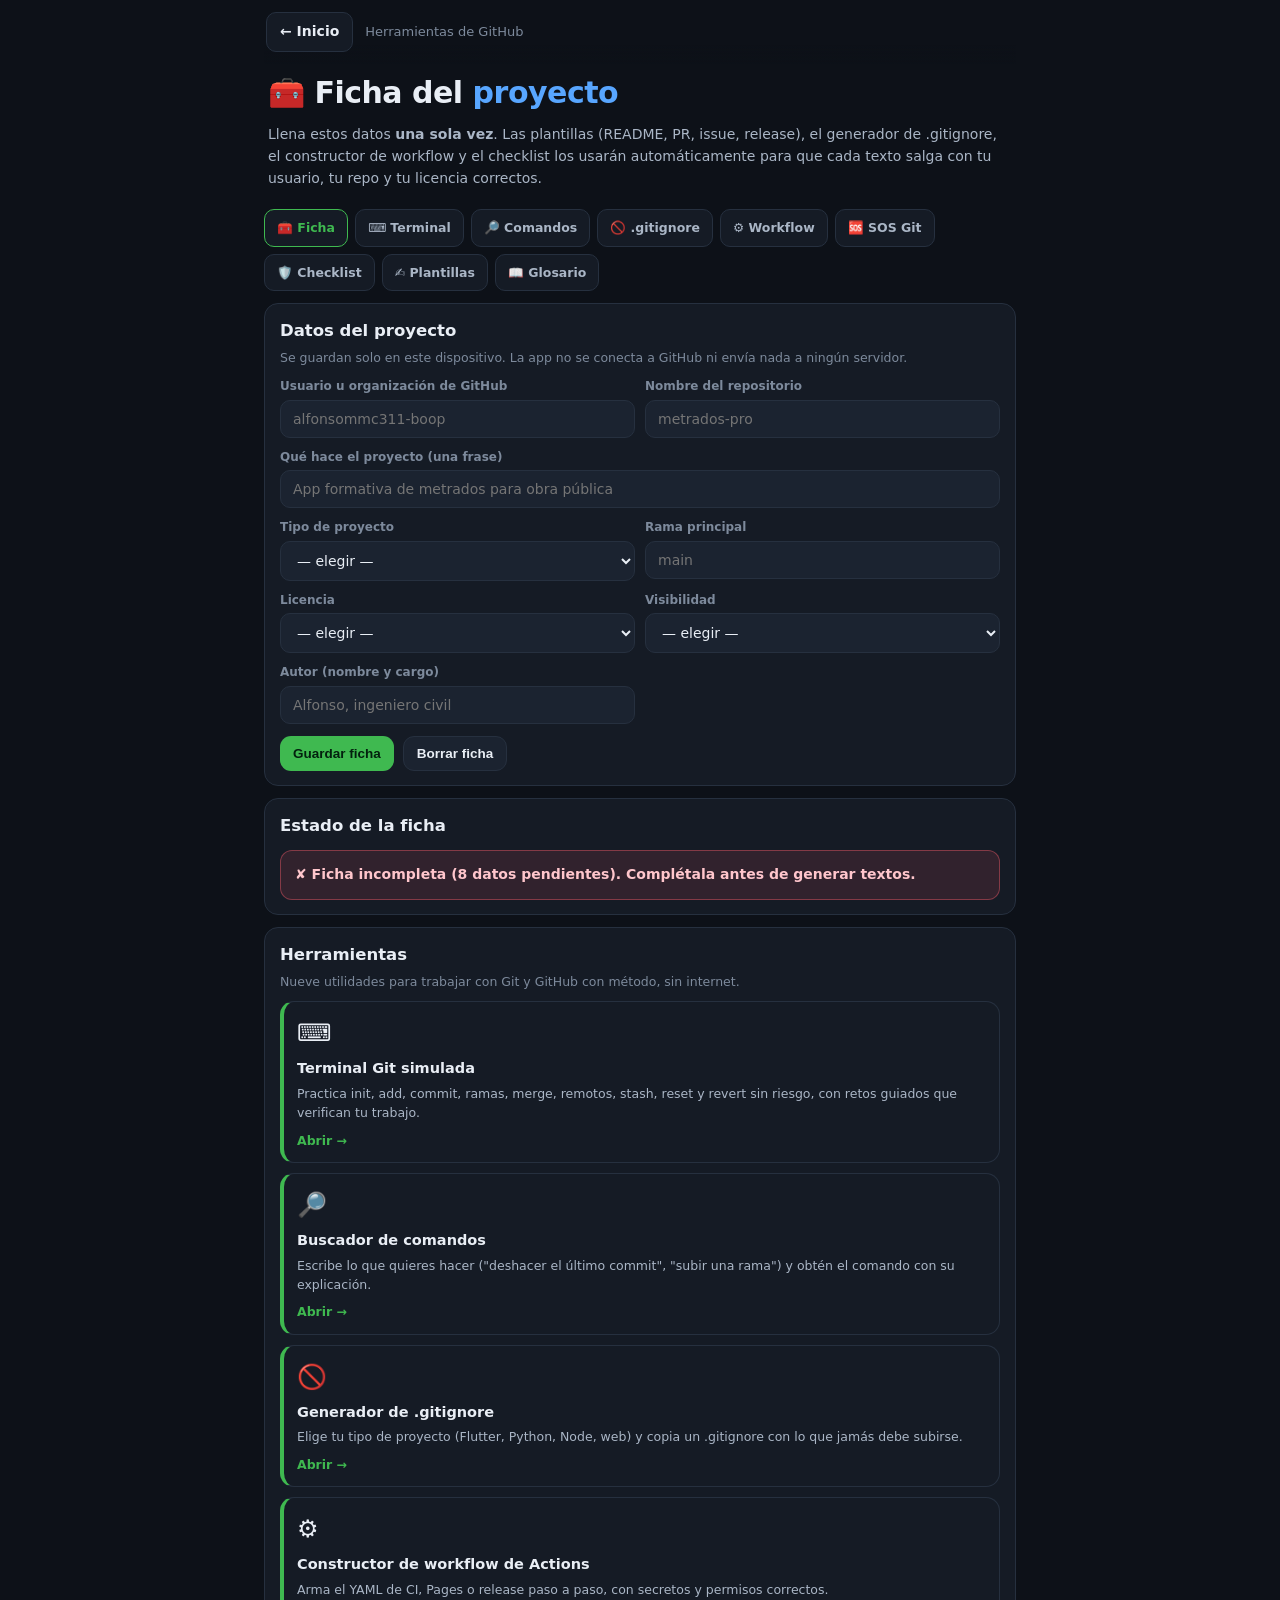
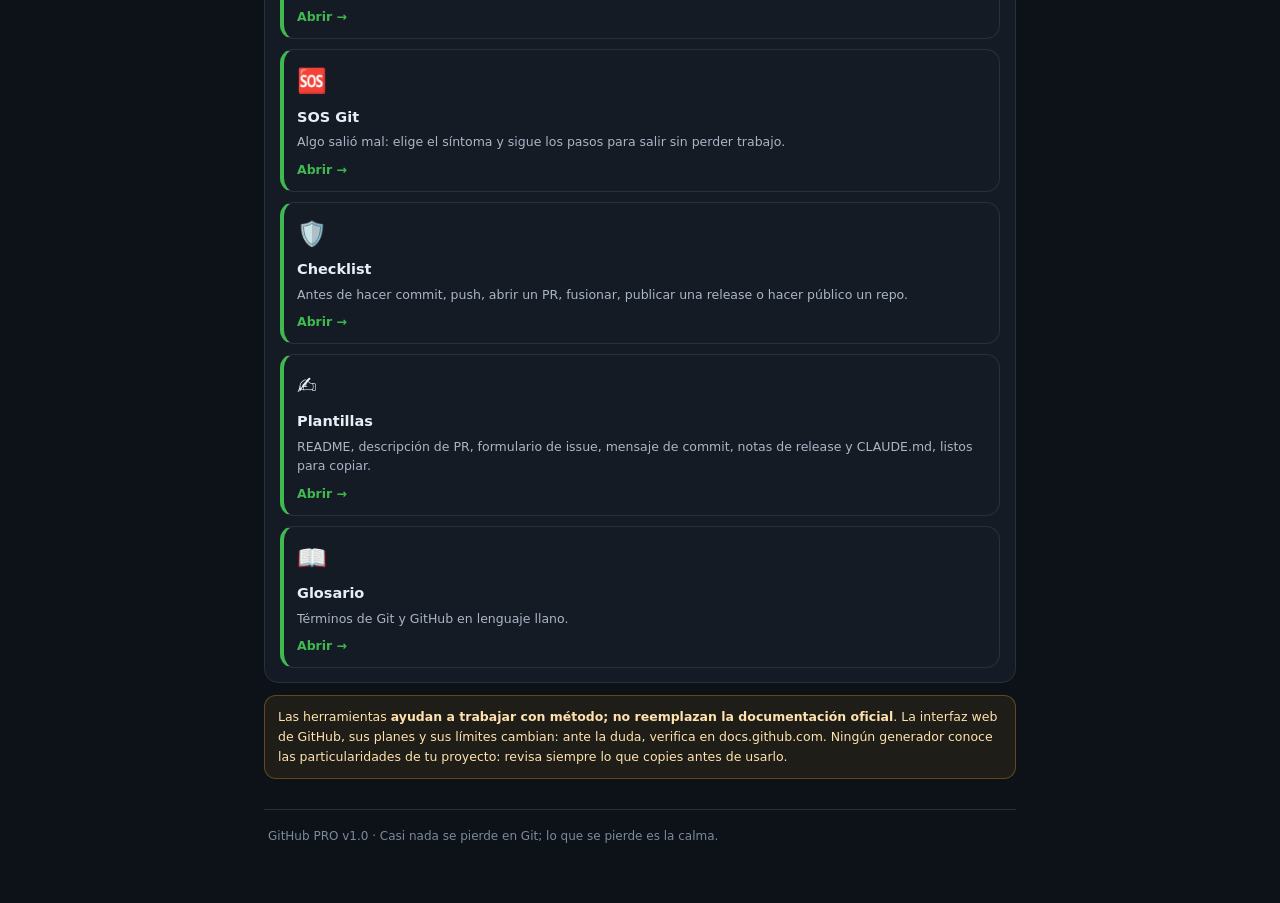
<file: assets/web/herramientas.html>
<!DOCTYPE html>
<html lang="es">
<head>
<meta charset="UTF-8">
<meta name="viewport" content="width=device-width, initial-scale=1.0, viewport-fit=cover">
<title>Ficha del proyecto · GitHub PRO</title>
<meta name="theme-color" content="#0d1118">
<link rel="icon" type="image/png" href="icons/icon-192.png">
<link rel="stylesheet" href="assets/styles.css">
</head>
<body>
  <div class="topbar">
    <a class="back" href="index.html">← Inicio</a>
    <div class="tt">Herramientas de GitHub</div>
  </div>

  <div class="head" style="padding-top:6px">
    <h1>🧰 Ficha del <span class="em">proyecto</span></h1>
    <div class="lead">Llena estos datos <b>una sola vez</b>. Las plantillas (README, PR, issue, release), el generador de .gitignore, el constructor de workflow y el checklist los usarán automáticamente para que cada texto salga con tu usuario, tu repo y tu licencia correctos.</div>
  </div>

  <div id="nav"></div>

  <div class="tpanel">
    <h2>Datos del proyecto</h2>
    <div class="thelp">Se guardan solo en este dispositivo. La app no se conecta a GitHub ni envía nada a ningún servidor.</div>
    <div id="form"></div>
  </div>

  <div class="tpanel" id="estado"></div>

  <div class="tpanel">
    <h2>Herramientas</h2>
    <div class="thelp">Nueve utilidades para trabajar con Git y GitHub con método, sin internet.</div>
    <div id="hub"></div>
  </div>

  <div class="warnbox">
    Las herramientas <b>ayudan a trabajar con método; no reemplazan la documentación oficial</b>. La interfaz web de GitHub, sus planes y sus límites cambian: ante la duda, verifica en docs.github.com. Ningún generador conoce las particularidades de tu proyecto: revisa siempre lo que copies antes de usarlo.
  </div>

  <div class="foot">GitHub PRO v1.0 · Casi nada se pierde en Git; lo que se pierde es la calma.</div>

  <script src="assets/engine.js"></script>
  <script src="assets/tools.js"></script>
  <script>
    (function () {
      document.getElementById('nav').appendChild(Tools.nav('herramientas.html'));

      var estado = document.getElementById('estado');
      function pintarEstado() {
        var faltan = Proyecto.completa();
        estado.innerHTML = '<h2>Estado de la ficha</h2>';
        var v;
        if (!faltan.length) {
          v = Tools.verdict('ok', '✔ Ficha completa. Las plantillas y generadores saldrán con todos los datos rellenados.');
        } else if (faltan.length <= 3) {
          v = Tools.verdict('warn', '⚠ Faltan ' + faltan.length + ' datos: ' + faltan.join(', ') + '. Las plantillas los marcarán como COMPLETAR.');
        } else {
          v = Tools.verdict('bad', '✘ Ficha incompleta (' + faltan.length + ' datos pendientes). Complétala antes de generar textos.');
        }
        estado.appendChild(v);
        var o = Proyecto.get();
        if (o.usuario && o.repo) {
          var res = document.createElement('div');
          res.className = 'res';
          res.innerHTML =
            '<div class="resrow"><span>URL del repositorio</span><b>' + Tools.esc(Proyecto.url()) + '</b></div>' +
            '<div class="resrow"><span>URL de clonado (HTTPS)</span><b>' + Tools.esc(Proyecto.url() + '.git') + '</b></div>' +
            '<div class="resrow"><span>URL de clonado (SSH)</span><b>' + Tools.esc('git@github.com:' + o.usuario + '/' + o.repo + '.git') + '</b></div>' +
            '<div class="resrow"><span>GitHub Pages (si se activa)</span><b>' + Tools.esc('https://' + o.usuario.toLowerCase() + '.github.io/' + o.repo + '/') + '</b></div>';
          estado.appendChild(res);
          var n = document.createElement('div');
          n.className = 'resnote';
          n.textContent = 'Las URL se calculan con la convención habitual de GitHub; la de Pages depende de que la actives en Settings → Pages. Verifica en docs.github.com.';
          estado.appendChild(n);
        }
      }

      Proyecto.formulario(document.getElementById('form'), pintarEstado);
      pintarEstado();

      var hub = [
        { h: 'terminal.html', i: '⌨️', t: 'Terminal Git simulada', d: 'Practica init, add, commit, ramas, merge, remotos, stash, reset y revert sin riesgo, con retos guiados que verifican tu trabajo.' },
        { h: 'comandos.html', i: '🔎', t: 'Buscador de comandos', d: 'Escribe lo que quieres hacer ("deshacer el último commit", "subir una rama") y obtén el comando con su explicación.' },
        { h: 'gitignore.html', i: '🚫', t: 'Generador de .gitignore', d: 'Elige tu tipo de proyecto (Flutter, Python, Node, web) y copia un .gitignore con lo que jamás debe subirse.' },
        { h: 'workflow.html', i: '⚙️', t: 'Constructor de workflow de Actions', d: 'Arma el YAML de CI, Pages o release paso a paso, con secretos y permisos correctos.' },
        { h: 'sos.html', i: '🆘', t: 'SOS Git', d: 'Algo salió mal: elige el síntoma y sigue los pasos para salir sin perder trabajo.' },
        { h: 'checklist.html', i: '🛡️', t: 'Checklist', d: 'Antes de hacer commit, push, abrir un PR, fusionar, publicar una release o hacer público un repo.' },
        { h: 'plantillas.html', i: '✍️', t: 'Plantillas', d: 'README, descripción de PR, formulario de issue, mensaje de commit, notas de release y CLAUDE.md, listos para copiar.' },
        { h: 'glosario.html', i: '📖', t: 'Glosario', d: 'Términos de Git y GitHub en lenguaje llano.' }
      ];
      var g = document.getElementById('hub');
      hub.forEach(function (x) {
        var a = document.createElement('a');
        a.className = 'card';
        a.href = x.h;
        a.style.marginTop = '10px';
        a.style.setProperty('--acc', 'var(--tool)');
        a.innerHTML = '<div class="ico">' + x.i + '</div><div class="ct">' + Tools.esc(x.t) +
          '</div><div class="cd">' + Tools.esc(x.d) + '</div><div class="go">Abrir →</div>';
        g.appendChild(a);
      });
    })();
  </script>
</body>
</html>
</file>
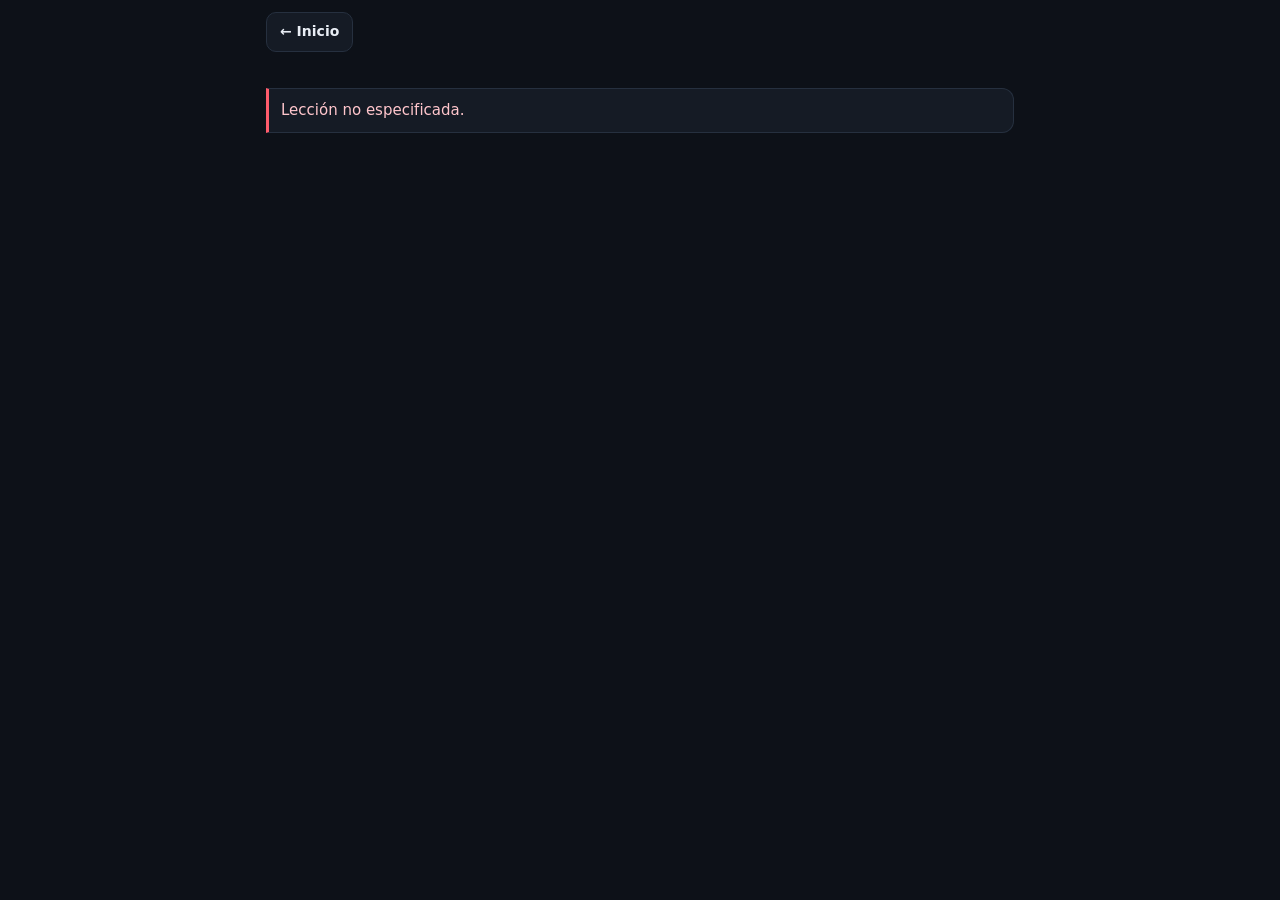
<file: assets/web/lesson.html>
<!DOCTYPE html>
<html lang="es">
<head>
<meta charset="UTF-8">
<meta name="viewport" content="width=device-width, initial-scale=1.0, viewport-fit=cover">
<title>Cargando…</title>
<meta name="theme-color" content="#0d1118">
<link rel="icon" type="image/png" href="icons/icon-192.png">
<link rel="stylesheet" href="assets/styles.css">
</head>
<body>
  <div class="topbar">
    <a class="back" href="index.html">← Inicio</a>
    <span class="tt" id="tt"></span>
  </div>
  <div class="lesson-wrap"><div id="lesson"></div></div>

<script src="assets/catalog.js"></script>
<script src="assets/engine.js"></script>
<script>
  (function () {
    var p = new URLSearchParams(location.search);
    var name = (p.get('l') || '').replace(/[^a-z0-9\-]/gi, '');
    if (!name) { document.getElementById('lesson').innerHTML = '<div class="err">Lección no especificada.</div>'; return; }
    window.__lesson = name;
    window.addEventListener('pagehide', function () { try { Speak.stop(); } catch (e) {} });
    var s = document.createElement('script');
    s.src = 'lessons/' + name + '.js';
    s.onerror = function () { document.getElementById('lesson').innerHTML = '<div class="err">No se encontró la lección: ' + name + '</div>'; };
    document.body.appendChild(s);
  })();
</script>
</body>
</html>
</file>
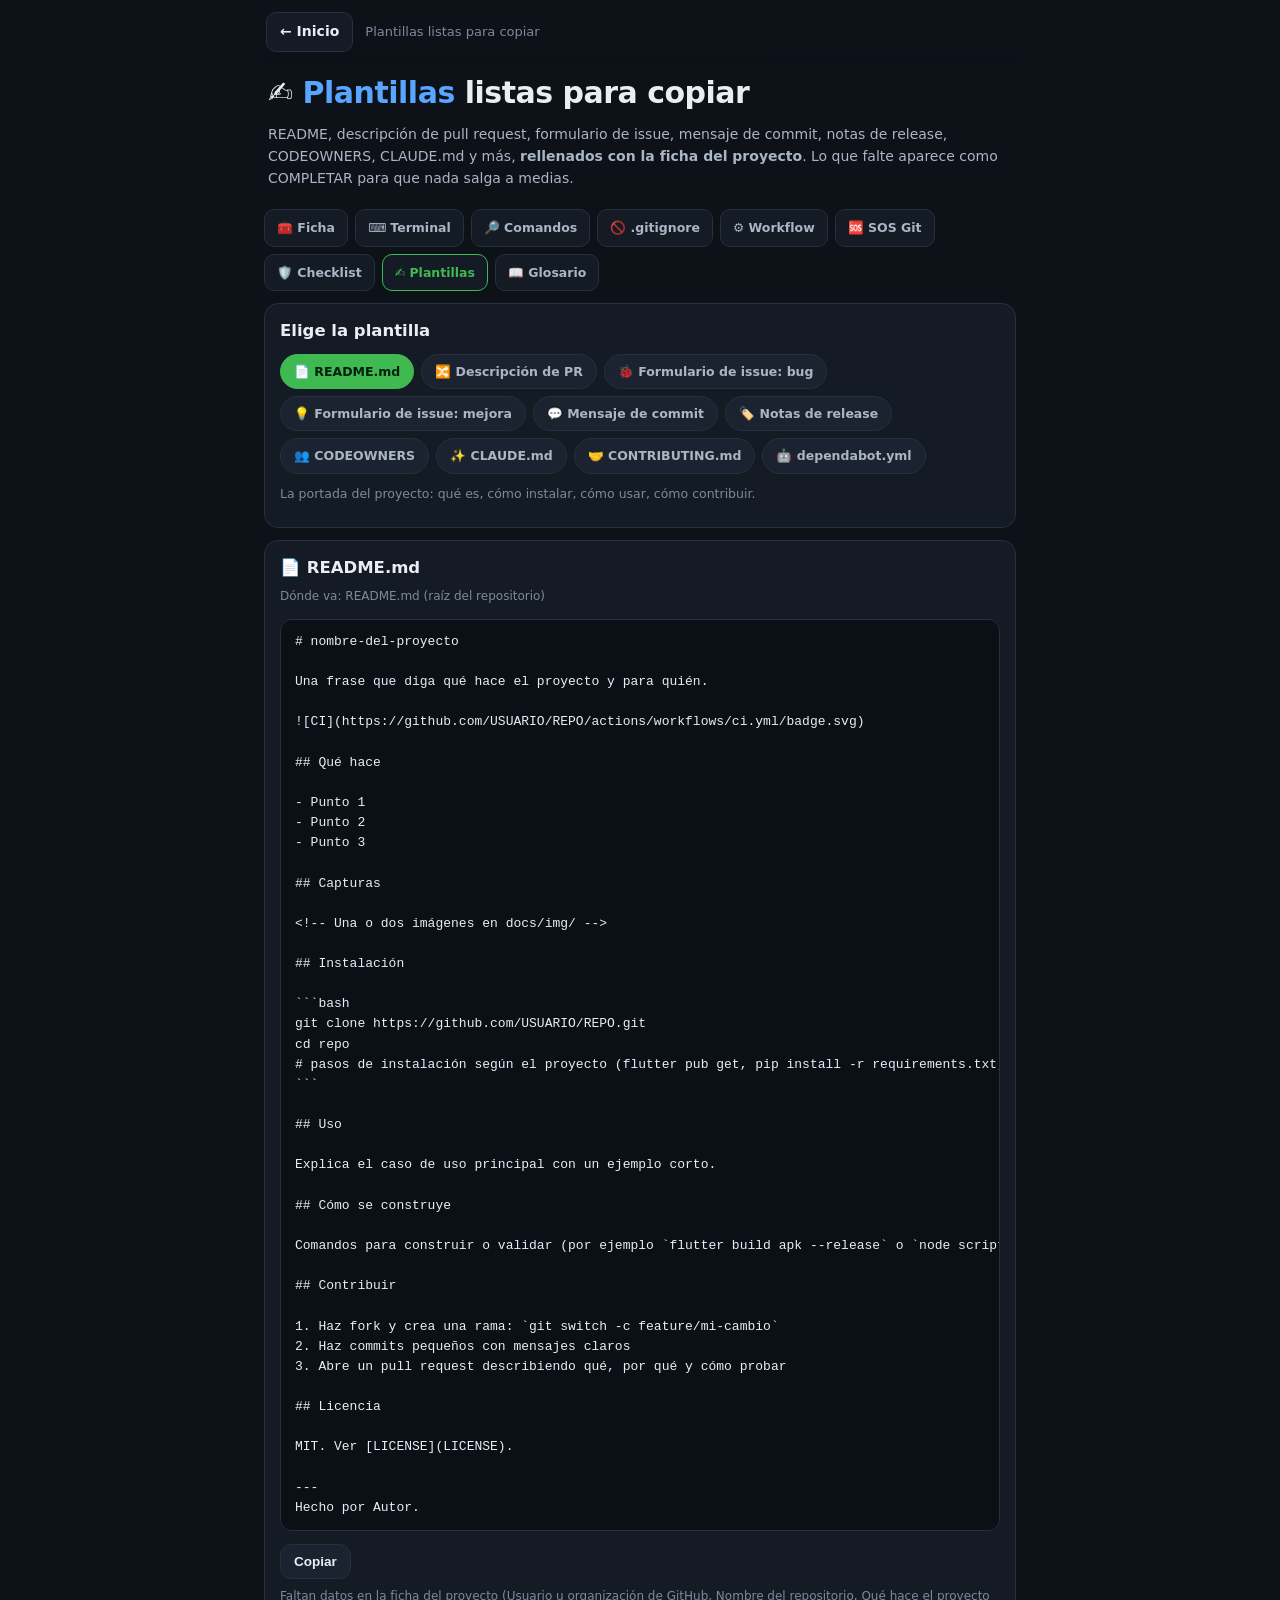
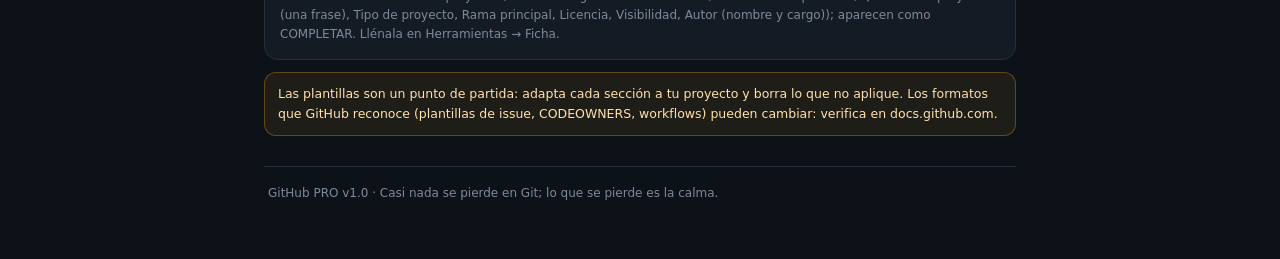
<file: assets/web/plantillas.html>
<!DOCTYPE html>
<html lang="es">
<head>
<meta charset="UTF-8">
<meta name="viewport" content="width=device-width, initial-scale=1.0, viewport-fit=cover">
<title>Plantillas · GitHub PRO</title>
<meta name="theme-color" content="#0d1118">
<link rel="icon" type="image/png" href="icons/icon-192.png">
<link rel="stylesheet" href="assets/styles.css">
</head>
<body>
  <div class="topbar">
    <a class="back" href="index.html">← Inicio</a>
    <div class="tt">Plantillas listas para copiar</div>
  </div>

  <div class="head" style="padding-top:6px">
    <h1>✍️ <span class="em">Plantillas</span> listas para copiar</h1>
    <div class="lead">README, descripción de pull request, formulario de issue, mensaje de commit, notas de release, CODEOWNERS, CLAUDE.md y más, <b>rellenados con la ficha del proyecto</b>. Lo que falte aparece como COMPLETAR para que nada salga a medias.</div>
  </div>

  <div id="nav"></div>

  <div class="tpanel">
    <h2>Elige la plantilla</h2>
    <div class="rfilters" id="tipos"></div>
    <div class="thelp" id="tdesc"></div>
  </div>

  <div class="tpanel">
    <h2 id="ttitle"></h2>
    <div class="hint" id="truta"></div>
    <div id="out"></div>
  </div>

  <div class="warnbox">Las plantillas son un punto de partida: adapta cada sección a tu proyecto y borra lo que no aplique. Los formatos que GitHub reconoce (plantillas de issue, CODEOWNERS, workflows) pueden cambiar: verifica en docs.github.com.</div>

  <div class="foot">GitHub PRO v1.0 · Casi nada se pierde en Git; lo que se pierde es la calma.</div>

<script src="assets/engine.js"></script>
<script src="assets/tools.js"></script>
<script>
(function () {
  document.getElementById('nav').appendChild(Tools.nav('plantillas.html'));
  var P = function (k, alt) { return Proyecto.v(k, alt); };
  var lic = function () { var l = Proyecto.campo('licencia') || 'MIT'; return l.indexOf('Sin') === 0 ? 'Todos los derechos reservados' : l; };

  var T = [
    { k: 'readme', t: '📄 README.md', ruta: 'README.md (raíz del repositorio)', d: 'La portada del proyecto: qué es, cómo instalar, cómo usar, cómo contribuir.', f: function () {
      return '# ' + P('repo', 'nombre-del-proyecto') + '\n\n' + P('desc', 'Una frase que diga qué hace el proyecto y para quién.') + '\n\n' +
        '![CI](' + Proyecto.url() + '/actions/workflows/ci.yml/badge.svg)\n\n' +
        '## Qué hace\n\n- Punto 1\n- Punto 2\n- Punto 3\n\n' +
        '## Capturas\n\n<!-- Una o dos imágenes en docs/img/ -->\n\n' +
        '## Instalación\n\n```bash\ngit clone ' + Proyecto.url() + '.git\ncd ' + P('repo', 'repo') + '\n# pasos de instalación según el proyecto (flutter pub get, pip install -r requirements.txt, npm install)\n```\n\n' +
        '## Uso\n\nExplica el caso de uso principal con un ejemplo corto.\n\n' +
        '## Cómo se construye\n\nComandos para construir o validar (por ejemplo `flutter build apk --release` o `node scripts/validar.js`).\n\n' +
        '## Contribuir\n\n1. Haz fork y crea una rama: `git switch -c feature/mi-cambio`\n2. Haz commits pequeños con mensajes claros\n3. Abre un pull request describiendo qué, por qué y cómo probar\n\n' +
        '## Licencia\n\n' + lic() + '. Ver [LICENSE](LICENSE).\n\n---\nHecho por ' + P('autor', 'Autor') + '.\n';
    } },
    { k: 'pr', t: '🔀 Descripción de PR', ruta: '.github/pull_request_template.md (o pegar en la descripción del PR)', d: 'Qué, por qué, cómo probar y qué revisar.', f: function () {
      return '## Qué cambia\n\n<!-- Una o dos frases. Ejemplo: Añade tres lecciones al área 4 y corrige el conteo del quiz. -->\n\n' +
        '## Por qué\n\n<!-- El problema o la necesidad. Enlaza el issue: -->\nCloses #\n\n' +
        '## Cómo probarlo\n\n1. Bajar la rama: `gh pr checkout <número>`\n2. Ejecutar: `node scripts/validar.js` (o el comando del proyecto)\n3. Abrir la app y comprobar ...\n\n' +
        '## Capturas (si cambia la interfaz)\n\n' +
        '## Checklist\n\n- [ ] El PR hace una sola cosa\n- [ ] Revisé Files changed yo mismo\n- [ ] Sin secretos ni archivos de trabajo\n- [ ] CI en verde\n- [ ] Documentación actualizada si hacía falta\n';
    } },
    { k: 'issue-bug', t: '🐞 Formulario de issue: bug', ruta: '.github/ISSUE_TEMPLATE/bug.yml', d: 'Formulario YAML que obliga a dar pasos, esperado, actual y entorno.', f: function () {
      return 'name: Reporte de error\ndescription: Algo no funciona como debería\ntitle: "[Bug]: "\nlabels: ["bug"]\nbody:\n' +
        '  - type: textarea\n    id: pasos\n    attributes:\n      label: Pasos para reproducir\n      description: Qué hiciste, en orden\n      placeholder: |\n        1. Abrir la lección ...\n        2. Tocar ...\n        3. Ver el error\n    validations:\n      required: true\n' +
        '  - type: textarea\n    id: esperado\n    attributes:\n      label: Qué esperabas\n    validations:\n      required: true\n' +
        '  - type: textarea\n    id: actual\n    attributes:\n      label: Qué pasó en realidad\n    validations:\n      required: true\n' +
        '  - type: input\n    id: version\n    attributes:\n      label: Versión de la app\n      placeholder: v1.2.0\n    validations:\n      required: true\n' +
        '  - type: dropdown\n    id: entorno\n    attributes:\n      label: Entorno\n      options:\n        - Android\n        - Windows\n        - Navegador\n        - Otro\n' +
        '  - type: textarea\n    id: extra\n    attributes:\n      label: Capturas o registros\n';
    } },
    { k: 'issue-feature', t: '💡 Formulario de issue: mejora', ruta: '.github/ISSUE_TEMPLATE/mejora.yml', d: 'Para ideas y nuevas funciones.', f: function () {
      return 'name: Propuesta de mejora\ndescription: Una idea o función nueva\ntitle: "[Mejora]: "\nlabels: ["enhancement"]\nbody:\n' +
        '  - type: textarea\n    id: problema\n    attributes:\n      label: Qué problema resuelve\n    validations:\n      required: true\n' +
        '  - type: textarea\n    id: propuesta\n    attributes:\n      label: Qué propones\n    validations:\n      required: true\n' +
        '  - type: textarea\n    id: alternativas\n    attributes:\n      label: Alternativas que consideraste\n';
    } },
    { k: 'commit', t: '💬 Mensaje de commit', ruta: 'Al hacer git commit (sin -m, en el editor)', d: 'Convención Conventional Commits con cuerpo y pie.', f: function () {
      return 'feat(quiz): corrige el conteo cuando no hay respuesta\n\n' +
        'El puntaje sumaba una respuesta aunque el usuario no tocara ninguna opción.\n' +
        'Ahora solo cuenta las preguntas contestadas y muestra el total al final.\n\n' +
        'Closes #12\n\n' +
        '# Tipos: feat, fix, docs, style, refactor, test, chore\n# Primera línea: imperativo, concreta, hasta ~50 caracteres\n# Línea en blanco y luego el porqué (no el qué: eso está en el diff)\n# Pie: Closes #n, Co-Authored-By: Nombre <correo>\n';
    } },
    { k: 'release', t: '🏷️ Notas de release', ruta: 'Pestaña Releases → Draft a new release (o gh release create)', d: 'Estructura de notas legibles para quien actualiza.', f: function () {
      return '## ' + P('repo', 'proyecto') + ' v1.1.0\n\n' +
        '### Novedades\n- Área 4 completa con cinco lecciones nuevas\n- Terminal simulada con retos guiados\n\n' +
        '### Correcciones\n- El quiz ya no cuenta preguntas sin responder (#12)\n\n' +
        '### Cambios que rompen compatibilidad\n- Ninguno\n\n' +
        '### Cómo instalar\nDescarga el archivo adjunto (`app-release.apk`), ábrelo en el teléfono y acepta la instalación desde orígenes desconocidos si lo pide.\n\n' +
        '**Cambios completos**: ' + Proyecto.url() + '/compare/v1.0.0...v1.1.0\n';
    } },
    { k: 'codeowners', t: '👥 CODEOWNERS', ruta: '.github/CODEOWNERS', d: 'Dueños por carpeta: revisores automáticos.', f: function () {
      var u = '@' + P('usuario', 'usuario');
      return '# Última regla que coincide gana. Los dueños se piden como revisores automáticamente.\n' +
        '*                          ' + u + '\n' +
        'assets/web/lessons/        ' + u + ' @rocio\n' +
        '.github/workflows/         ' + u + '\n' +
        'android/                   ' + u + '\n';
    } },
    { k: 'claude', t: '✨ CLAUDE.md', ruta: 'CLAUDE.md (raíz del repositorio)', d: 'Reglas del proyecto para Claude Code: estructura, validación, qué no tocar y cómo entregar.', f: function () {
      return '# ' + P('repo', 'proyecto') + '\n\n' + P('desc', 'Qué es el proyecto en una frase.') + '\n\n' +
        '## Reglas de este proyecto\n' +
        '- Trabaja siempre en una rama `claude/<tarea>` y abre un pull request hacia `' + P('rama', 'main') + '`; nunca push directo a la rama principal.\n' +
        '- Commits pequeños, un cambio lógico por commit, mensaje en imperativo (Conventional Commits).\n' +
        '- Antes de dar por terminado: ejecutar el validador o los tests (`node scripts/validar.js`, `flutter analyze`, `pytest`) y dejar la salida en el PR.\n' +
        '- No tocar sin pedirlo: archivos de firma, `android/`, configuración de despliegue.\n' +
        '- Nunca escribir secretos, tokens ni rutas locales en el código ni en los commits.\n' +
        '- Español con tildes en textos visibles; nombres de archivos en ASCII (sin tildes ni ñ).\n\n' +
        '## Estructura\n- `assets/web/` app web (lecciones en `lessons/`, catálogo en `assets/catalog.js`)\n- `lib/` shell Flutter\n- `scripts/` validadores\n\n' +
        '## Cómo validar\n```bash\nnode scripts/validar.js\n```\n\n' +
        '## Al terminar\nResumen del cambio, comandos ejecutados y resultado; si algo no se pudo verificar, decirlo.\n';
    } },
    { k: 'contributing', t: '🤝 CONTRIBUTING.md', ruta: 'CONTRIBUTING.md', d: 'Cómo contribuir: flujo de ramas, estilo y revisión.', f: function () {
      return '# Cómo contribuir a ' + P('repo', 'proyecto') + '\n\n' +
        '1. Abre un issue antes de un cambio grande, para acordar el enfoque.\n' +
        '2. Haz fork (o rama si tienes permisos): `git switch -c feature/descripcion`.\n' +
        '3. Commits pequeños con mensajes en imperativo.\n' +
        '4. Ejecuta las validaciones antes de abrir el PR.\n' +
        '5. Abre el pull request con la plantilla: qué, por qué, cómo probar.\n' +
        '6. Responde a la revisión; los mantenedores fusionan con squash.\n\n' +
        '## Estilo\n- Español con tildes en textos; nombres de archivo en ASCII.\n- Sin secretos ni datos reales en ejemplos.\n\n' +
        '## Código de conducta\nSé respetuoso. Ver CODE_OF_CONDUCT.md.\n';
    } },
    { k: 'dependabot', t: '🤖 dependabot.yml', ruta: '.github/dependabot.yml', d: 'Actualizaciones automáticas de dependencias y de las acciones de los workflows.', f: function () {
      var tipo = (Proyecto.campo('tipo') || '').toLowerCase();
      var eco = tipo.indexOf('flutter') > -1 ? 'pub' : tipo.indexOf('python') > -1 ? 'pip' : tipo.indexOf('node') > -1 ? 'npm' : 'npm';
      return 'version: 2\nupdates:\n' +
        '  - package-ecosystem: "github-actions"\n    directory: "/"\n    schedule:\n      interval: "monthly"\n' +
        '  - package-ecosystem: "' + eco + '"\n    directory: "/"\n    schedule:\n      interval: "weekly"\n    open-pull-requests-limit: 5\n';
    } }
  ];

  var actual = T[0];
  var pedido = new URLSearchParams(location.search).get('p');
  if (pedido) actual = T.filter(function (x) { return x.k === pedido; })[0] || T[0];
  var box = document.getElementById('tipos');
  function pintarTipos() {
    box.innerHTML = '';
    T.forEach(function (x) {
      var p = document.createElement('span'); p.className = 'pill' + (x.k === actual.k ? ' on' : ''); p.textContent = x.t;
      p.onclick = function () { actual = x; pintarTipos(); pintar(); };
      box.appendChild(p);
    });
    document.getElementById('tdesc').textContent = actual.d;
  }
  function pintar() {
    document.getElementById('ttitle').textContent = actual.t;
    document.getElementById('truta').textContent = 'Dónde va: ' + actual.ruta;
    var out = document.getElementById('out'); out.innerHTML = '';
    Tools.bloque(out, actual.f());
    if (Proyecto.completa().length) {
      var n = document.createElement('div'); n.className = 'resnote';
      n.textContent = 'Faltan datos en la ficha del proyecto (' + Proyecto.completa().join(', ') + '); aparecen como COMPLETAR. Llénala en Herramientas → Ficha.';
      out.appendChild(n);
    }
  }
  pintarTipos(); pintar();
})();
</script>
</body>
</html>
</file>
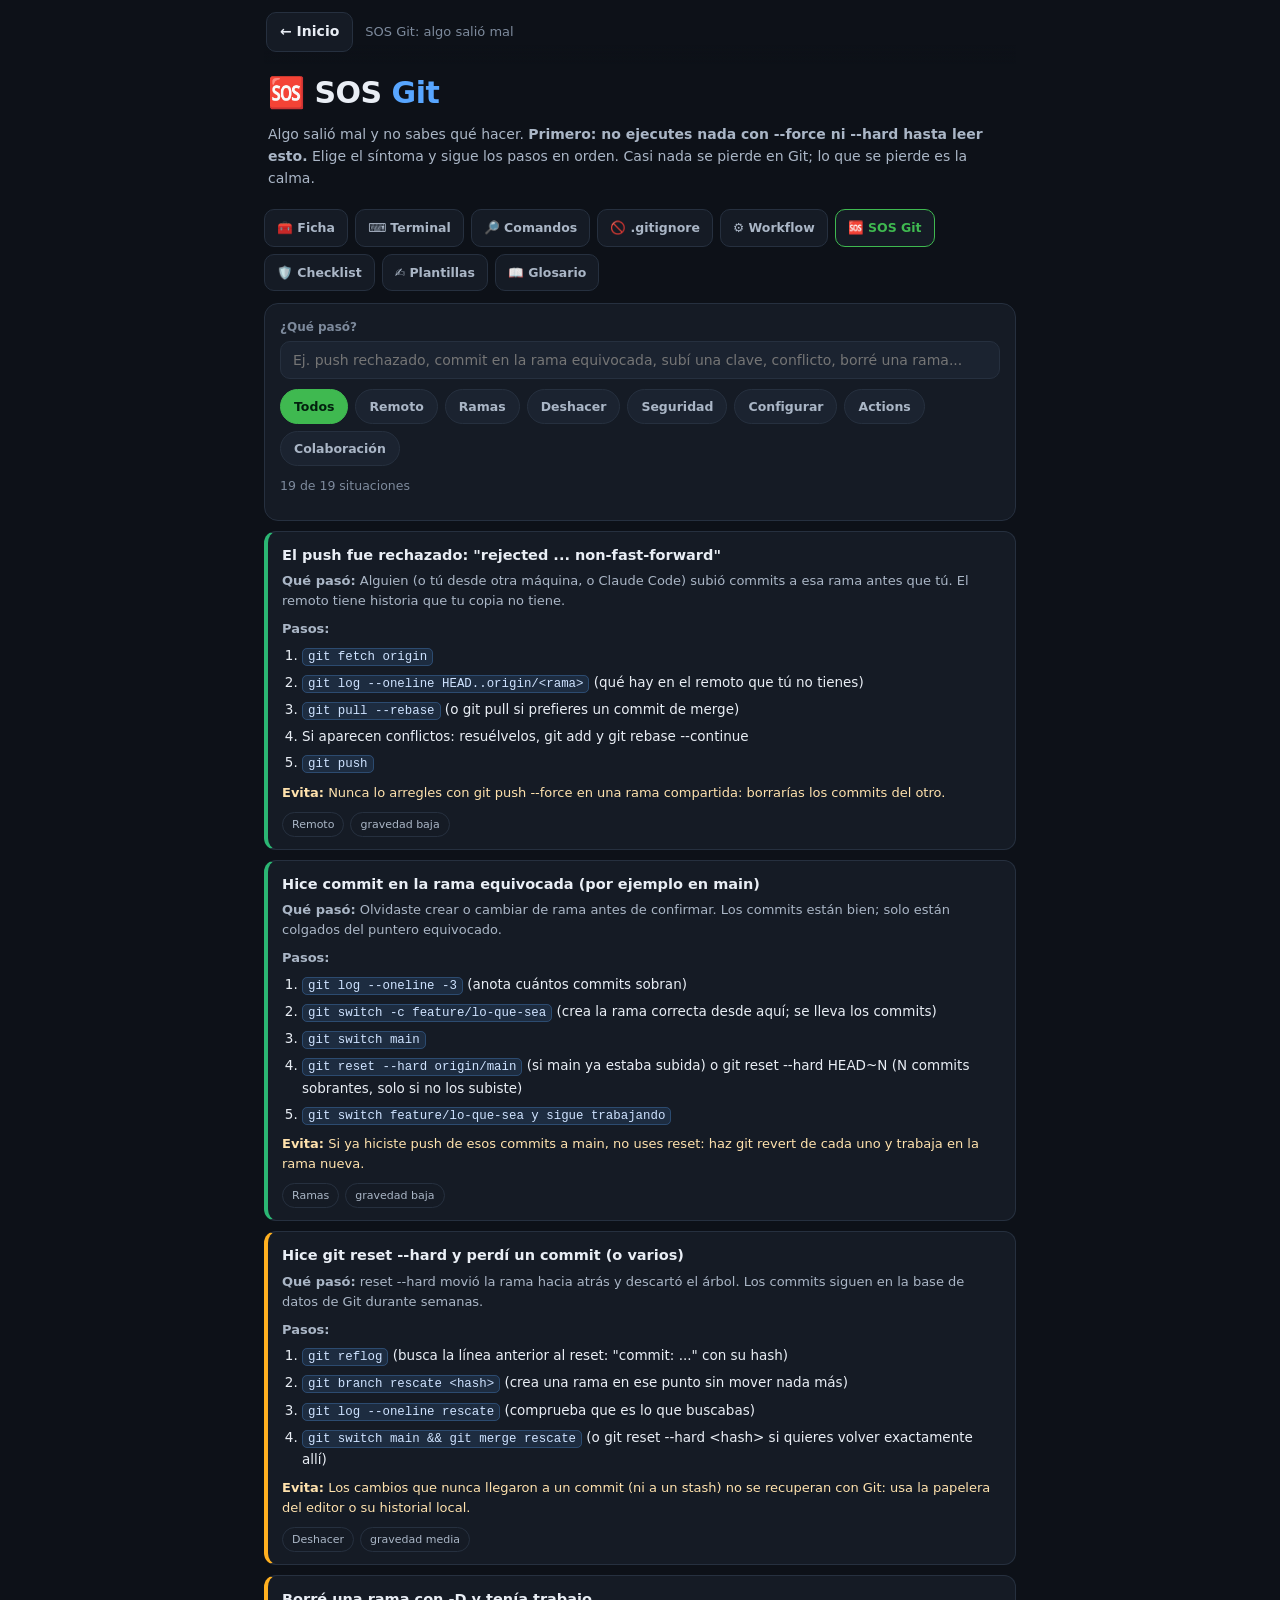
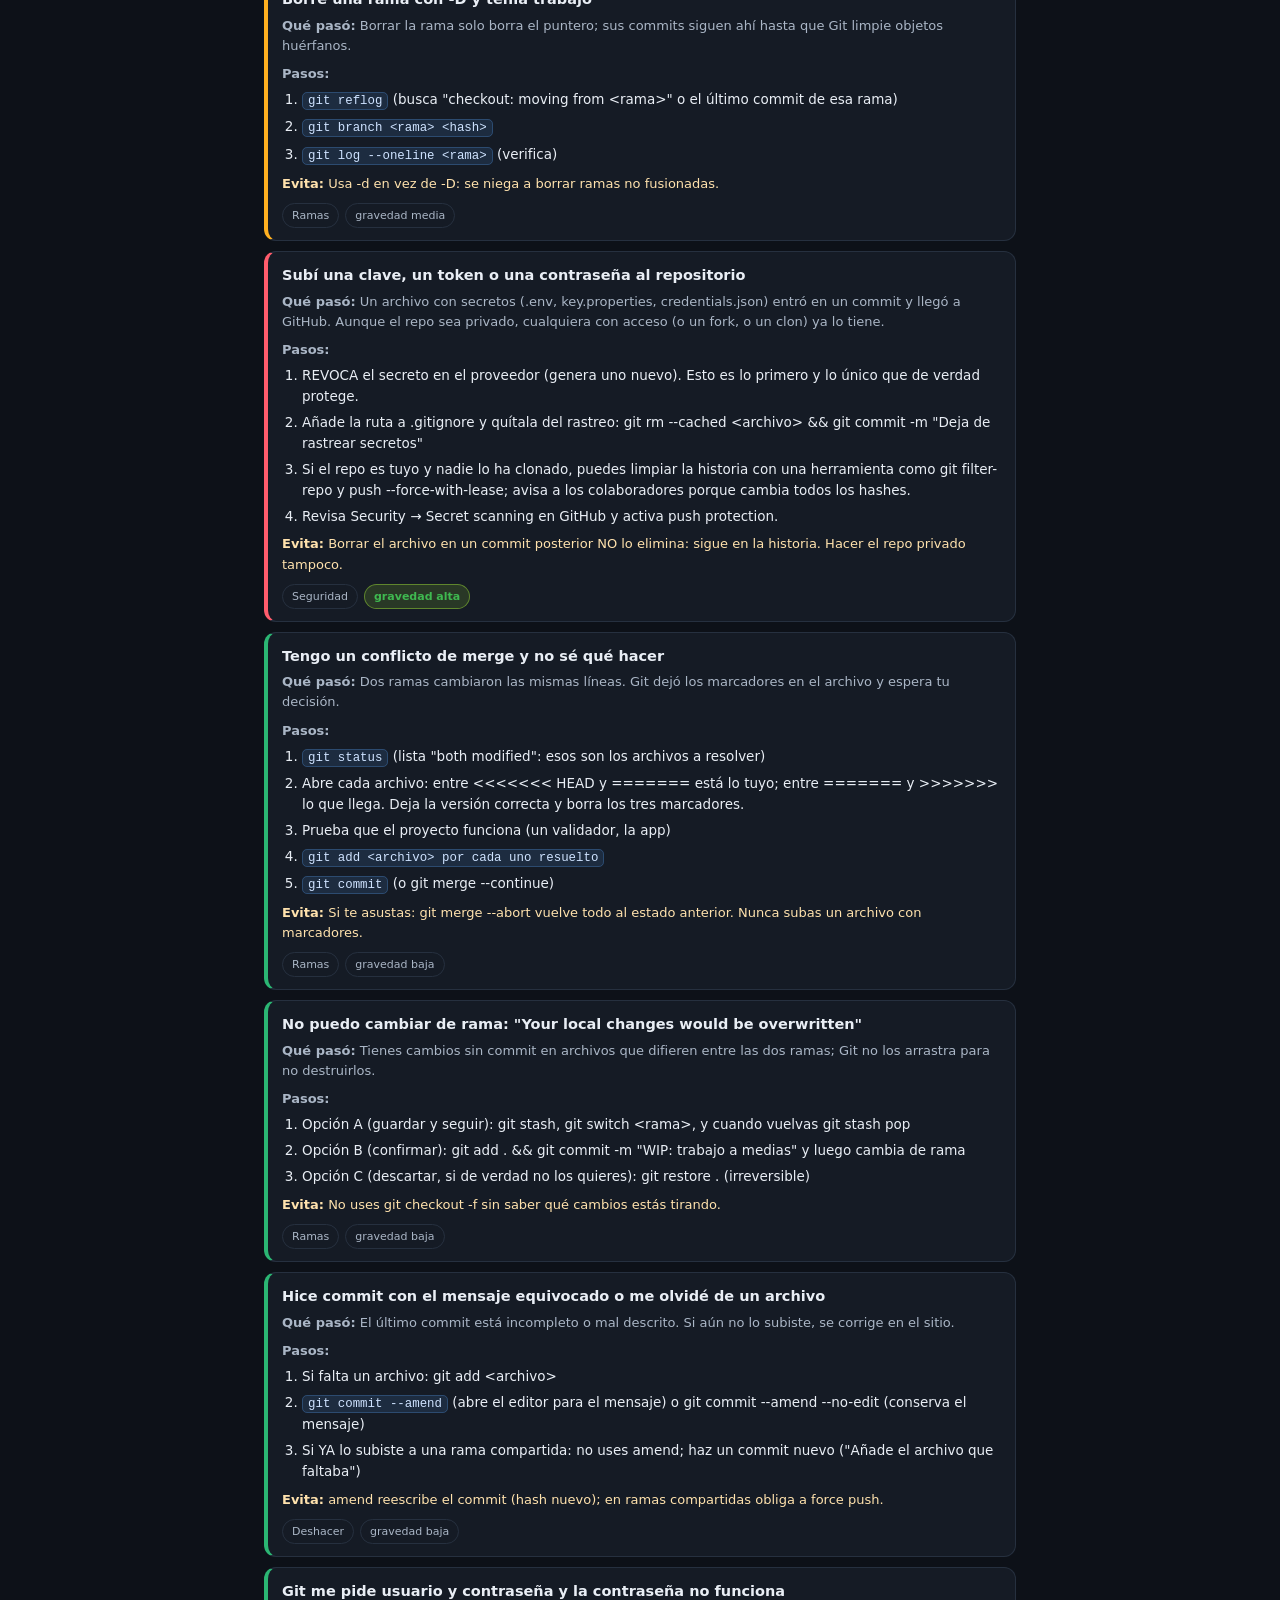
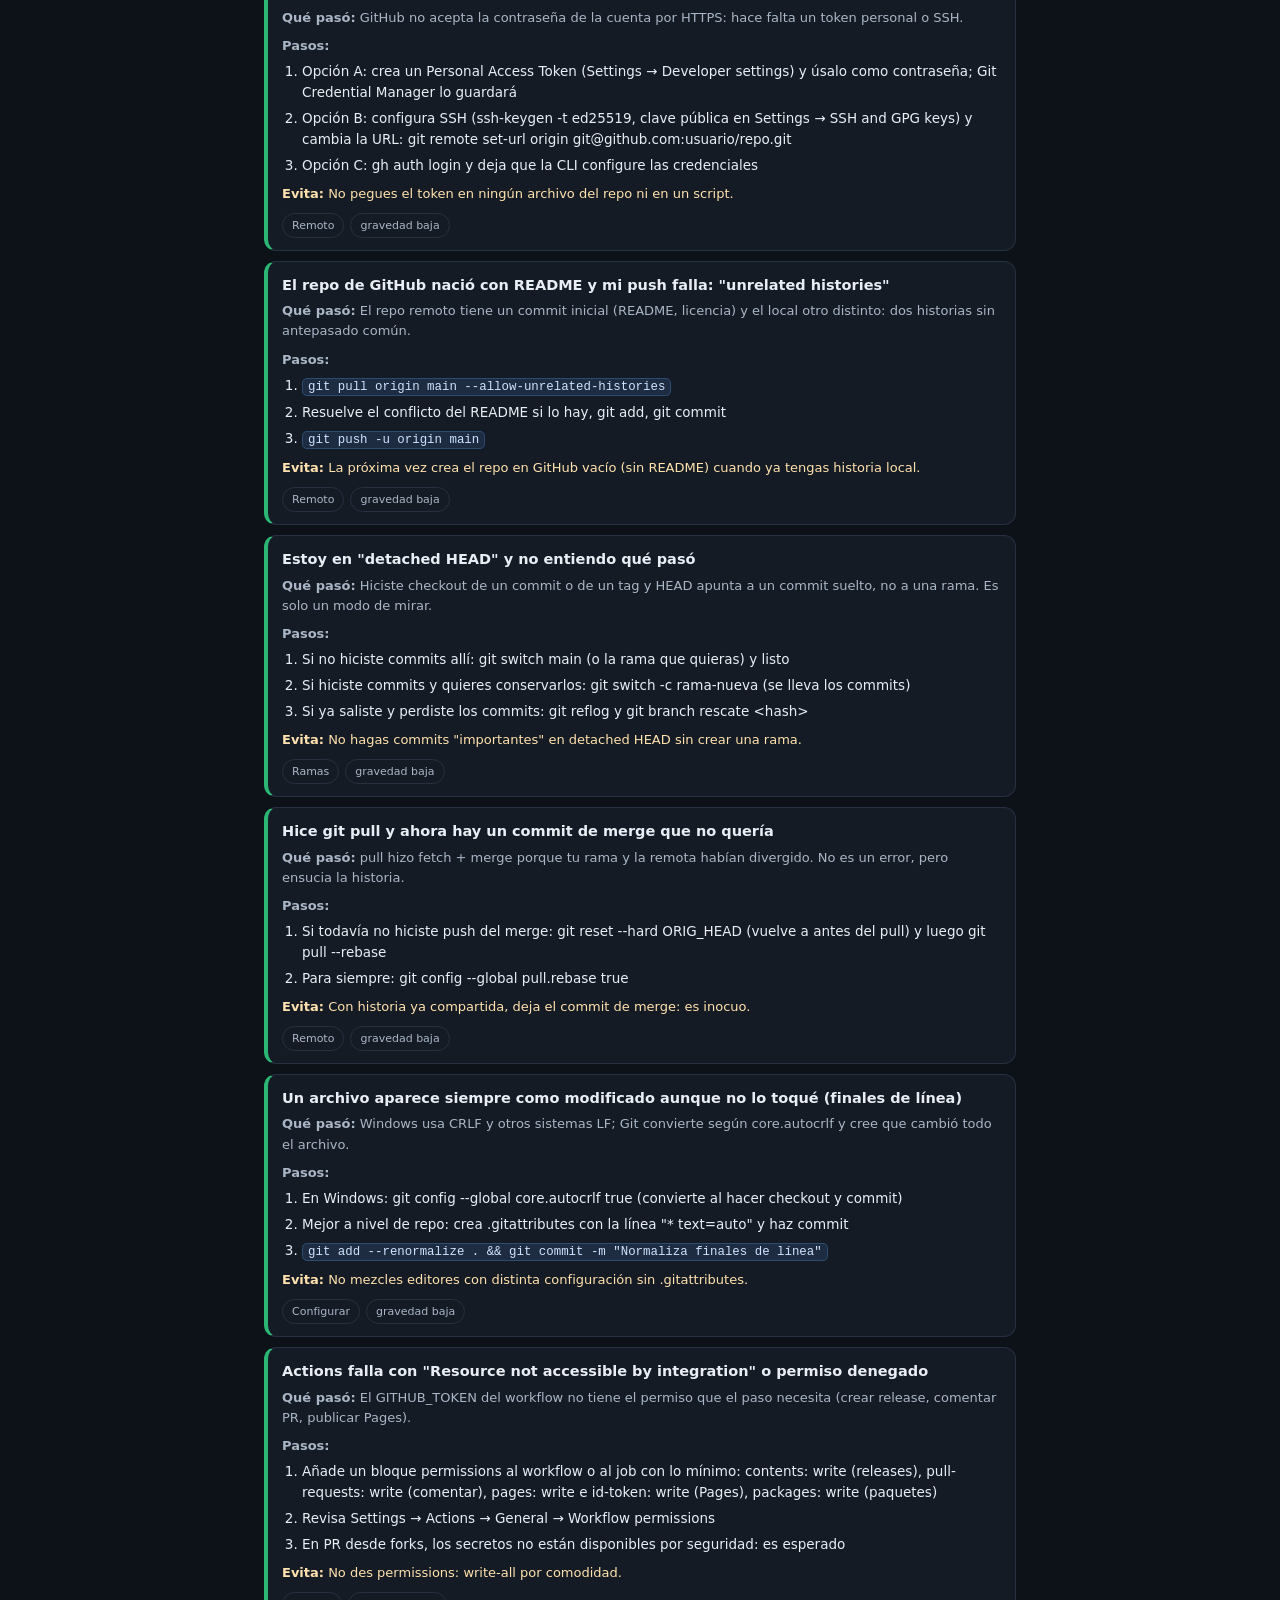
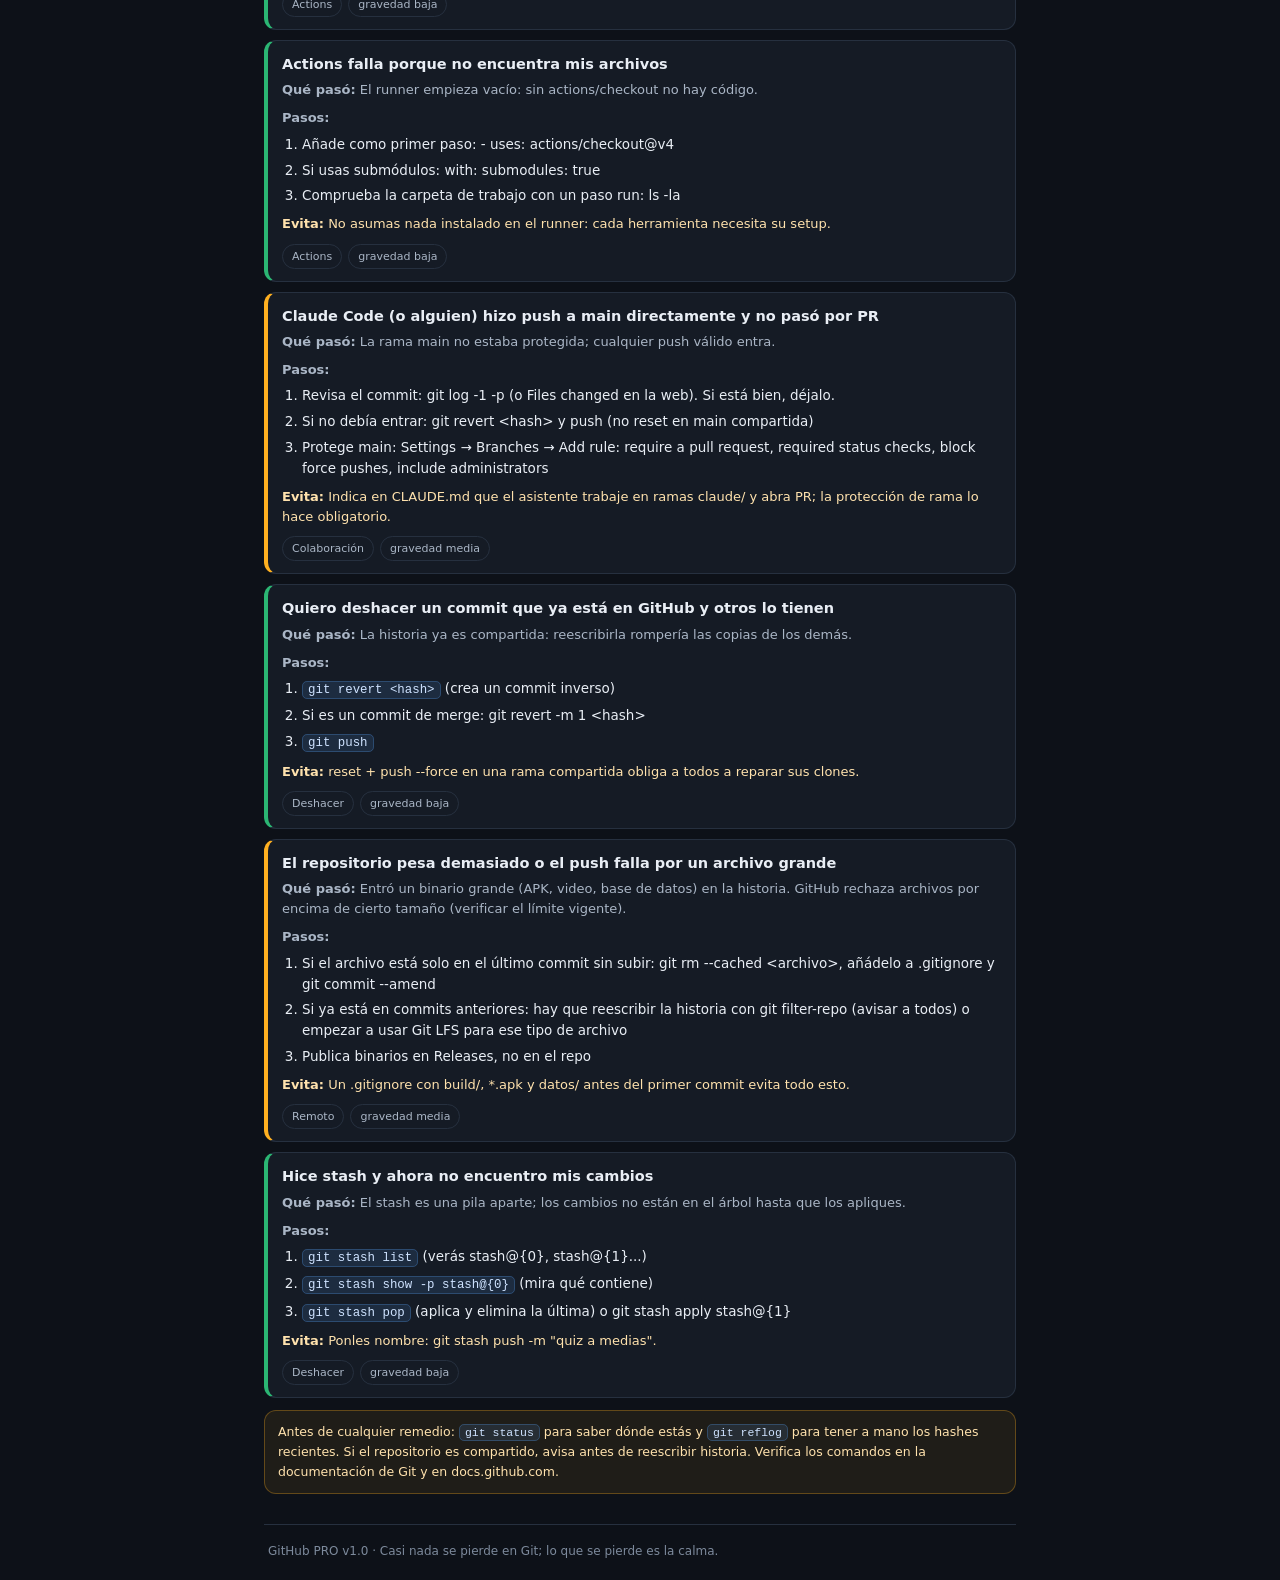
<file: assets/web/sos.html>
<!DOCTYPE html>
<html lang="es">
<head>
<meta charset="UTF-8">
<meta name="viewport" content="width=device-width, initial-scale=1.0, viewport-fit=cover">
<title>SOS Git · GitHub PRO</title>
<meta name="theme-color" content="#0d1118">
<link rel="icon" type="image/png" href="icons/icon-192.png">
<link rel="stylesheet" href="assets/styles.css">
</head>
<body>
  <div class="topbar">
    <a class="back" href="index.html">← Inicio</a>
    <div class="tt">SOS Git: algo salió mal</div>
  </div>

  <div class="head" style="padding-top:6px">
    <h1>🆘 SOS <span class="em">Git</span></h1>
    <div class="lead">Algo salió mal y no sabes qué hacer. <b>Primero: no ejecutes nada con --force ni --hard hasta leer esto.</b> Elige el síntoma y sigue los pasos en orden. Casi nada se pierde en Git; lo que se pierde es la calma.</div>
  </div>

  <div id="nav"></div>

  <div class="tpanel">
    <div class="field wide"><label>¿Qué pasó?</label>
      <input type="search" id="q" placeholder="Ej. push rechazado, commit en la rama equivocada, subí una clave, conflicto, borré una rama...">
    </div>
    <div class="rfilters" id="cats"></div>
    <div class="thelp" id="cuenta"></div>
  </div>

  <div id="lista"></div>
  <div id="vacio" class="warnbox" style="display:none"></div>

  <div class="warnbox">Antes de cualquier remedio: <code>git status</code> para saber dónde estás y <code>git reflog</code> para tener a mano los hashes recientes. Si el repositorio es compartido, avisa antes de reescribir historia. Verifica los comandos en la documentación de Git y en docs.github.com.</div>

  <div class="foot">GitHub PRO v1.0 · Casi nada se pierde en Git; lo que se pierde es la calma.</div>

<script src="assets/engine.js"></script>
<script src="assets/tools.js"></script>
<script>
(function () {
  document.getElementById('nav').appendChild(Tools.nav('sos.html'));
  var esc = Tools.esc, clave = Tools.clave;

  /* {t: síntoma, cat, g: gravedad (alta/media/baja), causa, pasos: [..], evitar} */
  var SOS = [
    { t: 'El push fue rechazado: "rejected ... non-fast-forward"', cat: 'Remoto', g: 'baja', causa: 'Alguien (o tú desde otra máquina, o Claude Code) subió commits a esa rama antes que tú. El remoto tiene historia que tu copia no tiene.',
      pasos: ['git fetch origin', 'git log --oneline HEAD..origin/<rama>   (qué hay en el remoto que tú no tienes)', 'git pull --rebase   (o git pull si prefieres un commit de merge)', 'Si aparecen conflictos: resuélvelos, git add y git rebase --continue', 'git push'],
      evitar: 'Nunca lo arregles con git push --force en una rama compartida: borrarías los commits del otro.' },
    { t: 'Hice commit en la rama equivocada (por ejemplo en main)', cat: 'Ramas', g: 'baja', causa: 'Olvidaste crear o cambiar de rama antes de confirmar. Los commits están bien; solo están colgados del puntero equivocado.',
      pasos: ['git log --oneline -3   (anota cuántos commits sobran)', 'git switch -c feature/lo-que-sea   (crea la rama correcta desde aquí; se lleva los commits)', 'git switch main', 'git reset --hard origin/main   (si main ya estaba subida) o git reset --hard HEAD~N (N commits sobrantes, solo si no los subiste)', 'git switch feature/lo-que-sea y sigue trabajando'],
      evitar: 'Si ya hiciste push de esos commits a main, no uses reset: haz git revert de cada uno y trabaja en la rama nueva.' },
    { t: 'Hice git reset --hard y perdí un commit (o varios)', cat: 'Deshacer', g: 'media', causa: 'reset --hard movió la rama hacia atrás y descartó el árbol. Los commits siguen en la base de datos de Git durante semanas.',
      pasos: ['git reflog   (busca la línea anterior al reset: "commit: ..." con su hash)', 'git branch rescate <hash>   (crea una rama en ese punto sin mover nada más)', 'git log --oneline rescate   (comprueba que es lo que buscabas)', 'git switch main && git merge rescate   (o git reset --hard <hash> si quieres volver exactamente allí)'],
      evitar: 'Los cambios que nunca llegaron a un commit (ni a un stash) no se recuperan con Git: usa la papelera del editor o su historial local.' },
    { t: 'Borré una rama con -D y tenía trabajo', cat: 'Ramas', g: 'media', causa: 'Borrar la rama solo borra el puntero; sus commits siguen ahí hasta que Git limpie objetos huérfanos.',
      pasos: ['git reflog   (busca "checkout: moving from <rama>" o el último commit de esa rama)', 'git branch <rama> <hash>', 'git log --oneline <rama>   (verifica)'],
      evitar: 'Usa -d en vez de -D: se niega a borrar ramas no fusionadas.' },
    { t: 'Subí una clave, un token o una contraseña al repositorio', cat: 'Seguridad', g: 'alta', causa: 'Un archivo con secretos (.env, key.properties, credentials.json) entró en un commit y llegó a GitHub. Aunque el repo sea privado, cualquiera con acceso (o un fork, o un clon) ya lo tiene.',
      pasos: ['REVOCA el secreto en el proveedor (genera uno nuevo). Esto es lo primero y lo único que de verdad protege.', 'Añade la ruta a .gitignore y quítala del rastreo: git rm --cached <archivo> && git commit -m "Deja de rastrear secretos"', 'Si el repo es tuyo y nadie lo ha clonado, puedes limpiar la historia con una herramienta como git filter-repo y push --force-with-lease; avisa a los colaboradores porque cambia todos los hashes.', 'Revisa Security → Secret scanning en GitHub y activa push protection.'],
      evitar: 'Borrar el archivo en un commit posterior NO lo elimina: sigue en la historia. Hacer el repo privado tampoco.' },
    { t: 'Tengo un conflicto de merge y no sé qué hacer', cat: 'Ramas', g: 'baja', causa: 'Dos ramas cambiaron las mismas líneas. Git dejó los marcadores en el archivo y espera tu decisión.',
      pasos: ['git status   (lista "both modified": esos son los archivos a resolver)', 'Abre cada archivo: entre <<<<<<< HEAD y ======= está lo tuyo; entre ======= y >>>>>>> lo que llega. Deja la versión correcta y borra los tres marcadores.', 'Prueba que el proyecto funciona (un validador, la app)', 'git add <archivo> por cada uno resuelto', 'git commit   (o git merge --continue)'],
      evitar: 'Si te asustas: git merge --abort vuelve todo al estado anterior. Nunca subas un archivo con marcadores.' },
    { t: 'No puedo cambiar de rama: "Your local changes would be overwritten"', cat: 'Ramas', g: 'baja', causa: 'Tienes cambios sin commit en archivos que difieren entre las dos ramas; Git no los arrastra para no destruirlos.',
      pasos: ['Opción A (guardar y seguir): git stash, git switch <rama>, y cuando vuelvas git stash pop', 'Opción B (confirmar): git add . && git commit -m "WIP: trabajo a medias" y luego cambia de rama', 'Opción C (descartar, si de verdad no los quieres): git restore . (irreversible)'],
      evitar: 'No uses git checkout -f sin saber qué cambios estás tirando.' },
    { t: 'Hice commit con el mensaje equivocado o me olvidé de un archivo', cat: 'Deshacer', g: 'baja', causa: 'El último commit está incompleto o mal descrito. Si aún no lo subiste, se corrige en el sitio.',
      pasos: ['Si falta un archivo: git add <archivo>', 'git commit --amend   (abre el editor para el mensaje) o git commit --amend --no-edit (conserva el mensaje)', 'Si YA lo subiste a una rama compartida: no uses amend; haz un commit nuevo ("Añade el archivo que faltaba")'],
      evitar: 'amend reescribe el commit (hash nuevo); en ramas compartidas obliga a force push.' },
    { t: 'Git me pide usuario y contraseña y la contraseña no funciona', cat: 'Remoto', g: 'baja', causa: 'GitHub no acepta la contraseña de la cuenta por HTTPS: hace falta un token personal o SSH.',
      pasos: ['Opción A: crea un Personal Access Token (Settings → Developer settings) y úsalo como contraseña; Git Credential Manager lo guardará', 'Opción B: configura SSH (ssh-keygen -t ed25519, clave pública en Settings → SSH and GPG keys) y cambia la URL: git remote set-url origin git@github.com:usuario/repo.git', 'Opción C: gh auth login y deja que la CLI configure las credenciales'],
      evitar: 'No pegues el token en ningún archivo del repo ni en un script.' },
    { t: 'El repo de GitHub nació con README y mi push falla: "unrelated histories"', cat: 'Remoto', g: 'baja', causa: 'El repo remoto tiene un commit inicial (README, licencia) y el local otro distinto: dos historias sin antepasado común.',
      pasos: ['git pull origin main --allow-unrelated-histories', 'Resuelve el conflicto del README si lo hay, git add, git commit', 'git push -u origin main'],
      evitar: 'La próxima vez crea el repo en GitHub vacío (sin README) cuando ya tengas historia local.' },
    { t: 'Estoy en "detached HEAD" y no entiendo qué pasó', cat: 'Ramas', g: 'baja', causa: 'Hiciste checkout de un commit o de un tag y HEAD apunta a un commit suelto, no a una rama. Es solo un modo de mirar.',
      pasos: ['Si no hiciste commits allí: git switch main (o la rama que quieras) y listo', 'Si hiciste commits y quieres conservarlos: git switch -c rama-nueva (se lleva los commits)', 'Si ya saliste y perdiste los commits: git reflog y git branch rescate <hash>'],
      evitar: 'No hagas commits "importantes" en detached HEAD sin crear una rama.' },
    { t: 'Hice git pull y ahora hay un commit de merge que no quería', cat: 'Remoto', g: 'baja', causa: 'pull hizo fetch + merge porque tu rama y la remota habían divergido. No es un error, pero ensucia la historia.',
      pasos: ['Si todavía no hiciste push del merge: git reset --hard ORIG_HEAD (vuelve a antes del pull) y luego git pull --rebase', 'Para siempre: git config --global pull.rebase true'],
      evitar: 'Con historia ya compartida, deja el commit de merge: es inocuo.' },
    { t: 'Un archivo aparece siempre como modificado aunque no lo toqué (finales de línea)', cat: 'Configurar', g: 'baja', causa: 'Windows usa CRLF y otros sistemas LF; Git convierte según core.autocrlf y cree que cambió todo el archivo.',
      pasos: ['En Windows: git config --global core.autocrlf true (convierte al hacer checkout y commit)', 'Mejor a nivel de repo: crea .gitattributes con la línea "* text=auto" y haz commit', 'git add --renormalize . && git commit -m "Normaliza finales de línea"'],
      evitar: 'No mezcles editores con distinta configuración sin .gitattributes.' },
    { t: 'Actions falla con "Resource not accessible by integration" o permiso denegado', cat: 'Actions', g: 'baja', causa: 'El GITHUB_TOKEN del workflow no tiene el permiso que el paso necesita (crear release, comentar PR, publicar Pages).',
      pasos: ['Añade un bloque permissions al workflow o al job con lo mínimo: contents: write (releases), pull-requests: write (comentar), pages: write e id-token: write (Pages), packages: write (paquetes)', 'Revisa Settings → Actions → General → Workflow permissions', 'En PR desde forks, los secretos no están disponibles por seguridad: es esperado'],
      evitar: 'No des permissions: write-all por comodidad.' },
    { t: 'Actions falla porque no encuentra mis archivos', cat: 'Actions', g: 'baja', causa: 'El runner empieza vacío: sin actions/checkout no hay código.',
      pasos: ['Añade como primer paso: - uses: actions/checkout@v4', 'Si usas submódulos: with: submodules: true', 'Comprueba la carpeta de trabajo con un paso run: ls -la'],
      evitar: 'No asumas nada instalado en el runner: cada herramienta necesita su setup.' },
    { t: 'Claude Code (o alguien) hizo push a main directamente y no pasó por PR', cat: 'Colaboración', g: 'media', causa: 'La rama main no estaba protegida; cualquier push válido entra.',
      pasos: ['Revisa el commit: git log -1 -p (o Files changed en la web). Si está bien, déjalo.', 'Si no debía entrar: git revert <hash> y push (no reset en main compartida)', 'Protege main: Settings → Branches → Add rule: require a pull request, required status checks, block force pushes, include administrators'],
      evitar: 'Indica en CLAUDE.md que el asistente trabaje en ramas claude/ y abra PR; la protección de rama lo hace obligatorio.' },
    { t: 'Quiero deshacer un commit que ya está en GitHub y otros lo tienen', cat: 'Deshacer', g: 'baja', causa: 'La historia ya es compartida: reescribirla rompería las copias de los demás.',
      pasos: ['git revert <hash>   (crea un commit inverso)', 'Si es un commit de merge: git revert -m 1 <hash>', 'git push'],
      evitar: 'reset + push --force en una rama compartida obliga a todos a reparar sus clones.' },
    { t: 'El repositorio pesa demasiado o el push falla por un archivo grande', cat: 'Remoto', g: 'media', causa: 'Entró un binario grande (APK, video, base de datos) en la historia. GitHub rechaza archivos por encima de cierto tamaño (verificar el límite vigente).',
      pasos: ['Si el archivo está solo en el último commit sin subir: git rm --cached <archivo>, añádelo a .gitignore y git commit --amend', 'Si ya está en commits anteriores: hay que reescribir la historia con git filter-repo (avisar a todos) o empezar a usar Git LFS para ese tipo de archivo', 'Publica binarios en Releases, no en el repo'],
      evitar: 'Un .gitignore con build/, *.apk y datos/ antes del primer commit evita todo esto.' },
    { t: 'Hice stash y ahora no encuentro mis cambios', cat: 'Deshacer', g: 'baja', causa: 'El stash es una pila aparte; los cambios no están en el árbol hasta que los apliques.',
      pasos: ['git stash list   (verás stash@{0}, stash@{1}...)', 'git stash show -p stash@{0}   (mira qué contiene)', 'git stash pop   (aplica y elimina la última) o git stash apply stash@{1}'],
      evitar: 'Ponles nombre: git stash push -m "quiz a medias".' }
  ];

  var cats = []; SOS.forEach(function (d) { if (cats.indexOf(d.cat) === -1) cats.push(d.cat); });
  var catActiva = '';
  var cbox = document.getElementById('cats');
  function pintarCats() {
    cbox.innerHTML = '';
    [''].concat(cats).forEach(function (c) {
      var p = document.createElement('span'); p.className = 'pill' + (c === catActiva ? ' on' : ''); p.textContent = c || 'Todos';
      p.onclick = function () { catActiva = c; pintarCats(); pintar(); };
      cbox.appendChild(p);
    });
  }
  function pintar() {
    var s = clave(document.getElementById('q').value.trim());
    var palabras = s.split(/\s+/).filter(Boolean);
    var cont = document.getElementById('lista'), vacio = document.getElementById('vacio');
    cont.innerHTML = '';
    var n = 0;
    SOS.forEach(function (d) {
      if (catActiva && d.cat !== catActiva) return;
      var texto = clave(d.t + ' ' + d.causa + ' ' + d.pasos.join(' ') + ' ' + d.cat);
      if (palabras.length && !palabras.every(function (w) { return texto.indexOf(w) > -1; })) return;
      n++;
      var card = document.createElement('div');
      card.className = 'risk ' + d.g;
      card.innerHTML = '<div class="rt">' + esc(d.t) + '</div>' +
        '<div class="rm"><b>Qué pasó:</b> ' + esc(d.causa) + '</div>' +
        '<div class="rm" style="margin-top:8px"><b>Pasos:</b></div>' +
        '<ol style="margin:4px 0 0;padding-left:20px">' + d.pasos.map(function (p) {
          var m = p.match(/^([^\s(]+(?:\s+[^\s(]+)*?)(\s{2,}\(|\s+\(|$)/);
          return '<li style="margin:5px 0;font-size:13.5px">' + (/^git |^gh |^ssh|^base64/.test(p) ? '<code>' + esc(p.split(/\s{2,}\(|\s{3}/)[0]) + '</code>' + esc(p.indexOf('   ') > -1 ? ' ' + p.split('   ').slice(1).join(' ') : '') : esc(p)) + '</li>';
        }).join('') + '</ol>' +
        '<div class="rm" style="margin-top:8px;color:#ffe2ad"><b>Evita:</b> ' + esc(d.evitar) + '</div>' +
        '<div class="rroles"><span class="rrole">' + esc(d.cat) + '</span><span class="rrole ' + (d.g === 'alta' ? 'hit' : '') + '">gravedad ' + d.g + '</span></div>';
      cont.appendChild(card);
    });
    document.getElementById('cuenta').textContent = n + ' de ' + SOS.length + ' situaciones';
    vacio.style.display = n ? 'none' : '';
    if (!n) vacio.textContent = 'Ninguna situación coincide con "' + document.getElementById('q').value + '". Prueba con otras palabras o revisa el Buscador de comandos.';
  }
  document.getElementById('q').addEventListener('input', pintar);
  pintarCats(); pintar();
})();
</script>
</body>
</html>
</file>
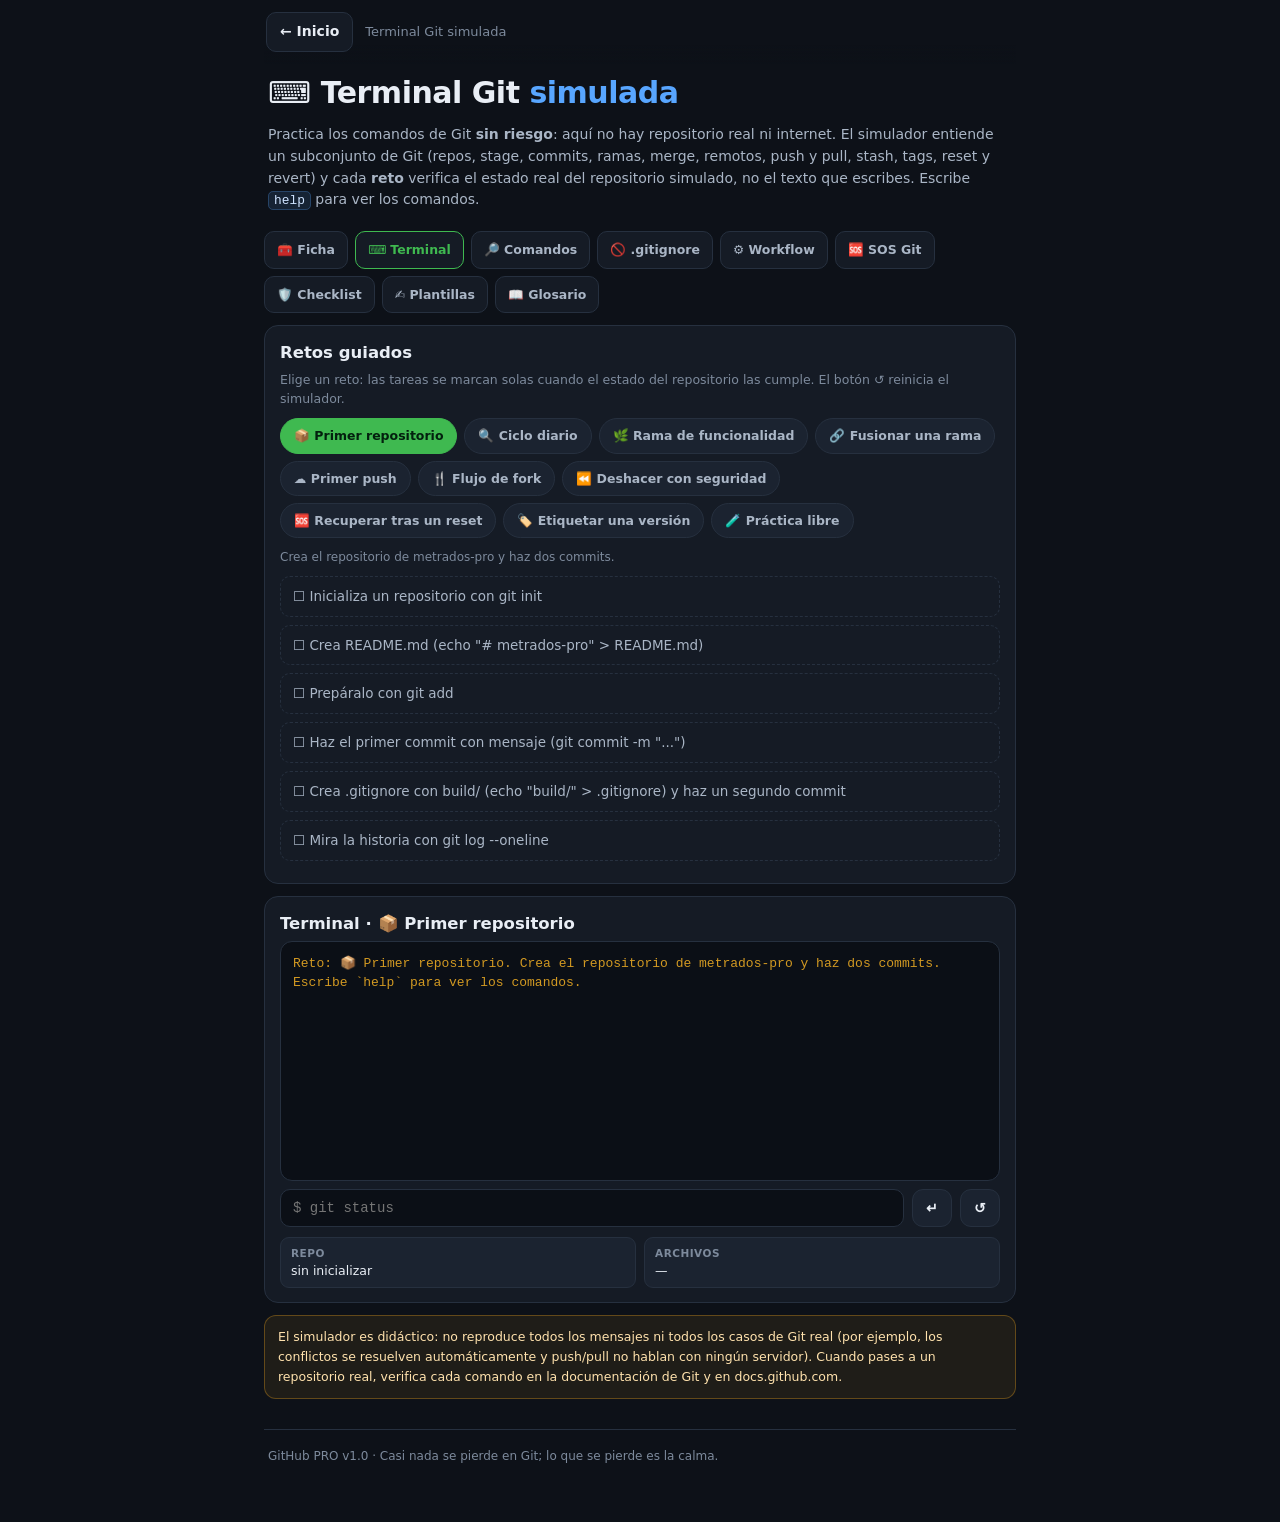
<file: assets/web/terminal.html>
<!DOCTYPE html>
<html lang="es">
<head>
<meta charset="UTF-8">
<meta name="viewport" content="width=device-width, initial-scale=1.0, viewport-fit=cover">
<title>Terminal Git simulada · GitHub PRO</title>
<meta name="theme-color" content="#0d1118">
<link rel="icon" type="image/png" href="icons/icon-192.png">
<link rel="stylesheet" href="assets/styles.css">
</head>
<body>
  <div class="topbar">
    <a class="back" href="index.html">← Inicio</a>
    <div class="tt">Terminal Git simulada</div>
  </div>

  <div class="head" style="padding-top:6px">
    <h1>⌨️ Terminal Git <span class="em">simulada</span></h1>
    <div class="lead">Practica los comandos de Git <b>sin riesgo</b>: aquí no hay repositorio real ni internet. El simulador entiende un subconjunto de Git (repos, stage, commits, ramas, merge, remotos, push y pull, stash, tags, reset y revert) y cada <b>reto</b> verifica el estado real del repositorio simulado, no el texto que escribes. Escribe <code>help</code> para ver los comandos.</div>
  </div>

  <div id="nav"></div>

  <div class="tpanel">
    <h2>Retos guiados</h2>
    <div class="thelp">Elige un reto: las tareas se marcan solas cuando el estado del repositorio las cumple. El botón ↺ reinicia el simulador.</div>
    <div class="reto-list" id="retos"></div>
    <div id="tasks" style="margin-top:10px"></div>
  </div>

  <div class="tpanel">
    <h2 id="ttitle">Terminal</h2>
    <div class="term" id="term"></div>
    <div class="term-input">
      <input id="term-in" placeholder="$ git status" autocomplete="off" autocapitalize="off" autocorrect="off" spellcheck="false">
      <button class="btn ghost sm" type="button" id="term-run">↵</button>
      <button class="btn ghost sm" type="button" id="term-reset" title="Reiniciar simulador">↺</button>
    </div>
    <div class="state-view" id="state-view"></div>
  </div>

  <div class="warnbox">El simulador es didáctico: no reproduce todos los mensajes ni todos los casos de Git real (por ejemplo, los conflictos se resuelven automáticamente y push/pull no hablan con ningún servidor). Cuando pases a un repositorio real, verifica cada comando en la documentación de Git y en docs.github.com.</div>

  <div class="foot">GitHub PRO v1.0 · Casi nada se pierde en Git; lo que se pierde es la calma.</div>

  <script src="assets/engine.js"></script>
  <script src="assets/tools.js"></script>
  <script src="assets/gitsim.js"></script>
  <script>
  (function () {
    document.getElementById('nav').appendChild(Tools.nav('terminal.html'));
    var esc = Tools.esc;

    /* Retos: cada tarea tiene check(state, history). Una tarea cumplida se conserva aunque el estado cambie después. */
    var RETOS = [
      { id: 'primer-repo', t: '📦 Primer repositorio', intro: 'Crea el repositorio de metrados-pro y haz dos commits.',
        tasks: [
          { text: 'Inicializa un repositorio con git init', check: function (s) { return s.initialized; } },
          { text: 'Crea README.md (echo "# metrados-pro" > README.md)', check: function (s) { return s.files.indexOf('README.md') > -1; } },
          { text: 'Prepáralo con git add', check: function (s) { return s.initialized && (s.staged.indexOf('README.md') > -1 || s.commits > 0); } },
          { text: 'Haz el primer commit con mensaje (git commit -m "...")', check: function (s) { return s.commits >= 1; } },
          { text: 'Crea .gitignore con build/ (echo "build/" > .gitignore) y haz un segundo commit', check: function (s) { return s.commits >= 2 && s.files.indexOf('.gitignore') > -1; } },
          { text: 'Mira la historia con git log --oneline', check: function (s, h) { return s.commits >= 1 && h.some(function (c) { return /^git log/.test(c); }); } }
        ] },
      { id: 'ciclo-diario', t: '🔍 Ciclo diario', intro: 'Modifica, revisa con status y diff, prepara y confirma.',
        tasks: [
          { text: 'Repo con app.js confirmado en un commit', check: function (s) { return s.commits >= 1 && s.files.indexOf('app.js') > -1; } },
          { text: 'Modifica app.js (echo "console.log(1)" >> app.js) y revisa con git status', check: function (s, h) { return s.modified.indexOf('app.js') > -1 && h.some(function (c) { return /^git status/.test(c); }); } },
          { text: 'Mira el cambio con git diff', check: function (s, h) { return h.some(function (c) { return /^git diff/.test(c); }); } },
          { text: 'Prepara y revisa lo preparado con git diff --staged', check: function (s, h) { return h.some(function (c) { return /^git diff --(staged|cached)/.test(c); }); } },
          { text: 'Haz el commit', check: function (s, h) { return s.commits >= 2; } }
        ] },
      { id: 'rama', t: '🌿 Rama de funcionalidad', intro: 'Trabaja en una rama y vuelve a main.',
        tasks: [
          { text: 'Repo con un commit inicial', check: function (s) { return s.commits >= 1; } },
          { text: 'Crea y cambia a feature/login (git switch -c feature/login)', check: function (s) { return s.branches.indexOf('feature/login') > -1; } },
          { text: 'En feature/login crea login.js y haz commit', check: function (s) { return s.branch === 'feature/login' && s.commits >= 2 && s.files.indexOf('login.js') > -1; } },
          { text: 'Vuelve a main (git switch main)', check: function (s, h) { return s.branches.indexOf('feature/login') > -1 && s.branch === 'main' && h.some(function (c) { return /^git (switch|checkout) main/.test(c); }); } },
          { text: 'Lista las ramas con git branch', check: function (s, h) { return h.some(function (c) { return /^git branch$/.test(c.trim()); }); } }
        ] },
      { id: 'merge', t: '🔗 Fusionar una rama', intro: 'Fusiona feature/nav en main y borra la rama.',
        tasks: [
          { text: 'Repo con commit inicial y rama feature/nav con un commit propio', check: function (s) { return s.branches.indexOf('feature/nav') > -1 && s.commits >= 2; } },
          { text: 'Desde main, ejecuta git merge feature/nav', check: function (s, h) { return s.branch === 'main' && h.some(function (c) { return /^git merge feature\/nav/.test(c); }); } },
          { text: 'Borra la rama fusionada con git branch -d feature/nav', check: function (s, h) { return h.some(function (c) { return /^git merge feature\/nav/.test(c); }) && s.branches.indexOf('feature/nav') === -1; } },
          { text: 'Mira el resultado con git log --oneline', check: function (s, h) { return h.some(function (c) { return /^git log/.test(c); }); } }
        ] },
      { id: 'remoto', t: '☁️ Primer push', intro: 'Conecta el repo con GitHub y sube tu trabajo.',
        tasks: [
          { text: 'Repo local con al menos un commit', check: function (s) { return s.commits >= 1; } },
          { text: 'Añade el remoto: git remote add origin https://github.com/tu-usuario/metrados-pro.git', check: function (s) { return s.remotes.indexOf('origin') > -1; } },
          { text: 'Verifica con git remote -v', check: function (s, h) { return h.some(function (c) { return /^git remote -v/.test(c); }); } },
          { text: 'Sube la rama con git push -u origin main', check: function (s) { return s.remoteBranches.indexOf('origin/main') > -1; } },
          { text: 'Haz otro commit y súbelo con git push (sin argumentos)', check: function (s, h) { return s.commits >= 2 && h.some(function (c) { return c.trim() === 'git push'; }); } }
        ] },
      { id: 'fork', t: '🍴 Flujo de fork', intro: 'Clona tu fork, añade upstream y sube una rama de arreglo.',
        tasks: [
          { text: 'Clona: git clone https://github.com/tu-usuario/mcp-utils.git', check: function (s) { return s.initialized && s.remotes.indexOf('origin') > -1 && s.commits >= 1; } },
          { text: 'Añade el original: git remote add upstream https://github.com/comunidad/mcp-utils.git', check: function (s) { return s.remotes.indexOf('upstream') > -1; } },
          { text: 'Crea la rama fix/encoding, haz un commit y súbela con git push -u origin fix/encoding', check: function (s) { return s.remoteBranches.indexOf('origin/fix/encoding') > -1; } }
        ] },
      { id: 'deshacer', t: '⏪ Deshacer con seguridad', intro: 'Revierte un commit y usa stash.',
        tasks: [
          { text: 'Repo con dos commits', check: function (s) { return s.commits >= 2; } },
          { text: 'Revierte el último con git revert HEAD', check: function (s, h) { return h.some(function (c) { return /^git revert/.test(c); }) && s.commits >= 3; } },
          { text: 'Modifica un archivo rastreado y guárdalo con git stash', check: function (s, h) { return h.some(function (c) { return /^git stash( push| save)?$/.test(c.trim()); }); } },
          { text: 'Recupéralo con git stash pop', check: function (s, h) { return h.some(function (c) { return /^git stash pop/.test(c); }); } },
          { text: 'Mira el reflog con git reflog', check: function (s, h) { return h.some(function (c) { return /^git reflog/.test(c); }); } }
        ] },
      { id: 'reset', t: '🆘 Recuperar tras un reset', intro: 'Pierde un commit con reset --hard y recupéralo con reflog.',
        tasks: [
          { text: 'Repo con tres commits', check: function (s) { return s.commits >= 3; } },
          { text: 'Ejecuta git reset --hard HEAD~1 (pierdes el último)', check: function (s, h) { return h.some(function (c) { return /^git reset --hard HEAD~1/.test(c); }); } },
          { text: 'Mira git reflog y localiza el hash del commit perdido', check: function (s, h) { return h.some(function (c) { return /^git reset --hard HEAD~1/.test(c); }) && h.some(function (c) { return /^git reflog/.test(c); }); } },
          { text: 'Recupéralo con git reset --hard <hash> (vuelve a tener tres commits)', check: function (s, h) { return h.some(function (c) { return /^git reset --hard HEAD~1/.test(c); }) && h.some(function (c) { return /^git reset --hard [0-9a-f]{7}/.test(c); }) && s.commits >= 3; } }
        ] },
      { id: 'release', t: '🏷️ Etiquetar una versión', intro: 'Crea el tag v1.0.0 y súbelo.',
        tasks: [
          { text: 'Repo con commit, remoto origin y push hecho', check: function (s) { return s.remoteBranches.indexOf('origin/main') > -1; } },
          { text: 'Crea el tag anotado v1.0.0 (git tag -a v1.0.0 -m "Primera versión")', check: function (s) { return s.tags.indexOf('v1.0.0') > -1; } },
          { text: 'Súbelo con git push origin v1.0.0', check: function (s, h) { return s.tags.indexOf('v1.0.0') > -1 && h.some(function (c) { return /^git push (origin v1\.0\.0|--tags)/.test(c); }); } }
        ] },
      { id: 'libre', t: '🧪 Práctica libre', intro: 'Sin tareas: experimenta lo que quieras.', tasks: [] }
    ];

    var sim = new GitSim(), term = document.getElementById('term'), input = document.getElementById('term-in');
    var reto = null, hist = [], hpos = 0;

    function print(text, cls) {
      if (text === '\u0000clear') { term.innerHTML = ''; return; }
      var div = document.createElement('div'); div.className = 'line ' + (cls || ''); div.textContent = text; term.appendChild(div);
      term.scrollTop = term.scrollHeight;
    }
    function renderState() {
      var s = sim.state(), v = document.getElementById('state-view');
      if (!s.initialized) { v.innerHTML = '<div><b>Repo</b>sin inicializar</div><div><b>Archivos</b>' + (s.files.map(esc).join(', ') || '—') + '</div>'; return; }
      v.innerHTML = '<div><b>Rama</b>' + esc(s.branch) + ' (' + s.commits + ' commits)</div>' +
        '<div><b>Archivos</b>' + (s.files.map(esc).join(', ') || '—') + '</div>' +
        '<div><b>Preparados</b>' + (s.staged.map(esc).join(', ') || '—') + '</div>' +
        '<div><b>Modificados</b>' + (s.modified.map(esc).join(', ') || '—') + '</div>' +
        '<div><b>Sin seguimiento</b>' + (s.untracked.map(esc).join(', ') || '—') + '</div>' +
        '<div><b>Ramas</b>' + s.branches.map(esc).join(', ') + '</div>' +
        '<div><b>Remotos</b>' + (s.remotes.map(esc).join(', ') || '—') + (s.remoteBranches.length ? ' → ' + s.remoteBranches.map(esc).join(', ') : '') + '</div>' +
        (s.tags.length ? '<div><b>Tags</b>' + s.tags.map(esc).join(', ') + '</div>' : '') +
        (s.stash ? '<div><b>Stash</b>' + s.stash + ' entrada(s)</div>' : '');
    }
    function pintarTareas() {
      var box = document.getElementById('tasks');
      box.innerHTML = '';
      if (!reto) return;
      var h = document.createElement('div'); h.className = 'hint'; h.textContent = reto.intro; box.appendChild(h);
      reto.tasks.forEach(function (t, i) {
        var d = document.createElement('div'); d.className = 'task'; d.dataset.i = i; d.textContent = '☐ ' + t.text; box.appendChild(d);
      });
    }
    function checkTasks() {
      if (!reto || !reto.tasks.length) return;
      var s = sim.state(), all = true;
      reto.tasks.forEach(function (t, i) {
        var el = document.querySelector('.task[data-i="' + i + '"]');
        var ok = false;
        try { ok = !!t.check(s, sim.history); } catch (e) { ok = false; }
        if (ok && !el.classList.contains('done')) { el.classList.add('done'); el.textContent = '☑ ' + t.text; }
        if (!el.classList.contains('done')) all = false;
      });
      if (all && !document.getElementById('reto-ok')) {
        var v = Tools.verdict('ok', '✔ Reto completado. Elige otro o sigue practicando.');
        v.id = 'reto-ok';
        document.getElementById('tasks').appendChild(v);
        var hechos = Store.get('retos', {}); hechos[reto.id] = true; Store.set('retos', hechos);
        pintarRetos();
      }
    }
    function run(line) {
      print('$ ' + line, 'prompt');
      var r = sim.exec(line);
      r.out.forEach(function (o) { print(o.text, o.cls); });
      renderState(); checkTasks();
    }
    function reiniciar(msg) {
      sim.reset(); term.innerHTML = '';
      print(msg || 'Simulador reiniciado. Estás en /home/user/proyecto. Escribe `help` para ver los comandos.', 'warn');
      renderState(); pintarTareas();
    }
    function pintarRetos() {
      var box = document.getElementById('retos'); box.innerHTML = '';
      var hechos = Store.get('retos', {});
      RETOS.forEach(function (r) {
        var p = document.createElement('span');
        p.className = 'pill' + (reto && reto.id === r.id ? ' on' : '');
        p.textContent = (hechos[r.id] ? '✔ ' : '') + r.t;
        p.onclick = function () { reto = r; document.getElementById('ttitle').textContent = 'Terminal · ' + r.t; pintarRetos(); reiniciar('Reto: ' + r.t + '. ' + r.intro + ' Escribe `help` para ver los comandos.'); input.focus(); };
        box.appendChild(p);
      });
    }
    function enviar() { var v = input.value; input.value = ''; if (v.trim()) { hist.push(v); hpos = hist.length; run(v); } }
    input.addEventListener('keydown', function (e) {
      if (e.key === 'Enter') { enviar(); }
      else if (e.key === 'ArrowUp') { if (hpos > 0) { hpos--; input.value = hist[hpos]; } e.preventDefault(); }
      else if (e.key === 'ArrowDown') { if (hpos < hist.length - 1) { hpos++; input.value = hist[hpos]; } else { hpos = hist.length; input.value = ''; } e.preventDefault(); }
    });
    document.getElementById('term-run').onclick = enviar;
    document.getElementById('term-reset').onclick = function () { reiniciar(); };

    pintarRetos();
    var pedido = new URLSearchParams(location.search).get('reto');
    var inicial = RETOS.filter(function (r) { return r.id === pedido; })[0] || RETOS[0];
    reto = inicial; document.getElementById('ttitle').textContent = 'Terminal · ' + inicial.t; pintarRetos();
    reiniciar('Reto: ' + inicial.t + '. ' + inicial.intro + ' Escribe `help` para ver los comandos.');
    window.__sim = sim;
  })();
  </script>
</body>
</html>
</file>
<file: assets/web/assets/styles.css>
/* ============ GitHub PRO — estilos (familia Experto/PRO) ============ */
:root{
  --bg:#0d1118; --panel:#151b25; --panel2:#1b2330; --border:#26303f;
  --ink:#e9eef5; --mut:#aab6c6; --dim:#7d8a9c;
  --acc:#58a6ff; --ok:#2bb673; --bad:#ff5c6c; --warn:#ffb020;
  /* acentos por área */
  --a1:#3aa0ff; --a2:#9b6cff; --a3:#2bb673; --a4:#ff7a45; --a5:#19b3c6;
  --a6:#56c25a; --a7:#ff5c6c; --a8:#ffb020; --a9:#ff6cc4; --a10:#7d8aff;
  --a11:#e8643c; --a12:#b98a5a; --a13:#3ec9c0; --a14:#f2c14e;
}
*{box-sizing:border-box; -webkit-tap-highlight-color:transparent;}
html,body{margin:0; padding:0;}
body{
  background:var(--bg); color:var(--ink);
  font-family:-apple-system,BlinkMacSystemFont,'Segoe UI',Roboto,system-ui,sans-serif;
  font-size:15px; line-height:1.55; padding:0 14px 40px; max-width:780px; margin:0 auto;
}
h1,h2{margin:0;}
a{color:inherit; text-decoration:none;}

/* ---- Home header ---- */
.head{padding:18px 4px 6px;}
.head h1{font-size:30px; font-weight:800; letter-spacing:-.5px;}
.head h1 .em{color:var(--acc);}
.lead{color:var(--mut); margin-top:8px; font-size:14px;}
.chips{display:flex; flex-wrap:wrap; gap:6px; margin-top:12px;}
.chip{background:var(--panel); border:1px solid var(--border); border-radius:999px; padding:5px 11px; font-size:12px; color:var(--mut);}

.progress-wrap{margin-top:14px;}
.progress-bar{height:9px; background:var(--panel2); border-radius:999px; overflow:hidden; border:1px solid var(--border);}
.progress-fill{height:100%; background:linear-gradient(90deg,var(--acc),#5fe0a3); width:0; transition:width .5s;}
.progress-txt{font-size:12px; color:var(--dim); margin-top:5px;}

/* ---- Buscador ---- */
.search{margin:16px 0 6px;}
.search input{width:100%; background:var(--panel); border:1px solid var(--border); color:var(--ink);
  border-radius:12px; padding:13px 15px; font-size:15px; outline:none;}
.search input:focus{border-color:var(--acc);}

/* ---- Secciones del home ---- */
.section{margin:22px 0 10px; padding:0 2px;}
.section .t{font-size:16px; font-weight:700;}
.section .sdesc{font-size:12.5px; color:var(--dim); margin-top:3px;}

.grid{display:grid; grid-template-columns:repeat(2,1fr); gap:10px;}
@media(max-width:520px){ .grid{grid-template-columns:1fr;} }

.card{position:relative; background:var(--panel); border:1px solid var(--border);
  border-left:4px solid var(--acc); border-radius:14px; padding:13px 13px 12px; display:flex; flex-direction:column; min-height:118px;}
.card:active{background:var(--panel2);}
.card .ico{font-size:24px;}
.card .ct{font-weight:700; margin-top:5px; font-size:14.5px;}
.card .cd{color:var(--mut); font-size:12.5px; margin-top:4px; flex:1;}
.card .go{color:var(--acc); font-size:12.5px; font-weight:600; margin-top:8px;}
.card .done{position:absolute; top:10px; right:10px; font-size:10.5px; color:var(--ok);
  background:rgba(43,182,115,.13); border:1px solid rgba(43,182,115,.4); padding:2px 7px; border-radius:999px;}

.foot{margin-top:30px; padding:16px 4px; color:var(--dim); font-size:12px; border-top:1px solid var(--border); line-height:1.7;}

/* ============ Página de lección ============ */
.topbar{display:flex; align-items:center; gap:12px; padding:12px 2px; position:sticky; top:0;
  background:linear-gradient(180deg,var(--bg) 70%,transparent); z-index:20;}
.back{background:var(--panel); border:1px solid var(--border); border-radius:10px; padding:8px 13px; font-size:14px; font-weight:600;}
.back:active{background:var(--panel2);}
.tt{color:var(--dim); font-size:13px; overflow:hidden; text-overflow:ellipsis; white-space:nowrap;}

.lesson-wrap{padding:4px 2px 20px;}
.area-badge{display:inline-block; font-size:11.5px; color:var(--mut); background:var(--panel);
  border:1px solid var(--border); border-radius:999px; padding:4px 11px; margin-bottom:8px;}
.lesson-title{font-size:24px; font-weight:800; letter-spacing:-.4px; line-height:1.25;}
.lesson-sub{color:var(--mut); margin-top:6px; font-size:14px;}
.norma-tag{margin-top:8px; font-size:12.5px; color:var(--warn); background:rgba(255,176,32,.1);
  border:1px solid rgba(255,176,32,.3); border-radius:8px; padding:6px 10px; display:inline-block;}

/* barra de audio */
.audiobar{display:flex; align-items:center; gap:10px; margin:16px 0; flex-wrap:wrap;
  background:var(--panel); border:1px solid var(--border); border-radius:14px; padding:10px 12px; position:sticky; top:54px; z-index:15;}
.speed{display:flex; align-items:center; gap:7px; font-size:13px; color:var(--dim); flex:1; min-width:140px;}
.speed input[type=range]{flex:1; accent-color:var(--acc);}

.btn{border:none; border-radius:11px; padding:12px 15px; font-size:14.5px; font-weight:700; cursor:pointer; transition:.15s;}
.btn.primary{background:var(--acc); color:#04121f;}
.btn.primary:active{filter:brightness(.92);}

/* intro y secciones */
.intro{background:linear-gradient(135deg,rgba(43,182,115,.12),rgba(43,182,115,.03));
  border:1px solid rgba(43,182,115,.25); border-radius:14px; padding:14px 15px; font-size:14.5px; color:var(--ink); margin-bottom:6px;}
.sec{background:var(--panel); border:1px solid var(--border); border-radius:14px; padding:6px 15px 14px; margin-top:12px; transition:.2s;}
.sec.speaking, .intro.speaking{border-color:var(--acc); box-shadow:0 0 0 2px rgba(43,182,115,.25);}
.sec-head{display:flex; align-items:center; justify-content:space-between; gap:10px; padding-top:10px;}
.sec-head h2{font-size:16.5px; font-weight:700; color:var(--ink);}
.sec-body{color:var(--mut); font-size:14px; margin-top:6px;}
.sec-body p{margin:8px 0;}
.sec-body ul{margin:8px 0; padding-left:20px;}
.sec-body li{margin:5px 0;}
.sec-body b,.sec-body strong{color:var(--ink);}
.sec-body .hl{color:var(--acc); font-weight:600;}
.sec-body table{width:100%; border-collapse:collapse; margin:10px 0; font-size:13px;}
.sec-body th,.sec-body td{border:1px solid var(--border); padding:7px 9px; text-align:left;}
.sec-body th{background:var(--panel2); color:var(--ink);}

.mini-audio{background:var(--panel2); border:1px solid var(--border); color:var(--ink);
  border-radius:9px; padding:6px 11px; font-size:14px; cursor:pointer; flex-shrink:0;}
.mini-audio:active{background:var(--acc); color:#04121f;}

/* puntos clave */
.keypoints{background:rgba(58,160,255,.08); border:1px solid rgba(58,160,255,.28); border-radius:14px; padding:6px 15px 14px; margin-top:14px;}
.kp-head{display:flex; align-items:center; justify-content:space-between; padding-top:10px; font-weight:700; font-size:15px;}
.keypoints ul{margin:8px 0 0; padding-left:20px;}
.keypoints li{margin:6px 0; font-size:14px; color:var(--ink);}

/* títulos de bloque */
.block-title{font-size:17px; font-weight:800; margin:24px 0 10px; padding-top:6px;}

/* flashcards */
.flashwrap{display:grid; grid-template-columns:1fr; gap:10px;}
.flash{position:relative; perspective:1200px; min-height:120px; cursor:pointer;}
.flash-inner{position:relative; width:100%; min-height:120px; transition:transform .5s; transform-style:preserve-3d;}
.flash.flip .flash-inner{transform:rotateY(180deg);}
.flash-face{position:absolute; inset:0; backface-visibility:hidden; border-radius:14px; padding:16px 15px;
  display:flex; flex-direction:column; justify-content:center; gap:8px; border:1px solid var(--border);}
.flash-q{background:var(--panel);}
.flash-a{background:linear-gradient(135deg,rgba(43,182,115,.14),rgba(43,182,115,.04)); border-color:rgba(43,182,115,.35); transform:rotateY(180deg);}
.flash-tag{font-size:10.5px; letter-spacing:1px; color:var(--dim); font-weight:700;}
.flash-q div, .flash-a div{font-size:14.5px; color:var(--ink);}
.flash-hint{font-size:11px; color:var(--dim);}
.flash-audio{position:absolute; top:10px; right:10px; z-index:3; background:var(--panel2);
  border:1px solid var(--border); color:var(--ink); border-radius:8px; padding:4px 9px; font-size:13px; cursor:pointer;}

/* quiz */
.quiz{display:flex; flex-direction:column; gap:14px;}
.qitem{background:var(--panel); border:1px solid var(--border); border-radius:14px; padding:13px 14px;}
.q-head{display:flex; align-items:flex-start; justify-content:space-between; gap:10px;}
.q-text{font-weight:600; font-size:14.5px;}
.opts{display:flex; flex-direction:column; gap:8px; margin-top:11px;}
.opt{text-align:left; background:var(--panel2); border:1px solid var(--border); color:var(--ink);
  border-radius:10px; padding:11px 13px; font-size:14px; cursor:pointer;}
.opt:active{border-color:var(--acc);}
.opt.ok{background:rgba(43,182,115,.16); border-color:var(--ok); color:#bff5d9;}
.opt.bad{background:rgba(255,92,108,.14); border-color:var(--bad); color:#ffc6cc;}
.why{margin-top:10px; font-size:13px; border-radius:10px; padding:9px 11px;}
.why-ok{background:rgba(43,182,115,.1); border:1px solid rgba(43,182,115,.3); color:#bff5d9;}
.why-bad{background:rgba(255,176,32,.1); border:1px solid rgba(255,176,32,.3); color:#ffe2ad;}
.quiz-score{font-weight:700; color:var(--acc); text-align:center; padding:6px;}

/* navegación */
.lesson-nav{display:flex; justify-content:space-between; gap:10px; margin:26px 0 6px;}
.nav-btn{flex:1; background:var(--panel); border:1px solid var(--border); border-radius:12px; padding:12px;
  font-size:13px; font-weight:600; color:var(--mut); max-width:48%;}
.nav-btn.next{text-align:right; color:var(--acc);}
.nav-btn:active{background:var(--panel2);}

.err{background:rgba(255,92,108,.1); border:1px solid var(--bad); border-radius:12px; padding:16px; color:#ffc6cc; margin-top:20px;}

/* ===== Mejoras Arquitectura Experto: índice rápido y fórmulas ===== */
.toc{display:flex; flex-wrap:wrap; gap:7px; margin:16px 0 2px;}
.toc a{background:var(--panel); border:1px solid var(--border); border-radius:10px; padding:7px 11px; font-size:12.5px; color:var(--mut); font-weight:600;}
.toc a:active{background:var(--panel2); border-color:var(--acc);}
.section{scroll-margin-top:12px;}

.formulas{display:grid; grid-template-columns:1fr; gap:9px;}
.formula{background:var(--panel); border:1px solid var(--border); border-left:3px solid var(--acc);
  border-radius:12px; padding:11px 14px;}
.f-eq{font-family:'Cambria Math','Times New Roman',Georgia,serif; font-size:15.5px; color:#f0e6da;}
.f-desc{font-size:12.5px; color:var(--mut); margin-top:5px;}

/* ---- Ilustraciones de leccion (fig) ---- */
.fig{margin:14px 0;padding:10px;background:#11161f;border:1px solid #1f2733;border-radius:14px}
.fig img{display:block;width:100%;height:auto;border-radius:10px}
.fig-cap{margin-top:8px;font-size:.85rem;color:#93a4bb;text-align:center}

/* ============ Legal Obra PRO — Herramientas ============ */
.toolbar{display:flex;flex-wrap:wrap;gap:7px;margin:14px 0 4px}
.toolbar a{background:var(--panel);border:1px solid var(--border);border-radius:10px;
  padding:8px 12px;font-size:12.5px;color:var(--mut);font-weight:600}
.toolbar a.on{border-color:var(--a14);color:var(--a14)}
.toolbar a:active{background:var(--panel2)}

.tpanel{background:var(--panel);border:1px solid var(--border);border-radius:14px;
  padding:14px 15px;margin-top:12px}
.tpanel h2{font-size:16.5px;font-weight:700;margin-bottom:4px}
.tpanel .thelp{font-size:12.5px;color:var(--dim);margin:4px 0 10px}

.fgrid{display:grid;grid-template-columns:1fr 1fr;gap:10px}
@media(max-width:560px){.fgrid{grid-template-columns:1fr}}
.field{display:flex;flex-direction:column;gap:4px}
.field.wide{grid-column:1/-1}
.field label{font-size:12px;color:var(--dim);font-weight:600}
.field input,.field select,.field textarea{
  background:var(--panel2);border:1px solid var(--border);color:var(--ink);
  border-radius:10px;padding:10px 12px;font-size:14px;outline:none;width:100%;
  font-family:inherit}
.field textarea{min-height:80px;resize:vertical}
.field input:focus,.field select:focus,.field textarea:focus{border-color:var(--a14)}

.btnrow{display:flex;flex-wrap:wrap;gap:9px;margin-top:12px}
.btn.ghost{background:var(--panel2);border:1px solid var(--border);color:var(--ink)}
.btn.gold{background:var(--a14);color:#2a1d00}
.btn.sm{padding:9px 13px;font-size:13.5px}

.out{background:#0b0f16;border:1px solid var(--border);border-radius:12px;
  padding:13px 14px;margin-top:12px;font-size:13.5px;color:var(--ink);
  white-space:pre-wrap;line-height:1.6;max-height:460px;overflow:auto}
.out:empty{display:none}
.copied{color:var(--ok);font-size:12.5px;margin-top:7px;font-weight:600}

/* checklist */
.chk{display:flex;gap:11px;align-items:flex-start;padding:11px 0;border-bottom:1px solid var(--border)}
.chk:last-child{border-bottom:none}
.chk input[type=checkbox]{width:20px;height:20px;margin-top:2px;accent-color:var(--ok);flex-shrink:0}
.chk .cx{flex:1}
.chk .cq{font-size:14px;color:var(--ink);font-weight:600}
.chk .cw{font-size:12.5px;color:var(--dim);margin-top:3px}
.chk.crit .cq::after{content:' CRITICO';font-size:9.5px;letter-spacing:1px;color:var(--bad);
  background:rgba(255,92,108,.12);border:1px solid rgba(255,92,108,.35);
  border-radius:999px;padding:2px 7px;margin-left:7px;vertical-align:middle}

.verdict{border-radius:12px;padding:13px 14px;margin-top:12px;font-size:14px;font-weight:600}
.v-ok{background:rgba(43,182,115,.12);border:1px solid rgba(43,182,115,.4);color:#bff5d9}
.v-warn{background:rgba(255,176,32,.1);border:1px solid rgba(255,176,32,.35);color:#ffe2ad}
.v-bad{background:rgba(255,92,108,.12);border:1px solid rgba(255,92,108,.4);color:#ffc6cc}

/* resultado de calculo */
.res{display:grid;grid-template-columns:1fr;gap:8px;margin-top:12px}
.resrow{display:flex;justify-content:space-between;gap:12px;background:var(--panel2);
  border:1px solid var(--border);border-radius:10px;padding:10px 13px;font-size:13.5px}
.resrow b{color:var(--a14);font-size:15px;white-space:nowrap}
.resnote{font-size:12px;color:var(--dim);margin-top:8px;line-height:1.6}

/* matriz de riesgos */
.rfilters{display:flex;flex-wrap:wrap;gap:7px;margin:10px 0}
.pill{background:var(--panel2);border:1px solid var(--border);border-radius:999px;
  padding:7px 13px;font-size:12.5px;color:var(--mut);cursor:pointer;font-weight:600}
.pill.on{background:var(--a14);border-color:var(--a14);color:#2a1d00}
.risk{background:var(--panel);border:1px solid var(--border);border-left:4px solid var(--dim);
  border-radius:12px;padding:12px 14px;margin-top:10px}
.risk.alta{border-left-color:var(--bad)}
.risk.media{border-left-color:var(--warn)}
.risk.baja{border-left-color:var(--ok)}
.risk .rt{font-weight:700;font-size:14.5px}
.risk .rm{font-size:13px;color:var(--mut);margin-top:5px}
.risk .rroles{display:flex;flex-wrap:wrap;gap:6px;margin-top:9px}
.rrole{font-size:11px;border-radius:999px;padding:3px 9px;border:1px solid var(--border);color:var(--mut)}
.rrole.hit{background:rgba(242,193,78,.14);border-color:rgba(242,193,78,.45);color:var(--a14);font-weight:700}
.risk .rlinks{display:flex;flex-wrap:wrap;gap:8px;margin-top:10px}
.risk .rlinks a{font-size:12px;color:var(--acc);font-weight:600;
  border:1px solid var(--border);border-radius:9px;padding:6px 10px}

.warnbox{background:rgba(255,176,32,.08);border:1px solid rgba(255,176,32,.3);
  border-radius:12px;padding:11px 13px;font-size:12.5px;color:#ffe2ad;margin-top:12px;line-height:1.6}

/* ============ Metrados PRO — ajustes de herramientas ============ */
:root{ --tool:#2dd4bf; --tool-ink:#052e2b; }
.toolbar a.on{ border-color:var(--tool); color:var(--tool); }
.btn.gold{ background:var(--tool); color:var(--tool-ink); }
.pill.on{ background:var(--tool); border-color:var(--tool); color:var(--tool-ink); }
.field input:focus,.field select:focus,.field textarea:focus{ border-color:var(--tool); }
.resrow b{ color:var(--tool); }
.rrole.hit{ background:rgba(45,212,191,.14); border-color:rgba(45,212,191,.45); color:var(--tool); }

/* tabla de planilla / resultados tabulares */
.tw{ overflow-x:auto; margin-top:12px; -webkit-overflow-scrolling:touch; }
table.pl{ width:100%; border-collapse:collapse; font-size:12.5px; min-width:560px; }
table.pl th,table.pl td{ border:1px solid var(--border); padding:6px 8px; text-align:left; white-space:nowrap; }
table.pl th{ background:var(--panel2); color:var(--ink); font-weight:700; font-size:11.5px;
  text-transform:uppercase; letter-spacing:.4px; }
table.pl td.num{ text-align:right; font-variant-numeric:tabular-nums; }
table.pl tr.tot td{ background:rgba(45,212,191,.10); font-weight:700; color:var(--ink); }
table.pl tr.part td{ background:var(--panel2); font-weight:700; }
table.pl td.desc{ white-space:normal; min-width:180px; }
table.pl .del{ color:var(--bad); cursor:pointer; font-weight:700; }

.hint{ font-size:12px; color:var(--dim); margin-top:6px; line-height:1.6; }
.badge{ display:inline-block; font-size:11px; border-radius:999px; padding:2px 9px;
  border:1px solid var(--border); color:var(--mut); background:var(--panel2); margin-left:6px; }
.badge.u{ color:var(--tool); border-color:rgba(45,212,191,.45); }
.empty{ color:var(--dim); font-size:13px; padding:14px 2px; }

/* ============ Valoriza PRO - identidad de herramientas ============ */
:root{ --tool:#3fb950; --tool-ink:#03200e; }
.badge.u{ color:var(--tool); border-color:rgba(163,230,53,.45); }
.rrole.hit{ background:rgba(163,230,53,.14); border-color:rgba(163,230,53,.45); color:var(--tool); }
.tw table{ width:100%; border-collapse:collapse; font-size:12.5px; }
.tw th,.tw td{ border:1px solid var(--border); padding:6px 8px; text-align:left; white-space:nowrap; }
.tw th{ background:var(--panel2); color:var(--ink); position:sticky; top:0; }
.tw td.num,.tw th.num{ text-align:right; }
.tw tr.grp td{ background:var(--panel2); font-weight:700; color:var(--ink); }
.prob{ background:var(--panel); border:1px solid var(--border); border-left:4px solid var(--dim); border-radius:12px; padding:12px 13px; margin-top:10px; }
.prob.alta{ border-left-color:var(--bad); }
.prob.media{ border-left-color:var(--warn); }
.prob.baja{ border-left-color:var(--ok); }
.prob .pt{ font-weight:700; font-size:14.5px; }
.prob .pe{ font-size:13px; color:var(--mut); margin-top:5px; }
.prob .pf{ font-size:13px; color:var(--ink); margin-top:7px; background:var(--panel2); border-radius:9px; padding:8px 10px; }
.prob .pmeta{ display:flex; flex-wrap:wrap; gap:6px; margin-top:9px; }
.prob .pmeta span{ font-size:11px; border:1px solid var(--border); border-radius:999px; padding:2px 9px; color:var(--dim); }
.kv{ display:grid; grid-template-columns:1fr; gap:7px; margin-top:10px; }
.kv .kvr{ display:flex; justify-content:space-between; gap:12px; background:var(--panel2); border:1px solid var(--border); border-radius:10px; padding:9px 12px; font-size:13px; }
.kv .kvr b{ color:var(--tool); white-space:nowrap; }

/* ============ Decora Fiestas PRO — bloques propios ============ */
/* Lo que necesitas (materiales marcables) */
.materials{margin:16px 0; background:rgba(249,115,22,.07); border:1px solid rgba(249,115,22,.3); border-radius:14px; padding:12px 14px;}
.mat-head{display:flex; align-items:center; justify-content:space-between; font-weight:800; font-size:15px;}
.mat-list{list-style:none; margin:10px 0 0; padding:0;}
.mat-item{display:flex; align-items:flex-start; gap:10px; padding:8px 0; border-top:1px solid rgba(255,255,255,.06); cursor:pointer;}
.mat-item:first-child{border-top:none;}
.mat-box{flex:0 0 22px; width:22px; height:22px; border:2px solid var(--acc); border-radius:6px; display:flex;
  align-items:center; justify-content:center; font-size:13px; color:#0d1118; background:transparent; margin-top:1px;}
.mat-item.has .mat-box{background:var(--acc);}
.mat-item.has .mat-txt{opacity:.55; text-decoration:line-through;}
.mat-txt{font-size:14px; color:var(--ink);}
.mat-txt b{font-weight:700;}

/* Paso a paso ilustrado */
.steps{display:grid; grid-template-columns:1fr; gap:12px;}
.step{display:grid; grid-template-columns:132px 1fr; gap:12px; align-items:start;
  background:var(--panel); border:1px solid var(--border); border-radius:14px; padding:12px;}
.step.speaking{border-color:var(--acc); box-shadow:0 0 0 2px rgba(249,115,22,.25);}
.step-draw{background:#f7f9fc; border:1px solid #c9d3e0; border-radius:12px; padding:6px; overflow:hidden;}
.step-draw svg{display:block; width:100%; height:auto; color:#1f2937;}
.step-head{display:flex; align-items:center; gap:8px; flex-wrap:wrap;}
.step-n{background:var(--acc); color:#2a1400; font-weight:800; font-size:11px; letter-spacing:.5px;
  border-radius:999px; padding:3px 9px; text-transform:uppercase;}
.step-t{font-weight:800; font-size:15px; flex:1 1 auto;}
.step-d{margin-top:6px; font-size:14px; color:var(--ink);}
.step-d b{color:#ffd9b8;}
.step-tip{margin-top:8px; font-size:13px; color:var(--mut); background:var(--panel2);
  border-left:3px solid var(--warn); border-radius:0 8px 8px 0; padding:7px 10px;}
@media (max-width:520px){
  .step{grid-template-columns:1fr;}
  .step-draw{max-width:190px; margin:0 auto;}
}

/* Errores frecuentes */
.errors{display:grid; grid-template-columns:1fr; gap:9px;}
.err{background:var(--panel); border:1px solid var(--border); border-left:3px solid var(--bad); border-radius:0 12px 12px 0; padding:10px 12px;}
.err-bad{font-size:14px; font-weight:700; color:#ffb3bc;}
.err-fix{font-size:14px; color:var(--mut); margin-top:5px;}

/* ============ GitHub PRO — bloques propios ============ */
code{font-family:ui-monospace,SFMono-Regular,Menlo,Consolas,monospace; font-size:.92em; background:rgba(88,166,255,.12);
  border:1px solid rgba(88,166,255,.25); border-radius:5px; padding:1px 5px; color:#cfe3ff; white-space:nowrap;}
.sec-body code, .step-d code, .err code, .keypoints code, .flash-face code, .opt code, .why code{white-space:normal;}
.f-eq code{background:none; border:none; padding:0; color:#e6edf3; font-size:14.5px; white-space:pre-wrap;}
.f-eq{font-family:ui-monospace,SFMono-Regular,Menlo,Consolas,monospace;}
pre{background:#0b0f16; border:1px solid var(--border); border-radius:12px; padding:12px 14px; overflow-x:auto;
  font-family:ui-monospace,SFMono-Regular,Menlo,Consolas,monospace; font-size:13px; color:var(--ink); line-height:1.55;}
pre code{background:none; border:none; padding:0; white-space:pre; color:inherit;}
.sec-body table{display:block; overflow-x:auto;}
.sec-body td code{white-space:nowrap;}

/* terminal simulada */
.term{background:#0b0f16; color:#c9d1d9; border:1px solid var(--border); border-radius:12px; padding:12px;
  min-height:240px; max-height:420px; overflow-y:auto; font-family:ui-monospace,SFMono-Regular,Menlo,Consolas,monospace; font-size:13px; line-height:1.5;}
.term .line{white-space:pre-wrap; word-break:break-word;}
.term .prompt{color:#3fb950;}
.term .err{background:none; border:none; padding:0; margin:0; color:#f85149; border-radius:0;}
.term .warn{color:#d29922;}
.term-input{display:flex; gap:8px; margin-top:8px;}
.term-input input{flex:1; font-family:ui-monospace,Menlo,Consolas,monospace; background:#0b0f16; color:#c9d1d9;
  border:1px solid var(--border); border-radius:10px; padding:10px 12px; font-size:14px; outline:none;}
.term-input input:focus{border-color:var(--tool);}
.task{border:1px dashed var(--border); border-radius:10px; padding:9px 12px; margin:8px 0; font-size:13.5px; color:var(--mut);}
.task.done{border-color:var(--ok); background:rgba(43,182,115,.1); color:#bff5d9;}
.state-view{display:grid; grid-template-columns:repeat(auto-fit,minmax(150px,1fr)); gap:8px; margin-top:10px; font-size:12.5px;}
.state-view div{background:var(--panel2); border:1px solid var(--border); border-radius:9px; padding:7px 10px; word-break:break-word;}
.state-view b{display:block; color:var(--dim); font-size:10.5px; text-transform:uppercase; letter-spacing:.5px;}
.reto-list{display:flex; flex-wrap:wrap; gap:7px; margin-top:8px;}
</file>
